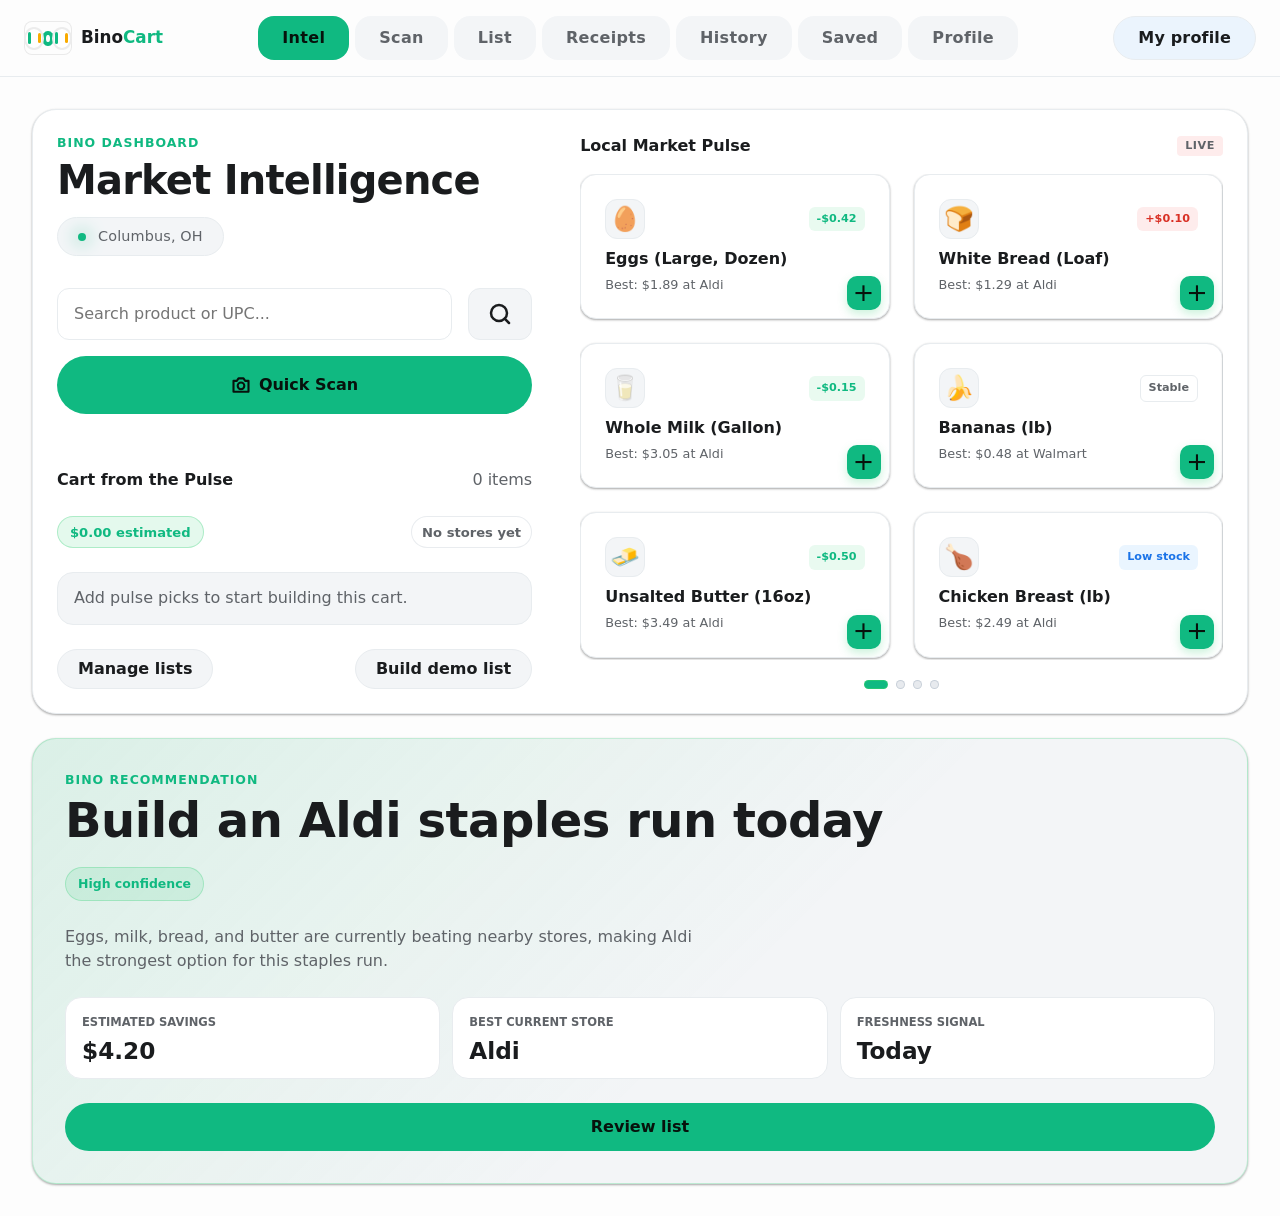
<file: Personal Projects/Barcode Scanner/index.html>
<!doctype html>
<html lang="en">
  <head>
    <meta charset="utf-8" />
    <meta name="viewport" content="width=device-width, initial-scale=1, viewport-fit=cover" />
    <title>BinoCart - Intel</title>
    <link rel="stylesheet" href="styles.css?v=20260702-receipts" />
  </head>
  <body data-page="dashboard">
    <header class="app-nav">
      <a class="brand-mark" href="index.html" aria-label="BinoCart home">
        <span class="bino-logo" aria-hidden="true">
          <span class="bino-lens left"><span></span><span></span><span></span></span>
          <span class="bino-bridge"></span>
          <span class="bino-lens right"><span></span><span></span><span></span></span>
          <span class="bino-smile"></span>
        </span>
        <strong><span>Bino</span><span>Cart</span></strong>
      </a>
      <nav aria-label="Primary">
        <a class="nav-btn active" href="index.html">Intel</a>
        <a class="nav-btn" href="scan.html">Scan</a>
        <a class="nav-btn" href="list.html">List</a>
        <a class="nav-btn" href="receipts.html">Receipts</a>
        <a class="nav-btn" href="history.html">History</a>
        <a class="nav-btn" href="saved.html">Saved</a>
        <a class="nav-btn" href="profile.html">Profile</a>
      </nav>
      <a id="profileButton" class="profile-pill" href="profile.html"><span id="profileName">My profile</span></a>
    </header>

    <main class="app-shell">
      <section class="dashboard-pane" aria-label="Market Dashboard">
        <header class="topbar">
          <div><p class="eyebrow">Bino Dashboard</p><h1>Market Intelligence</h1></div>
          <div class="location-pill" aria-label="Current market"><span class="dot"></span>Columbus, OH</div>
        </header>

        <section class="search-hero">
          <form id="lookupForm" class="manual-lookup" autocomplete="off">
            <div class="lookup-row">
              <input id="upcInput" name="upc" type="text" inputmode="numeric" placeholder="Search product or UPC..." />
              <a href="receipts.html" class="search-trigger" title="Go to Receipt Scanning"><svg viewBox="0 0 24 24" width="24" height="24" stroke="currentColor" fill="none" stroke-width="2.5"><circle cx="11" cy="11" r="8"/><path d="M21 21l-4.35-4.35" stroke-linecap="round"/></svg></a>
            </div>
          </form>
          <a href="scan.html?scan=true" class="primary-btn scan-hero-btn">
            <svg viewBox="0 0 24 24" width="20" height="20" stroke="currentColor" fill="none" stroke-width="2.5" aria-hidden="true">
              <path d="M3 7h4l2-3h6l2 3h4v13H3z" stroke-linejoin="round"/>
              <circle cx="12" cy="13" r="4"/>
            </svg>
            Quick Scan
          </a>
        </section>

        <section class="market-pulse">
          <div class="section-heading"><h3>Local Market Pulse</h3><span class="live-indicator">LIVE</span></div>
          <div id="pulsePages" class="pulse-pages" aria-label="Swipe through Local Market Pulse pages"></div>
          <div id="pulsePagination" class="pulse-pagination" aria-label="Local Market Pulse pages"></div>
        </section>

        <section class="basket-panel" aria-label="Cart from the Pulse">
          <div class="section-heading"><h3>Cart from the Pulse</h3><span id="basketCount">0 items</span></div>
          <div class="basket-summary" aria-label="Cart summary">
            <span id="basketTotal" class="basket-total-pill">$0.00 estimated</span>
            <div id="basketStores" class="basket-store-pills" aria-label="Stores in cart"></div>
          </div>
          <div id="basketList" class="basket-list"></div>
          <div class="basket-actions"><a href="list.html" class="ghost-btn">Manage lists</a><button id="seedBasket" class="ghost-btn" type="button">Build demo list</button></div>
        </section>
      </section>

      <section class="recommendation-panel" aria-label="Bino recommendation">
        <div class="recommendation-header">
          <div>
            <p class="eyebrow">Bino Recommendation</p>
            <h2>Build an Aldi staples run today</h2>
          </div>
        </div>
        <span class="confidence-pill">High confidence</span>
        <p class="recommendation-copy">Eggs, milk, bread, and butter are currently beating nearby stores, making Aldi the strongest option for this staples run.</p>
        <div class="recommendation-metrics" aria-label="Recommendation summary">
          <div><span>Estimated savings</span><strong>$4.20</strong></div>
          <div><span>Best current store</span><strong>Aldi</strong></div>
          <div><span>Freshness signal</span><strong>Today</strong></div>
        </div>
        <div class="recommendation-actions">
          <a class="primary-btn" href="list.html">Review list</a>
        </div>
      </section>
    </main>

    <div id="breakdownModal" class="modal-overlay hidden">
      <div class="modal-card">
        <header class="modal-header">
          <div class="modal-title-group"><span id="modalIcon" class="modal-hero-icon">🥚</span><div><h2 id="modalTitle">Breakdown</h2><p id="modalSubtitle" class="subtle">Local price analysis</p></div></div>
          <button id="closeModal" class="icon-btn">✕</button>
        </header>
        <div class="modal-content">
          <div id="breakdownSummary" class="breakdown-summary"></div>
          <div id="storeDrilldown" class="store-drilldown hidden">
            <div class="drilldown-header"><button id="backToSummary" class="text-btn">← Back</button><h3 id="drilldownStoreName"></h3></div>
            <div id="drilldownList" class="breakdown-list"></div>
          </div>
        </div>
      </div>
    </div>

    <div id="radialMenu" class="radial-menu">
      <button id="menuToggle" class="fab-toggle" aria-label="Open menu">
        <svg viewBox="0 0 24 24" width="32" height="32" stroke-width="3" stroke="currentColor" fill="none"><path d="M12 5v14M5 12h14" stroke-linecap="round"/></svg>
      </button>
      <nav class="radial-items">
        <a class="radial-item" href="index.html" data-label="Market Intel"><svg viewBox="0 0 24 24" width="24" height="24" stroke="currentColor" fill="none" stroke-width="2.5"><path d="M4 20h16M7 14v6M12 10v10M17 6v10" stroke-linecap="round"/></svg></a>
        <a class="radial-item" href="scan.html" data-label="Scan"><svg viewBox="0 0 24 24" width="24" height="24" stroke="currentColor" fill="none" stroke-width="2.5"><path d="M3 7V5a2 2 0 0 1 2-2h2 M17 3h2a2 2 0 0 1 2 2v2 M21 17v2a2 2 0 0 1-2 2h-2 M7 21H5a2 2 0 0 1-2-2v-2 M7 12h10" stroke-linecap="round"/></svg></a>
        <a class="radial-item" href="list.html" data-label="Lists"><svg viewBox="0 0 24 24" width="24" height="24" stroke="currentColor" fill="none" stroke-width="2.5"><path d="M9 7h11M9 12h11M9 17h11M5 7h.01M5 12h.01M5 17h.01" stroke-linecap="round"/></svg></a>
        <a class="radial-item" href="receipts.html" data-label="Receipts"><svg viewBox="0 0 24 24" width="24" height="24" stroke="currentColor" fill="none" stroke-width="2.5"><path d="M4 2v18l2-1 2 1 2-1 2 1 2-1 2 1 2-1V2l-2 1-2-1-2 1-2-1-2 1-2-1-2 1Z M9 7h6M9 11h6M9 15h4" stroke-linecap="round"/></svg></a>
        <a class="radial-item" href="history.html" data-label="History"><svg viewBox="0 0 24 24" width="24" height="24" stroke="currentColor" fill="none" stroke-width="2.5"><path d="M12 8v4l3 3 M21 12a9 9 0 1 1-9-9" stroke-linecap="round"/></svg></a>
        <a class="radial-item" href="saved.html" data-label="Saved"><svg viewBox="0 0 24 24" width="24" height="24" stroke="currentColor" fill="none" stroke-width="2.5"><path d="M12 2l3.09 6.26L22 9.27l-5 4.87 1.18 6.88L12 17.77l-6.18 3.25L7 14.14 2 9.27l6.91-1.01L12 2z" stroke-linecap="round"/></svg></a>
        <a class="radial-item" href="profile.html" data-label="Profile"><svg viewBox="0 0 24 24" width="24" height="24" stroke="currentColor" fill="none" stroke-width="2.5"><path d="M20 21v-2a4 4 0 0 0-4-4H8a4 4 0 0 0-4 4v2 M12 11a4 4 0 1 0 0-8 4 4 0 0 0 0 8z" stroke-linecap="round"/></svg></a>
      </nav>
    </div>
    <div id="radialOverlay" class="radial-overlay"></div>

    <nav class="bottom-navbar">
      <a href="index.html" class="nav-item active">
        <svg viewBox="0 0 24 24" class="nav-icon"><path d="M4 20h16M7 14v6M12 10v10M17 6v10" stroke-width="2.5" stroke="currentColor" fill="none" stroke-linecap="round" stroke-linejoin="round"/></svg>
        Intel
      </a>
      <a href="scan.html" class="nav-item">
        <svg viewBox="0 0 24 24" class="nav-icon"><path d="M3 7V5a2 2 0 0 1 2-2h2 M17 3h2a2 2 0 0 1 2 2v2 M21 17v2a2 2 0 0 1-2 2h-2 M7 21H5a2 2 0 0 1-2-2v-2 M7 12h10" stroke-width="2.5" stroke="currentColor" fill="none" stroke-linecap="round" stroke-linejoin="round"/></svg>
        Scan
      </a>
      <a href="receipts.html" class="nav-item">
        <svg viewBox="0 0 24 24" class="nav-icon"><path d="M4 2v18l2-1 2 1 2-1 2 1 2-1 2 1 2-1V2l-2 1-2-1-2 1-2-1-2 1-2-1-2 1Z M9 7h6M9 11h6M9 15h4" stroke-width="2.5" stroke="currentColor" fill="none" stroke-linecap="round" stroke-linejoin="round"/></svg>
        Rec
      </a>
      <button class="nav-center-action" id="navPlusAction">
        <svg viewBox="0 0 24 24" class="plus-icon"><path d="M12 5v14M5 12h14" stroke-width="3" stroke="currentColor" fill="none" stroke-linecap="round" stroke-linejoin="round"/></svg>
      </button>
      <a href="list.html" class="nav-item">
        <svg viewBox="0 0 24 24" class="nav-icon"><path d="M9 7h11M9 12h11M9 17h11M5 7h.01M5 12h.01M5 17h.01" stroke-width="2.5" stroke="currentColor" fill="none" stroke-linecap="round" stroke-linejoin="round"/></svg>
        Lists
      </a>
      <a href="history.html" class="nav-item">
        <svg viewBox="0 0 24 24" class="nav-icon"><path d="M12 8v4l3 3 M21 12a9 9 0 1 1-9-9" stroke-width="2.5" stroke="currentColor" fill="none" stroke-linecap="round" stroke-linejoin="round"/></svg>
        History
      </a>
      <a href="saved.html" class="nav-item">
        <svg viewBox="0 0 24 24" class="nav-icon"><path d="M12 2l3.09 6.26L22 9.27l-5 4.87 1.18 6.88L12 17.77l-6.18 3.25L7 14.14 2 9.27l6.91-1.01L12 2z" stroke-width="2.5" stroke="currentColor" fill="none" stroke-linecap="round" stroke-linejoin="round"/></svg>
        Saved
      </a>
      <a href="profile.html" class="nav-item">
        <svg viewBox="0 0 24 24" class="nav-icon"><path d="M20 21v-2a4 4 0 0 0-4-4H8a4 4 0 0 0-4 4v2 M12 11a4 4 0 1 0 0-8 4 4 0 0 0 0 8z" stroke-width="2.5" stroke="currentColor" fill="none" stroke-linecap="round" stroke-linejoin="round"/></svg>
        Pro
      </a>
    </nav>

    <div id="actionOverlay" class="action-overlay">
      <div class="action-options">
        <a href="scan.html?scan=true" class="action-btn"><div class="action-icon-circle"><svg viewBox="0 0 24 24" width="32" height="32"><path d="M3 7V5a2 2 0 0 1 2-2h2 M17 3h2a2 2 0 0 1 2 2v2 M21 17v2a2 2 0 0 1-2 2h-2 M7 21H5a2 2 0 0 1-2-2v-2 M7 12h10" stroke-width="2.5" stroke="currentColor" fill="none" stroke-linecap="round" stroke-linejoin="round"/></svg></div><span>Barcode Scan</span></a>
        <a href="receipts.html" class="action-btn"><div class="action-icon-circle"><svg viewBox="0 0 24 24" width="32" height="32"><path d="M4 2v18l2-1 2 1 2-1 2 1 2-1 2 1 2-1V2l-2 1-2-1-2 1-2-1-2 1-2-1-2 1Z M9 7h6M9 11h6M9 15h4" stroke-width="2.5" stroke="currentColor" fill="none" stroke-linecap="round" stroke-linejoin="round"/></svg></div><span>Receipt Scan</span></a>
      </div>
      <button class="close-actions-btn" id="closeActions">✕</button>
    </div>

    <script src="app.js?v=20260702-receipts"></script>
  </body>
</html>
</file>
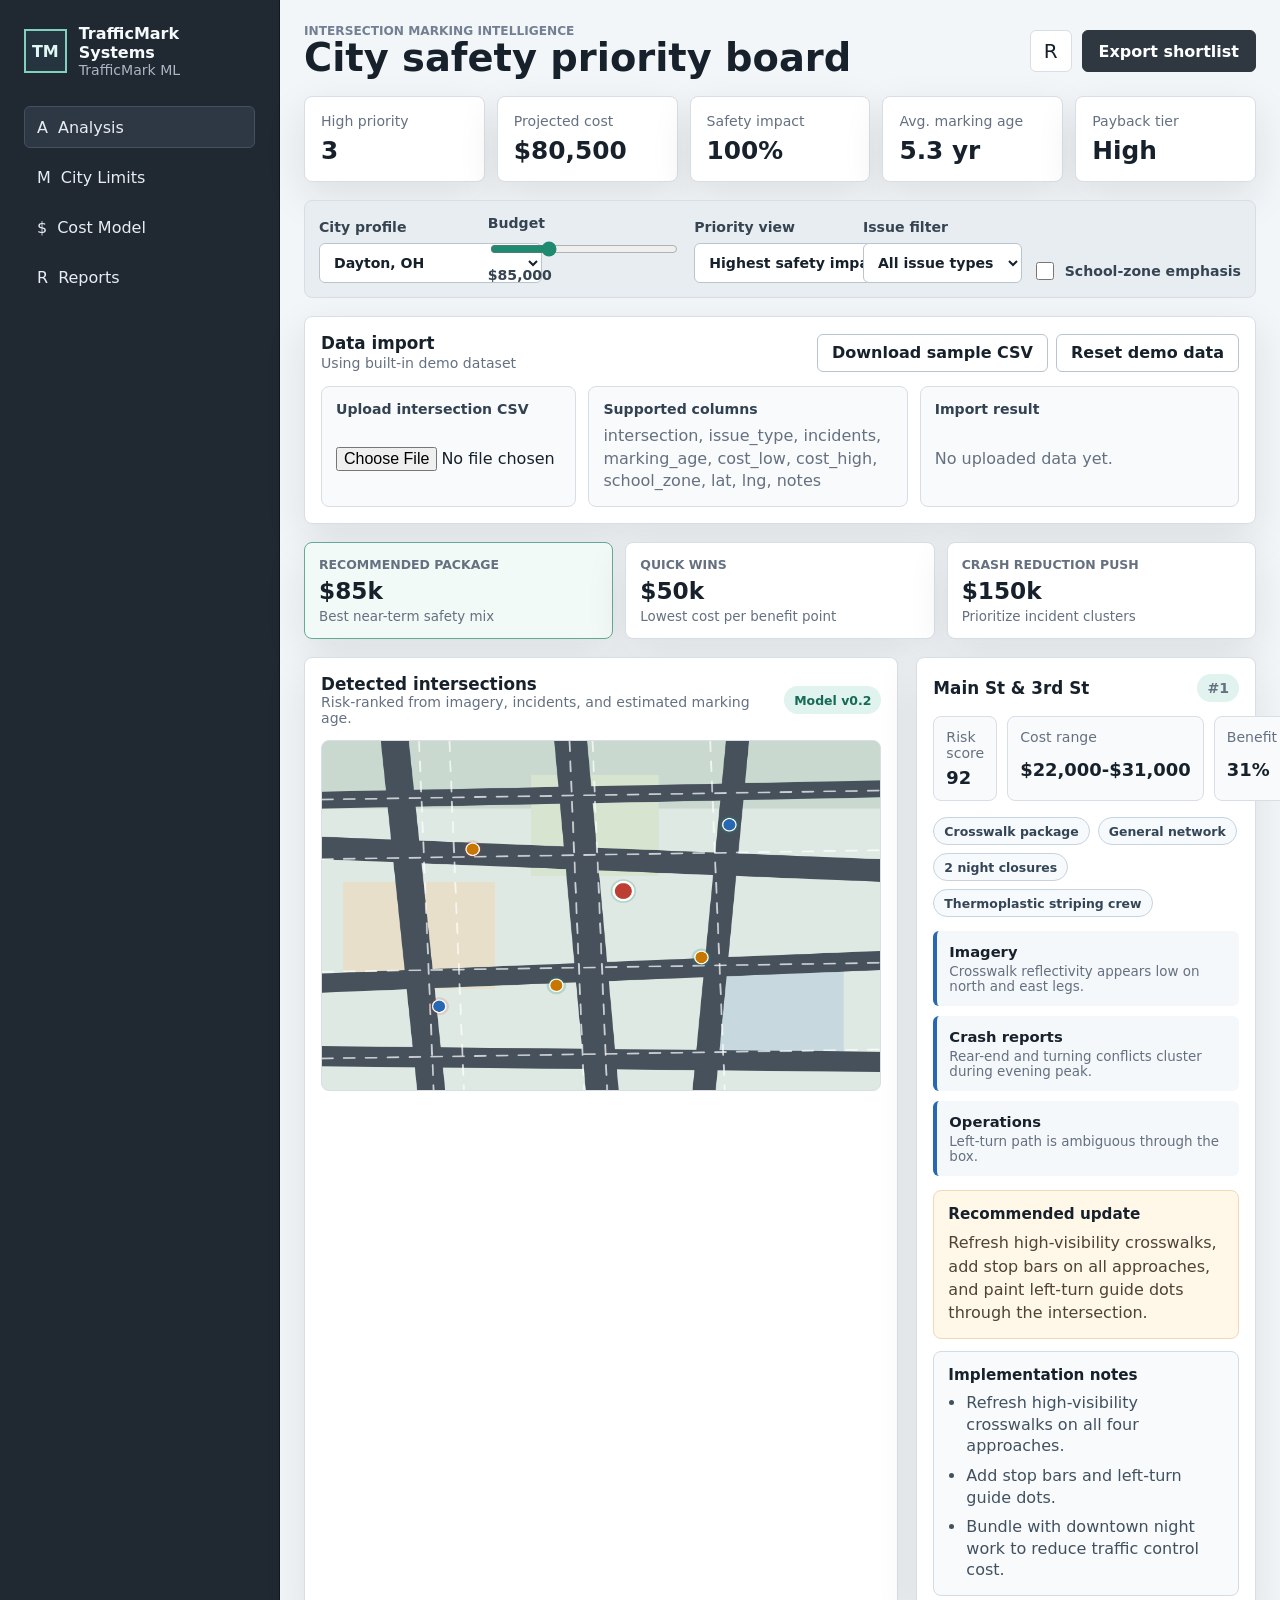
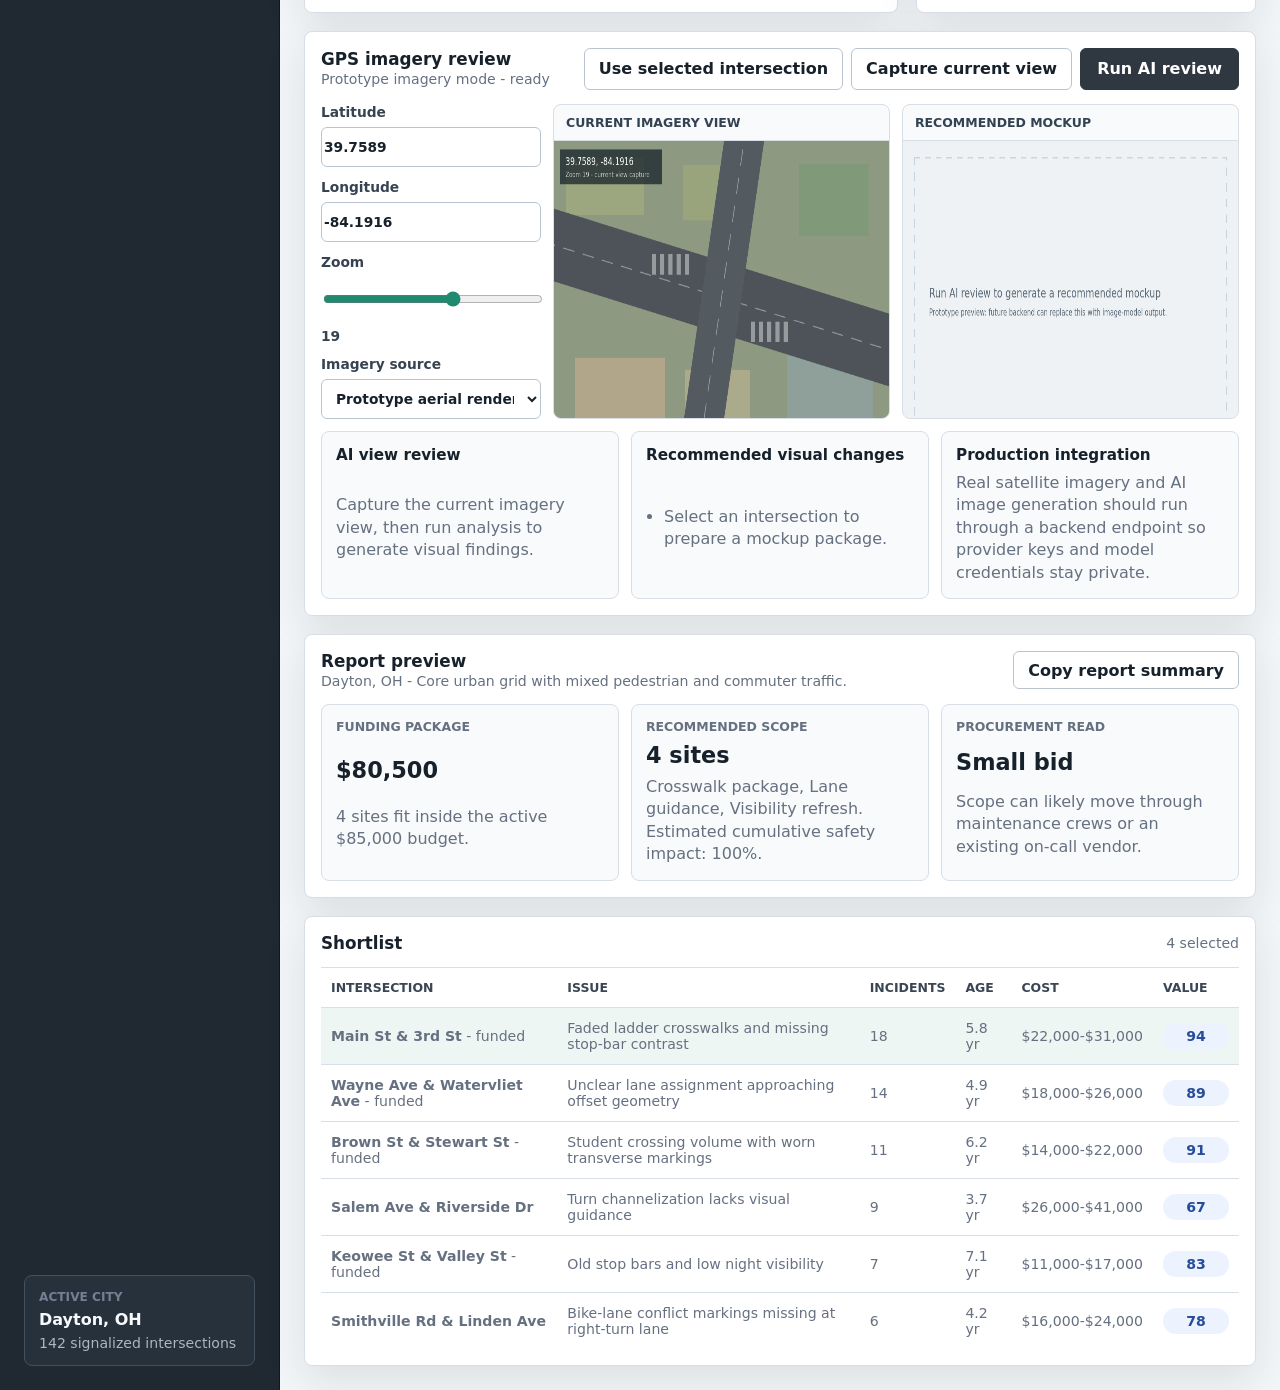
<file: Personal Projects/TrafficMark/index.html>
<!doctype html>
<html lang="en">
  <head>
    <meta charset="UTF-8" />
    <meta name="viewport" content="width=device-width, initial-scale=1.0" />
    <title>TrafficMark ML</title>
    <link rel="stylesheet" href="styles.css" />
  </head>
  <body>
    <div class="app-shell">
      <aside class="sidebar" aria-label="TrafficMark workspace navigation">
        <div class="brand">
          <div class="brand-mark" aria-hidden="true">TM</div>
          <div>
            <div class="brand-name">TrafficMark Systems</div>
            <div class="product-name">TrafficMark ML</div>
          </div>
        </div>

        <nav class="nav-list" aria-label="Primary">
          <button class="nav-item active" type="button"><span aria-hidden="true">A</span>Analysis</button>
          <button class="nav-item" type="button"><span aria-hidden="true">M</span>City Limits</button>
          <button class="nav-item" type="button"><span aria-hidden="true">$</span>Cost Model</button>
          <button class="nav-item" type="button"><span aria-hidden="true">R</span>Reports</button>
        </nav>

        <div class="sidebar-panel">
          <div class="panel-label">Active City</div>
          <strong id="activeCityName">Dayton, OH</strong>
          <span id="activeCityMeta">142 signalized intersections</span>
        </div>
      </aside>

      <main class="workspace">
        <header class="topbar">
          <div>
            <p class="eyebrow">Intersection marking intelligence</p>
            <h1>City safety priority board</h1>
          </div>
          <div class="topbar-actions">
            <button class="icon-button" id="refreshBtn" type="button" title="Refresh analysis" aria-label="Refresh analysis">R</button>
            <button class="primary-button" id="exportBtn" type="button">Export shortlist</button>
          </div>
        </header>

        <section class="metrics" aria-label="Citywide summary">
          <article class="metric"><span>High priority</span><strong id="highPriorityCount">0</strong></article>
          <article class="metric"><span>Projected cost</span><strong id="projectedCost">$0</strong></article>
          <article class="metric"><span>Safety impact</span><strong id="safetyImpact">0%</strong></article>
          <article class="metric"><span>Avg. marking age</span><strong id="avgAge">0 yr</strong></article>
          <article class="metric"><span>Payback tier</span><strong id="paybackTier">-</strong></article>
        </section>

        <section class="controls-band" aria-label="Analysis controls">
          <label>
            City profile
            <select id="citySelect">
              <option value="dayton">Dayton, OH</option>
              <option value="columbus">Columbus pilot district</option>
              <option value="toledo">Toledo riverfront zone</option>
            </select>
          </label>
          <label>
            Budget
            <input id="budgetInput" type="range" min="15000" max="250000" step="5000" value="85000" />
            <output id="budgetOutput">$85,000</output>
          </label>
          <label>
            Priority view
            <select id="prioritySelect">
              <option value="impact">Highest safety impact</option>
              <option value="value">Best cost efficiency</option>
              <option value="age">Oldest markings</option>
              <option value="incidents">Most incidents</option>
            </select>
          </label>
          <label>
            Issue filter
            <select id="issueSelect">
              <option value="all">All issue types</option>
              <option value="crosswalk">Crosswalks</option>
              <option value="lane">Lane guidance</option>
              <option value="bike">Bike conflicts</option>
              <option value="visibility">Night visibility</option>
            </select>
          </label>
          <label class="toggle">
            <input id="schoolZoneToggle" type="checkbox" />
            <span>School-zone emphasis</span>
          </label>
        </section>

        <section class="data-import-section" aria-label="Data import">
          <div class="section-heading">
            <div>
              <h2>Data import</h2>
              <span id="dataSourceLabel">Using built-in demo dataset</span>
            </div>
            <div class="import-actions">
              <button class="secondary-button" id="sampleCsvBtn" type="button">Download sample CSV</button>
              <button class="secondary-button" id="resetDataBtn" type="button">Reset demo data</button>
            </div>
          </div>
          <div class="import-grid">
            <label class="file-drop">
              <span>Upload intersection CSV</span>
              <input id="csvInput" type="file" accept=".csv,text/csv" />
            </label>
            <div class="schema-note">
              <strong>Supported columns</strong>
              <p>intersection, issue_type, incidents, marking_age, cost_low, cost_high, school_zone, lat, lng, notes</p>
            </div>
            <div class="schema-note">
              <strong>Import result</strong>
              <p id="importResult">No uploaded data yet.</p>
            </div>
          </div>
        </section>

        <section class="scenario-strip" aria-label="Budget scenarios">
          <button class="scenario-card active" type="button" data-budget="85000" data-priority="impact">
            <span>Recommended package</span>
            <strong>$85k</strong>
            <small>Best near-term safety mix</small>
          </button>
          <button class="scenario-card" type="button" data-budget="50000" data-priority="value">
            <span>Quick wins</span>
            <strong>$50k</strong>
            <small>Lowest cost per benefit point</small>
          </button>
          <button class="scenario-card" type="button" data-budget="150000" data-priority="incidents">
            <span>Crash reduction push</span>
            <strong>$150k</strong>
            <small>Prioritize incident clusters</small>
          </button>
        </section>

        <div class="content-grid">
          <section class="map-panel" aria-label="City intersection map">
            <div class="map-header">
              <div>
                <h2>Detected intersections</h2>
                <p id="mapCaption">Risk-ranked from imagery, incidents, and estimated marking age.</p>
              </div>
              <span class="status-pill">Model v0.2</span>
            </div>
            <div class="map-stage">
              <canvas id="cityMap" width="920" height="620" aria-label="Illustrated city map with intersection risk points"></canvas>
            </div>
          </section>

          <section class="detail-panel" aria-label="Selected intersection details">
            <div class="section-heading">
              <h2 id="detailTitle">Intersection</h2>
              <span id="detailRank" class="rank-badge">#1</span>
            </div>
            <div class="score-row">
              <div><span>Risk score</span><strong id="riskScore">0</strong></div>
              <div><span>Cost range</span><strong id="costRange">$0</strong></div>
              <div><span>Benefit</span><strong id="benefitScore">0%</strong></div>
            </div>

            <div class="detail-tags" id="detailTags"></div>
            <div class="evidence-list" id="evidenceList"></div>

            <div class="recommendation-box">
              <h3>Recommended update</h3>
              <p id="recommendationText"></p>
            </div>

            <div class="implementation-box">
              <h3>Implementation notes</h3>
              <ul id="implementationList"></ul>
            </div>
          </section>
        </div>

        <section class="imagery-section" aria-label="GPS imagery AI review">
          <div class="section-heading">
            <div>
              <h2>GPS imagery review</h2>
              <span id="imageryStatus">Prototype imagery mode - ready</span>
            </div>
            <div class="import-actions">
              <button class="secondary-button" id="useSelectedBtn" type="button">Use selected intersection</button>
              <button class="secondary-button" id="captureViewBtn" type="button">Capture current view</button>
              <button class="primary-button" id="runAiReviewBtn" type="button">Run AI review</button>
            </div>
          </div>

          <div class="imagery-grid">
            <div class="imagery-controls">
              <label>
                Latitude
                <input id="latInput" type="number" step="0.0001" value="39.7589" />
              </label>
              <label>
                Longitude
                <input id="lngInput" type="number" step="0.0001" value="-84.1916" />
              </label>
              <label>
                Zoom
                <input id="zoomInput" type="range" min="16" max="21" step="1" value="19" />
                <output id="zoomOutput">19</output>
              </label>
              <label>
                Imagery source
                <select id="imagerySourceSelect">
                  <option value="prototype">Prototype aerial render</option>
                  <option value="provider">External satellite provider</option>
                </select>
              </label>
            </div>

            <div class="imagery-canvas-wrap">
              <div class="canvas-label">Current imagery view</div>
              <canvas id="imageryCanvas" width="820" height="520" aria-label="Prototype satellite imagery view"></canvas>
            </div>

            <div class="imagery-canvas-wrap">
              <div class="canvas-label">Recommended mockup</div>
              <canvas id="mockupCanvas" width="820" height="520" aria-label="AI generated recommendation mockup preview"></canvas>
            </div>
          </div>

          <div class="ai-review-grid">
            <article class="ai-panel">
              <h3>AI view review</h3>
              <p id="aiReviewText">Capture the current imagery view, then run analysis to generate visual findings.</p>
            </article>
            <article class="ai-panel">
              <h3>Recommended visual changes</h3>
              <ul id="aiRecommendationList">
                <li>Select an intersection to prepare a mockup package.</li>
              </ul>
            </article>
            <article class="ai-panel">
              <h3>Production integration</h3>
              <p>Real satellite imagery and AI image generation should run through a backend endpoint so provider keys and model credentials stay private.</p>
            </article>
          </div>
        </section>

        <section class="report-section" aria-label="City report preview">
          <div class="section-heading">
            <div>
              <h2>Report preview</h2>
              <span id="reportSubtitle">Draft package for public works review</span>
            </div>
            <button class="secondary-button" id="copyReportBtn" type="button">Copy report summary</button>
          </div>
          <div class="report-grid">
            <article class="report-card">
              <span>Funding package</span>
              <strong id="reportPackage">$0</strong>
              <p id="reportPackageText">No intersections selected.</p>
            </article>
            <article class="report-card">
              <span>Recommended scope</span>
              <strong id="reportScope">0 sites</strong>
              <p id="reportScopeText">Adjust the budget to build a work order.</p>
            </article>
            <article class="report-card">
              <span>Procurement read</span>
              <strong id="reportProcurement">Small bid</strong>
              <p id="reportProcurementText">Uses pavement marking vendors and standard maintenance crews.</p>
            </article>
          </div>
        </section>

        <section class="table-section" aria-label="Prioritized intersections">
          <div class="section-heading">
            <h2>Shortlist</h2>
            <span id="shortlistCount">0 selected</span>
          </div>
          <div class="table-wrap">
            <table>
              <thead>
                <tr>
                  <th>Intersection</th>
                  <th>Issue</th>
                  <th>Incidents</th>
                  <th>Age</th>
                  <th>Cost</th>
                  <th>Value</th>
                </tr>
              </thead>
              <tbody id="intersectionTable"></tbody>
            </table>
          </div>
        </section>
      </main>
    </div>

    <div class="toast" id="toast" role="status" aria-live="polite"></div>
    <script src="app.js?v=imagery-review-1"></script>
  </body>
</html>
</file>
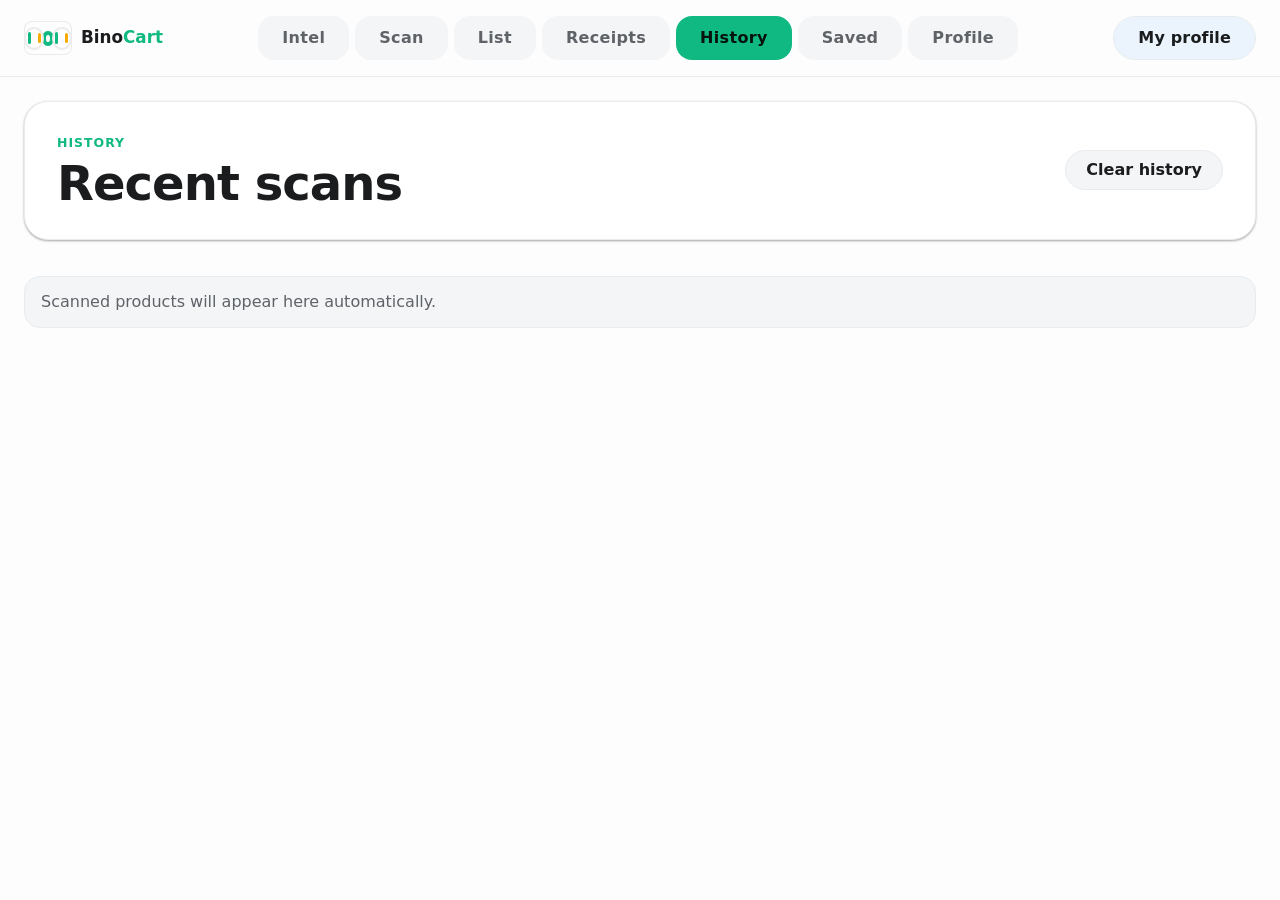
<file: Personal Projects/Barcode Scanner/history.html>
<!doctype html>
<html lang="en">
  <head>
    <meta charset="utf-8" />
    <meta name="viewport" content="width=device-width, initial-scale=1, viewport-fit=cover" />
    <title>BinoCart - History</title>
    <link rel="stylesheet" href="styles.css?v=20260702-receipts" />
  </head>
  <body data-page="history">
    <header class="app-nav">
      <a class="brand-mark" href="index.html" aria-label="BinoCart home">
        <span class="bino-logo" aria-hidden="true">
          <span class="bino-lens left"><span></span><span></span><span></span></span>
          <span class="bino-bridge"></span>
          <span class="bino-lens right"><span></span><span></span><span></span></span>
          <span class="bino-smile"></span>
        </span>
        <strong><span>Bino</span><span>Cart</span></strong>
      </a>
      <nav aria-label="Primary">
        <a class="nav-btn" href="index.html">Intel</a>
        <a class="nav-btn" href="scan.html">Scan</a>
        <a class="nav-btn" href="list.html">List</a>
        <a class="nav-btn" href="receipts.html">Receipts</a>
        <a class="nav-btn active" href="history.html">History</a>
        <a class="nav-btn" href="saved.html">Saved</a>
        <a class="nav-btn" href="profile.html">Profile</a>
      </nav>
      <a id="profileButton" class="profile-pill" href="profile.html"><span id="profileName">My profile</span></a>
    </header>

    <main class="app-page">
      <header class="page-heading">
        <div><p class="eyebrow">History</p><h1>Recent scans</h1></div>
        <button id="clearHistory" class="ghost-btn" type="button">Clear history</button>
      </header>
      <div id="historyList" class="history-list"></div>
    </main>

    <div id="radialMenu" class="radial-menu">
      <button id="menuToggle" class="fab-toggle" aria-label="Open menu">
        <svg viewBox="0 0 24 24" width="32" height="32" stroke-width="3" stroke="currentColor" fill="none"><path d="M12 5v14M5 12h14" stroke-linecap="round"/></svg>
      </button>
      <nav class="radial-items">
        <a class="radial-item" href="index.html" data-label="Market Intel"><svg viewBox="0 0 24 24" width="24" height="24" stroke="currentColor" fill="none" stroke-width="2.5"><path d="M4 20h16M7 14v6M12 10v10M17 6v10" stroke-linecap="round"/></svg></a>
        <a class="radial-item" href="scan.html" data-label="Scan"><svg viewBox="0 0 24 24" width="24" height="24" stroke="currentColor" fill="none" stroke-width="2.5"><path d="M3 7V5a2 2 0 0 1 2-2h2 M17 3h2a2 2 0 0 1 2 2v2 M21 17v2a2 2 0 0 1-2 2h-2 M7 21H5a2 2 0 0 1-2-2v-2 M7 12h10" stroke-linecap="round"/></svg></a>
        <a class="radial-item" href="list.html" data-label="Lists"><svg viewBox="0 0 24 24" width="24" height="24" stroke="currentColor" fill="none" stroke-width="2.5"><path d="M9 7h11M9 12h11M9 17h11M5 7h.01M5 12h.01M5 17h.01" stroke-linecap="round"/></svg></a>
        <a class="radial-item" href="receipts.html" data-label="Receipts"><svg viewBox="0 0 24 24" width="24" height="24" stroke="currentColor" fill="none" stroke-width="2.5"><path d="M4 2v18l2-1 2 1 2-1 2 1 2-1 2 1 2-1V2l-2 1-2-1-2 1-2-1-2 1-2-1-2 1Z M9 7h6M9 11h6M9 15h4" stroke-linecap="round"/></svg></a>
        <a class="radial-item" href="history.html" data-label="History"><svg viewBox="0 0 24 24" width="24" height="24" stroke="currentColor" fill="none" stroke-width="2.5"><path d="M12 8v4l3 3 M21 12a9 9 0 1 1-9-9" stroke-linecap="round"/></svg></a>
        <a class="radial-item" href="saved.html" data-label="Saved"><svg viewBox="0 0 24 24" width="24" height="24" stroke="currentColor" fill="none" stroke-width="2.5"><path d="M12 2l3.09 6.26L22 9.27l-5 4.87 1.18 6.88L12 17.77l-6.18 3.25L7 14.14 2 9.27l6.91-1.01L12 2z" stroke-linecap="round"/></svg></a>
        <a class="radial-item" href="profile.html" data-label="Profile"><svg viewBox="0 0 24 24" width="24" height="24" stroke="currentColor" fill="none" stroke-width="2.5"><path d="M20 21v-2a4 4 0 0 0-4-4H8a4 4 0 0 0-4 4v2 M12 11a4 4 0 1 0 0-8 4 4 0 0 0 0 8z" stroke-linecap="round"/></svg></a>
      </nav>
    </div>
    <div id="radialOverlay" class="radial-overlay"></div>

    <nav class="bottom-navbar">
      <a href="index.html" class="nav-item">
        <svg viewBox="0 0 24 24" class="nav-icon"><path d="M4 20h16M7 14v6M12 10v10M17 6v10" stroke-width="2.5" stroke="currentColor" fill="none" stroke-linecap="round" stroke-linejoin="round"/></svg>
        Intel
      </a>
      <a href="scan.html" class="nav-item">
        <svg viewBox="0 0 24 24" class="nav-icon"><path d="M3 7V5a2 2 0 0 1 2-2h2 M17 3h2a2 2 0 0 1 2 2v2 M21 17v2a2 2 0 0 1-2 2h-2 M7 21H5a2 2 0 0 1-2-2v-2 M7 12h10" stroke-width="2.5" stroke="currentColor" fill="none" stroke-linecap="round" stroke-linejoin="round"/></svg>
        Scan
      </a>
      <a href="receipts.html" class="nav-item">
        <svg viewBox="0 0 24 24" class="nav-icon"><path d="M4 2v18l2-1 2 1 2-1 2 1 2-1 2 1 2-1V2l-2 1-2-1-2 1-2-1-2 1-2-1-2 1Z M9 7h6M9 11h6M9 15h4" stroke-width="2.5" stroke="currentColor" fill="none" stroke-linecap="round" stroke-linejoin="round"/></svg>
        Rec
      </a>
      <button class="nav-center-action" id="navPlusAction">
        <svg viewBox="0 0 24 24" class="plus-icon"><path d="M12 5v14M5 12h14" stroke-width="3" stroke="currentColor" fill="none" stroke-linecap="round" stroke-linejoin="round"/></svg>
      </button>
      <a href="list.html" class="nav-item">
        <svg viewBox="0 0 24 24" class="nav-icon"><path d="M9 7h11M9 12h11M9 17h11M5 7h.01M5 12h.01M5 17h.01" stroke-width="2.5" stroke="currentColor" fill="none" stroke-linecap="round" stroke-linejoin="round"/></svg>
        Lists
      </a>
      <a href="history.html" class="nav-item active">
        <svg viewBox="0 0 24 24" class="nav-icon"><path d="M12 8v4l3 3 M21 12a9 9 0 1 1-9-9" stroke-width="2.5" stroke="currentColor" fill="none" stroke-linecap="round" stroke-linejoin="round"/></svg>
        History
      </a>
      <a href="saved.html" class="nav-item">
        <svg viewBox="0 0 24 24" class="nav-icon"><path d="M12 2l3.09 6.26L22 9.27l-5 4.87 1.18 6.88L12 17.77l-6.18 3.25L7 14.14 2 9.27l6.91-1.01L12 2z" stroke-width="2.5" stroke="currentColor" fill="none" stroke-linecap="round" stroke-linejoin="round"/></svg>
        Saved
      </a>
      <a href="profile.html" class="nav-item">
        <svg viewBox="0 0 24 24" class="nav-icon"><path d="M20 21v-2a4 4 0 0 0-4-4H8a4 4 0 0 0-4 4v2 M12 11a4 4 0 1 0 0-8 4 4 0 0 0 0 8z" stroke-width="2.5" stroke="currentColor" fill="none" stroke-linecap="round" stroke-linejoin="round"/></svg>
        Pro
      </a>
    </nav>

    <div id="actionOverlay" class="action-overlay">
      <div class="action-options">
        <a href="scan.html?scan=true" class="action-btn"><div class="action-icon-circle"><svg viewBox="0 0 24 24" width="32" height="32"><path d="M3 7V5a2 2 0 0 1 2-2h2 M17 3h2a2 2 0 0 1 2 2v2 M21 17v2a2 2 0 0 1-2 2h-2 M7 21H5a2 2 0 0 1-2-2v-2 M7 12h10" stroke-width="2.5" stroke="currentColor" fill="none" stroke-linecap="round" stroke-linejoin="round"/></svg></div><span>Barcode Scan</span></a>
        <a href="receipts.html" class="action-btn"><div class="action-icon-circle"><svg viewBox="0 0 24 24" width="32" height="32"><path d="M4 2v18l2-1 2 1 2-1 2 1 2-1 2 1 2-1V2l-2 1-2-1-2 1-2-1-2 1-2-1-2 1Z M9 7h6M9 11h6M9 15h4" stroke-width="2.5" stroke="currentColor" fill="none" stroke-linecap="round" stroke-linejoin="round"/></svg></div><span>Receipt Scan</span></a>
      </div>
      <button class="close-actions-btn" id="closeActions">✕</button>
    </div>

    <script src="pages.js?v=20260702-receipts"></script>
  </body>
</html>
</file>
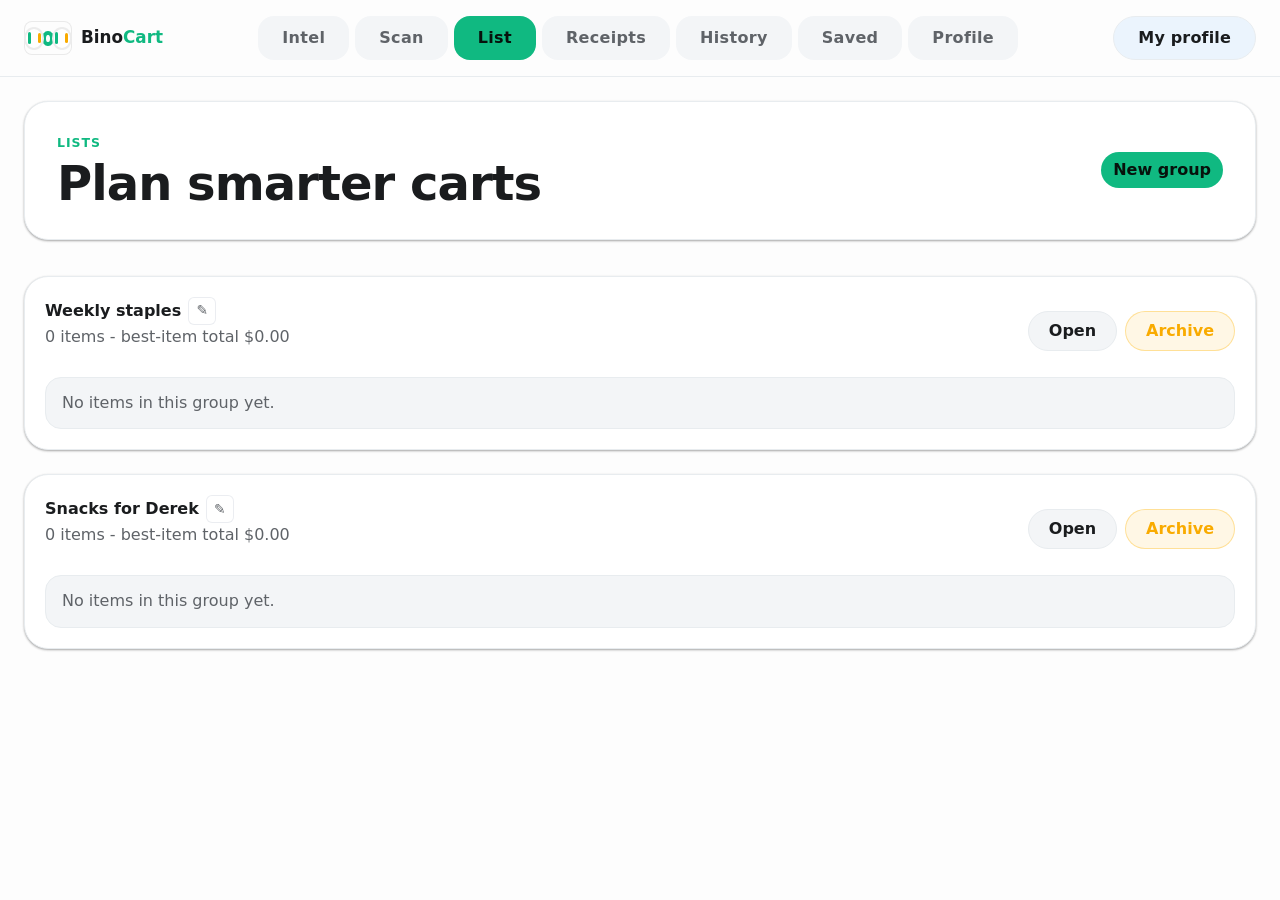
<file: Personal Projects/Barcode Scanner/list.html>
<!doctype html>
<html lang="en">
  <head>
    <meta charset="utf-8" />
    <meta name="viewport" content="width=device-width, initial-scale=1, viewport-fit=cover" />
    <title>BinoCart - Lists</title>
    <link rel="stylesheet" href="styles.css?v=20260702-receipts" />
  </head>
  <body data-page="list">
    <header class="app-nav">
      <a class="brand-mark" href="index.html" aria-label="BinoCart home">
        <span class="bino-logo" aria-hidden="true">
          <span class="bino-lens left"><span></span><span></span><span></span></span>
          <span class="bino-bridge"></span>
          <span class="bino-lens right"><span></span><span></span><span></span></span>
          <span class="bino-smile"></span>
        </span>
        <strong><span>Bino</span><span>Cart</span></strong>
      </a>
      <nav aria-label="Primary">
        <a class="nav-btn" href="index.html">Intel</a>
        <a class="nav-btn" href="scan.html">Scan</a>
        <a class="nav-btn active" href="list.html">List</a>
        <a class="nav-btn" href="receipts.html">Receipts</a>
        <a class="nav-btn" href="history.html">History</a>
        <a class="nav-btn" href="saved.html">Saved</a>
        <a class="nav-btn" href="profile.html">Profile</a>
      </nav>
      <a id="profileButton" class="profile-pill" href="profile.html"><span id="profileName">My profile</span></a>
    </header>

    <main class="app-page">
      <header class="page-heading">
        <div><p class="eyebrow">Lists</p><h1>Plan smarter carts</h1></div>
        <button id="newGroupQuick" class="small-action" type="button">New group</button>
      </header>
      <div id="groupCards" class="group-cards"></div>
    </main>

    <div id="radialMenu" class="radial-menu">
      <button id="menuToggle" class="fab-toggle" aria-label="Open menu">
        <svg viewBox="0 0 24 24" width="32" height="32" stroke-width="3" stroke="currentColor" fill="none"><path d="M12 5v14M5 12h14" stroke-linecap="round"/></svg>
      </button>
      <nav class="radial-items">
        <a class="radial-item" href="index.html" data-label="Market Intel"><svg viewBox="0 0 24 24" width="24" height="24" stroke="currentColor" fill="none" stroke-width="2.5"><path d="M4 20h16M7 14v6M12 10v10M17 6v10" stroke-linecap="round"/></svg></a>
        <a class="radial-item" href="list.html" data-label="Lists"><svg viewBox="0 0 24 24" width="24" height="24" stroke="currentColor" fill="none" stroke-width="2.5"><path d="M9 7h11M9 12h11M9 17h11M5 7h.01M5 12h.01M5 17h.01" stroke-linecap="round"/></svg></a>
        <a class="radial-item" href="receipts.html" data-label="Receipts"><svg viewBox="0 0 24 24" width="24" height="24" stroke="currentColor" fill="none" stroke-width="2.5"><path d="M4 2v18l2-1 2 1 2-1 2 1 2-1 2 1 2-1V2l-2 1-2-1-2 1-2-1-2 1-2-1-2 1Z M9 7h6M9 11h6M9 15h4" stroke-linecap="round"/></svg></a>
        <a class="radial-item" href="history.html" data-label="History"><svg viewBox="0 0 24 24" width="24" height="24" stroke="currentColor" fill="none" stroke-width="2.5"><path d="M12 8v4l3 3 M21 12a9 9 0 1 1-9-9" stroke-linecap="round"/></svg></a>
        <a class="radial-item" href="saved.html" data-label="Saved"><svg viewBox="0 0 24 24" width="24" height="24" stroke="currentColor" fill="none" stroke-width="2.5"><path d="M12 2l3.09 6.26L22 9.27l-5 4.87 1.18 6.88L12 17.77l-6.18 3.25L7 14.14 2 9.27l6.91-1.01L12 2z" stroke-linecap="round"/></svg></a>
        <a class="radial-item" href="profile.html" data-label="Profile"><svg viewBox="0 0 24 24" width="24" height="24" stroke="currentColor" fill="none" stroke-width="2.5"><path d="M20 21v-2a4 4 0 0 0-4-4H8a4 4 0 0 0-4 4v2 M12 11a4 4 0 1 0 0-8 4 4 0 0 0 0 8z" stroke-linecap="round"/></svg></a>
      </nav>
    </div>
    <div id="radialOverlay" class="radial-overlay"></div>

    <nav class="bottom-navbar">
      <a href="index.html" class="nav-item">
        <svg viewBox="0 0 24 24" class="nav-icon"><path d="M4 20h16M7 14v6M12 10v10M17 6v10" stroke-width="2.5" stroke="currentColor" fill="none" stroke-linecap="round" stroke-linejoin="round"/></svg>
        Intel
      </a>
      <a href="list.html" class="nav-item active">
        <svg viewBox="0 0 24 24" class="nav-icon"><path d="M9 7h11M9 12h11M9 17h11M5 7h.01M5 12h.01M5 17h.01" stroke-width="2.5" stroke="currentColor" fill="none" stroke-linecap="round" stroke-linejoin="round"/></svg>
        Lists
      </a>
      <a href="receipts.html" class="nav-item">
        <svg viewBox="0 0 24 24" class="nav-icon"><path d="M4 2v18l2-1 2 1 2-1 2 1 2-1 2 1 2-1V2l-2 1-2-1-2 1-2-1-2 1-2-1-2 1Z M9 7h6M9 11h6M9 15h4" stroke-width="2.5" stroke="currentColor" fill="none" stroke-linecap="round" stroke-linejoin="round"/></svg>
        Rec
      </a>
      <button class="nav-center-action" id="navPlusAction">
        <svg viewBox="0 0 24 24" class="plus-icon"><path d="M12 5v14M5 12h14" stroke-width="3" stroke="currentColor" fill="none" stroke-linecap="round" stroke-linejoin="round"/></svg>
      </button>
      <a href="history.html" class="nav-item">
        <svg viewBox="0 0 24 24" class="nav-icon"><path d="M12 8v4l3 3 M21 12a9 9 0 1 1-9-9" stroke-width="2.5" stroke="currentColor" fill="none" stroke-linecap="round" stroke-linejoin="round"/></svg>
        History
      </a>
      <a href="saved.html" class="nav-item">
        <svg viewBox="0 0 24 24" class="nav-icon"><path d="M12 2l3.09 6.26L22 9.27l-5 4.87 1.18 6.88L12 17.77l-6.18 3.25L7 14.14 2 9.27l6.91-1.01L12 2z" stroke-width="2.5" stroke="currentColor" fill="none" stroke-linecap="round" stroke-linejoin="round"/></svg>
        Saved
      </a>
      <a href="profile.html" class="nav-item">
        <svg viewBox="0 0 24 24" class="nav-icon"><path d="M20 21v-2a4 4 0 0 0-4-4H8a4 4 0 0 0-4 4v2 M12 11a4 4 0 1 0 0-8 4 4 0 0 0 0 8z" stroke-width="2.5" stroke="currentColor" fill="none" stroke-linecap="round" stroke-linejoin="round"/></svg>
        Pro
      </a>
    </nav>

    <div id="actionOverlay" class="action-overlay">
      <div class="action-options">
        <a href="scan.html?scan=true" class="action-btn">
          <div class="action-icon-circle">
            <svg viewBox="0 0 24 24" width="32" height="32"><path d="M3 7V5a2 2 0 0 1 2-2h2 M17 3h2a2 2 0 0 1 2 2v2 M21 17v2a2 2 0 0 1-2 2h-2 M7 21H5a2 2 0 0 1-2-2v-2 M7 12h10" stroke-width="2.5" stroke="currentColor" fill="none" stroke-linecap="round" stroke-linejoin="round"/></svg>
          </div>
          <span>Barcode Scan</span>
        </a>
        <a href="receipts.html" class="action-btn">
          <div class="action-icon-circle">
            <svg viewBox="0 0 24 24" width="32" height="32"><path d="M4 2v18l2-1 2 1 2-1 2 1 2-1 2 1 2-1V2l-2 1-2-1-2 1-2-1-2 1-2-1-2 1Z M9 7h6M9 11h6M9 15h4" stroke-width="2.5" stroke="currentColor" fill="none" stroke-linecap="round" stroke-linejoin="round"/></svg>
          </div>
          <span>Receipt Scan</span>
        </a>
      </div>
      <button class="close-actions-btn" id="closeActions">✕</button>
    </div>

    <script src="pages.js?v=20260702-receipts"></script>
  </body>
</html>
</file>
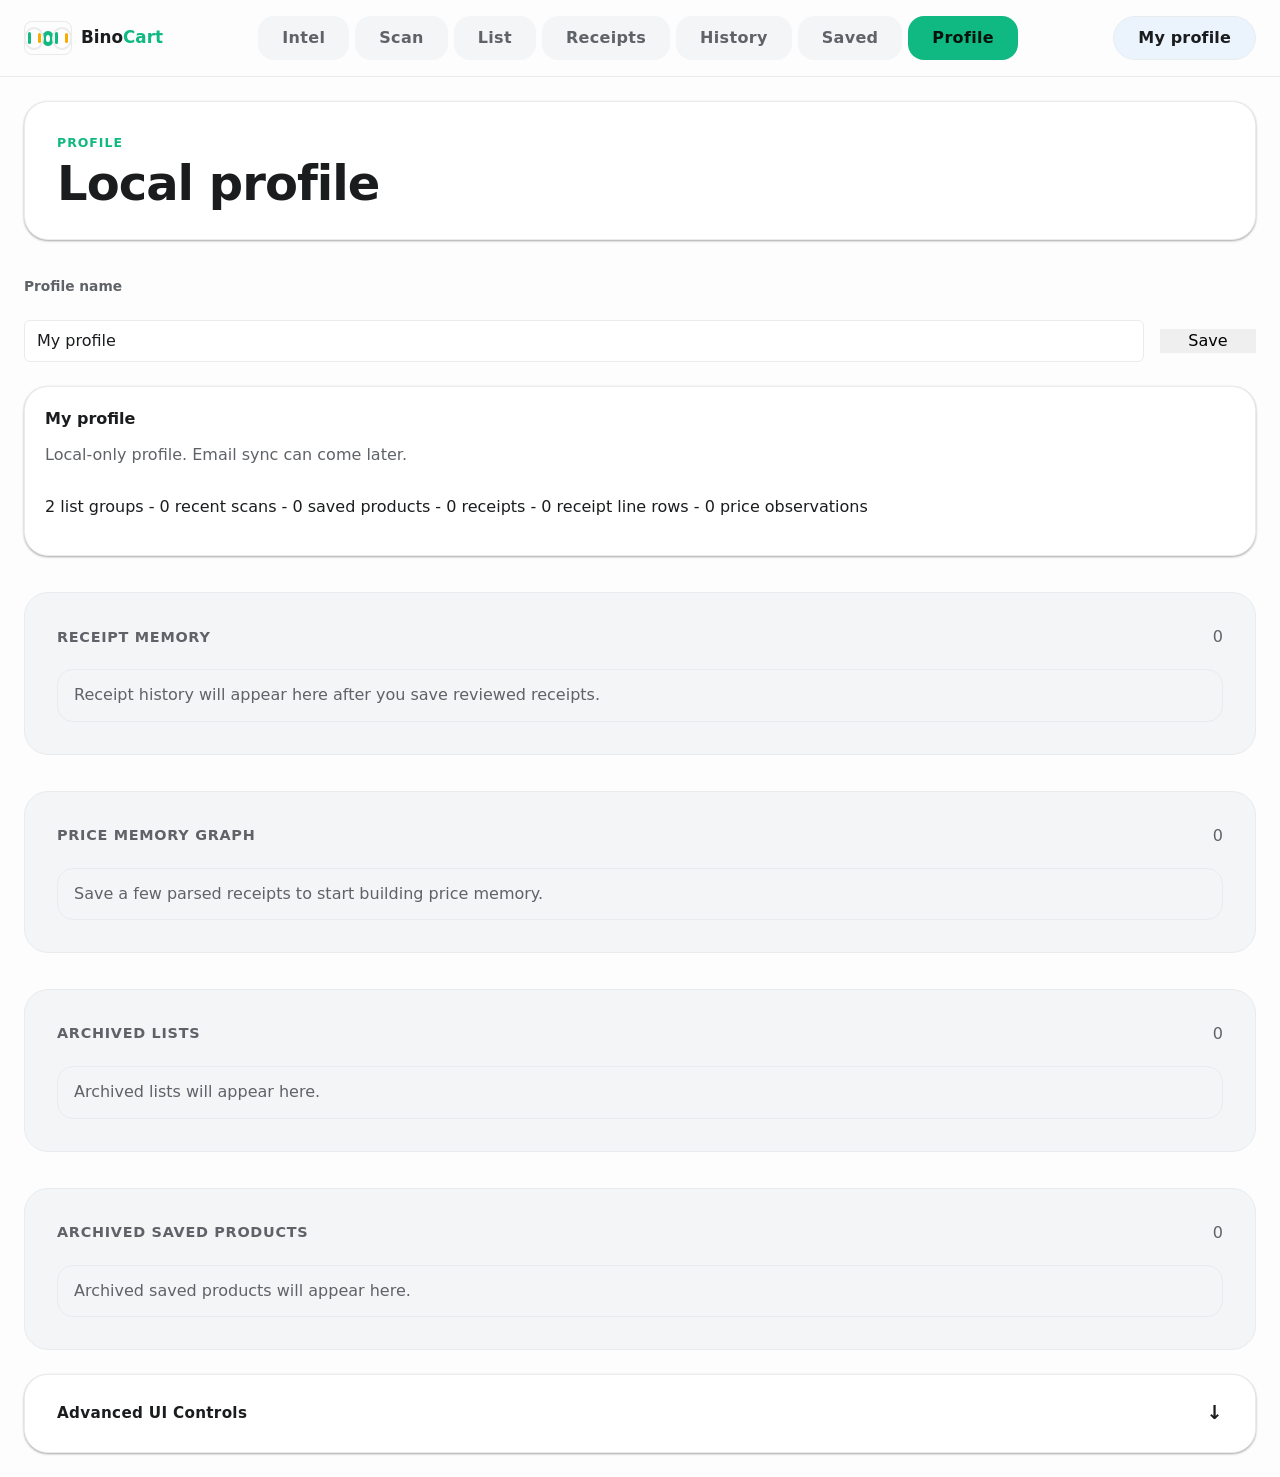
<file: Personal Projects/Barcode Scanner/profile.html>
<!doctype html>
<html lang="en">
  <head>
    <meta charset="utf-8" />
    <meta name="viewport" content="width=device-width, initial-scale=1, viewport-fit=cover" />
    <title>BinoCart - Profile</title>
    <link rel="stylesheet" href="styles.css?v=20260702-receipts" />
  </head>
  <body data-page="profile">
    <header class="app-nav">
      <a class="brand-mark" href="index.html" aria-label="BinoCart home">
        <span class="bino-logo" aria-hidden="true">
          <span class="bino-lens left"><span></span><span></span><span></span></span>
          <span class="bino-bridge"></span>
          <span class="bino-lens right"><span></span><span></span><span></span></span>
          <span class="bino-smile"></span>
        </span>
        <strong><span>Bino</span><span>Cart</span></strong>
      </a>
      <nav aria-label="Primary">
        <a class="nav-btn" href="index.html">Intel</a>
        <a class="nav-btn" href="scan.html">Scan</a>
        <a class="nav-btn" href="list.html">List</a>
        <a class="nav-btn" href="receipts.html">Receipts</a>
        <a class="nav-btn" href="history.html">History</a>
        <a class="nav-btn" href="saved.html">Saved</a>
        <a class="nav-btn active" href="profile.html">Profile</a>
      </nav>
      <a id="profileButton" class="profile-pill active" href="profile.html"><span id="profileName">My profile</span></a>
    </header>

    <main class="app-page">
      <header class="page-heading">
        <div><p class="eyebrow">Profile</p><h1>Local profile</h1></div>
      </header>
      <form id="profileForm" class="profile-form" autocomplete="off">
        <label for="profileNameInput">Profile name</label>
        <div class="lookup-row">
          <input id="profileNameInput" type="text" placeholder="My profile" />
          <button type="submit">Save</button>
        </div>
      </form>
      <div id="profileStats" class="profile-stats"></div>
      <details class="dev-settings">
        <summary class="dev-summary">Advanced UI Controls</summary>
        <div class="dev-content">
          <div class="settings-row">
            <label class="toggle-switch">
              <input type="checkbox" id="showLabelsToggle" />
              <span class="slider"></span>
              Show menu labels
            </label>
          </div>
          <div class="settings-row">
            <label class="toggle-switch">
              <input type="checkbox" id="pulsePreviewToggle" />
              <span class="slider"></span>
              Show next Pulse preview
            </label>
            <p class="setting-hint">When off, the Pulse carousel settles with only the active page visible.</p>
          </div>
          <div class="settings-row">
            <label class="toggle-switch">
              <input type="checkbox" id="pulseFastSnapToggle" />
              <span class="slider"></span>
              Fast Pulse snap
            </label>
            <p class="setting-hint">Shortens the delay before the carousel settles after a swipe.</p>
          </div>
          <div class="settings-row">
            <label class="toggle-switch">
              <input type="checkbox" id="receiptDebugToggle" />
              <span class="slider"></span>
              Receipt parse debug log
            </label>
            <p class="setting-hint">Shows receipt image, OpenAI parse, and database save steps on the Receipts page.</p>
          </div>
          <div class="settings-row">
            <label for="blurRange" class="setting-label">Menu background blur</label>
            <div class="range-container">
              <input type="range" id="blurRange" min="0" max="20" step="1" value="2" />
              <span id="blurValue">2px</span>
            </div>
          </div>
        </div>
      </details>
    </main>

    <div id="receiptDetailModal" class="modal-overlay hidden">
      <article class="modal-card receipt-detail-modal" role="dialog" aria-modal="true" aria-labelledby="receiptDetailTitle">
        <header class="modal-header">
          <div>
            <p class="eyebrow">Receipt detail</p>
            <h2 id="receiptDetailTitle">Receipt</h2>
          </div>
          <button id="closeReceiptDetail" class="icon-edit-btn" type="button" aria-label="Close receipt detail">x</button>
        </header>
        <div id="receiptDetailContent" class="modal-content"></div>
      </article>
    </div>

    <div id="radialMenu" class="radial-menu">
      <button id="menuToggle" class="fab-toggle" aria-label="Open menu">
        <svg viewBox="0 0 24 24" width="32" height="32" stroke-width="3" stroke="currentColor" fill="none"><path d="M12 5v14M5 12h14" stroke-linecap="round"/></svg>
      </button>
      <nav class="radial-items">
        <a class="radial-item" href="index.html" data-label="Market Intel"><svg viewBox="0 0 24 24" width="24" height="24" stroke="currentColor" fill="none" stroke-width="2.5"><path d="M4 20h16M7 14v6M12 10v10M17 6v10" stroke-linecap="round"/></svg></a>
        <a class="radial-item" href="list.html" data-label="Lists"><svg viewBox="0 0 24 24" width="24" height="24" stroke="currentColor" fill="none" stroke-width="2.5"><path d="M9 7h11M9 12h11M9 17h11M5 7h.01M5 12h.01M5 17h.01" stroke-linecap="round"/></svg></a>
        <a class="radial-item" href="receipts.html" data-label="Receipts"><svg viewBox="0 0 24 24" width="24" height="24" stroke="currentColor" fill="none" stroke-width="2.5"><path d="M4 2v18l2-1 2 1 2-1 2 1 2-1 2 1 2-1V2l-2 1-2-1-2 1-2-1-2 1-2-1-2 1Z M9 7h6M9 11h6M9 15h4" stroke-linecap="round"/></svg></a>
        <a class="radial-item" href="history.html" data-label="History"><svg viewBox="0 0 24 24" width="24" height="24" stroke="currentColor" fill="none" stroke-width="2.5"><path d="M12 8v4l3 3 M21 12a9 9 0 1 1-9-9" stroke-linecap="round"/></svg></a>
        <a class="radial-item" href="saved.html" data-label="Saved"><svg viewBox="0 0 24 24" width="24" height="24" stroke="currentColor" fill="none" stroke-width="2.5"><path d="M12 2l3.09 6.26L22 9.27l-5 4.87 1.18 6.88L12 17.77l-6.18 3.25L7 14.14 2 9.27l6.91-1.01L12 2z" stroke-linecap="round"/></svg></a>
        <a class="radial-item" href="profile.html" data-label="Profile"><svg viewBox="0 0 24 24" width="24" height="24" stroke="currentColor" fill="none" stroke-width="2.5"><path d="M20 21v-2a4 4 0 0 0-4-4H8a4 4 0 0 0-4 4v2 M12 11a4 4 0 1 0 0-8 4 4 0 0 0 0 8z" stroke-linecap="round"/></svg></a>
      </nav>
    </div>
    <div id="radialOverlay" class="radial-overlay"></div>

    <nav class="bottom-navbar">
      <a href="index.html" class="nav-item">
        <svg viewBox="0 0 24 24" class="nav-icon"><path d="M4 20h16M7 14v6M12 10v10M17 6v10" stroke-width="2.5" stroke="currentColor" fill="none" stroke-linecap="round" stroke-linejoin="round"/></svg>
        Intel
      </a>
      <a href="scan.html" class="nav-item">
        <svg viewBox="0 0 24 24" class="nav-icon"><path d="M3 7V5a2 2 0 0 1 2-2h2 M17 3h2a2 2 0 0 1 2 2v2 M21 17v2a2 2 0 0 1-2 2h-2 M7 21H5a2 2 0 0 1-2-2v-2 M7 12h10" stroke-width="2.5" stroke="currentColor" fill="none" stroke-linecap="round" stroke-linejoin="round"/></svg>
        Scan
      </a>
      <a href="receipts.html" class="nav-item">
        <svg viewBox="0 0 24 24" class="nav-icon"><path d="M4 2v18l2-1 2 1 2-1 2 1 2-1 2 1 2-1V2l-2 1-2-1-2 1-2-1-2 1-2-1-2 1Z M9 7h6M9 11h6M9 15h4" stroke-width="2.5" stroke="currentColor" fill="none" stroke-linecap="round" stroke-linejoin="round"/></svg>
        Rec
      </a>
      <button class="nav-center-action" id="navPlusAction">
        <svg viewBox="0 0 24 24" class="plus-icon"><path d="M12 5v14M5 12h14" stroke-width="3" stroke="currentColor" fill="none" stroke-linecap="round" stroke-linejoin="round"/></svg>
      </button>
      <a href="list.html" class="nav-item">
        <svg viewBox="0 0 24 24" class="nav-icon"><path d="M9 7h11M9 12h11M9 17h11M5 7h.01M5 12h.01M5 17h.01" stroke-width="2.5" stroke="currentColor" fill="none" stroke-linecap="round" stroke-linejoin="round"/></svg>
        Lists
      </a>
      <a href="history.html" class="nav-item">
        <svg viewBox="0 0 24 24" class="nav-icon"><path d="M12 8v4l3 3 M21 12a9 9 0 1 1-9-9" stroke-width="2.5" stroke="currentColor" fill="none" stroke-linecap="round" stroke-linejoin="round"/></svg>
        History
      </a>
      <a href="saved.html" class="nav-item">
        <svg viewBox="0 0 24 24" class="nav-icon"><path d="M12 2l3.09 6.26L22 9.27l-5 4.87 1.18 6.88L12 17.77l-6.18 3.25L7 14.14 2 9.27l6.91-1.01L12 2z" stroke-width="2.5" stroke="currentColor" fill="none" stroke-linecap="round" stroke-linejoin="round"/></svg>
        Saved
      </a>
      <a href="profile.html" class="nav-item active">
        <svg viewBox="0 0 24 24" class="nav-icon"><path d="M20 21v-2a4 4 0 0 0-4-4H8a4 4 0 0 0-4 4v2 M12 11a4 4 0 1 0 0-8 4 4 0 0 0 0 8z" stroke-width="2.5" stroke="currentColor" fill="none" stroke-linecap="round" stroke-linejoin="round"/></svg>
        Pro
      </a>
    </nav>

    <div id="actionOverlay" class="action-overlay">
      <div class="action-options">
        <a href="scan.html?scan=true" class="action-btn">
          <div class="action-icon-circle">
            <svg viewBox="0 0 24 24" width="32" height="32"><path d="M3 7V5a2 2 0 0 1 2-2h2 M17 3h2a2 2 0 0 1 2 2v2 M21 17v2a2 2 0 0 1-2 2h-2 M7 21H5a2 2 0 0 1-2-2v-2 M7 12h10" stroke-width="2.5" stroke="currentColor" fill="none" stroke-linecap="round" stroke-linejoin="round"/></svg>
          </div>
          <span>Barcode Scan</span>
        </a>
        <a href="receipts.html" class="action-btn">
          <div class="action-icon-circle">
            <svg viewBox="0 0 24 24" width="32" height="32"><path d="M4 2v18l2-1 2 1 2-1 2 1 2-1 2 1 2-1V2l-2 1-2-1-2 1-2-1-2 1-2-1-2 1Z M9 7h6M9 11h6M9 15h4" stroke-width="2.5" stroke="currentColor" fill="none" stroke-linecap="round" stroke-linejoin="round"/></svg>
          </div>
          <span>Receipt Scan</span>
        </a>
      </div>
      <button class="close-actions-btn" id="closeActions">✕</button>
    </div>

    <script src="pages.js?v=20260702-receipts"></script>
  </body>
</html>
</file>
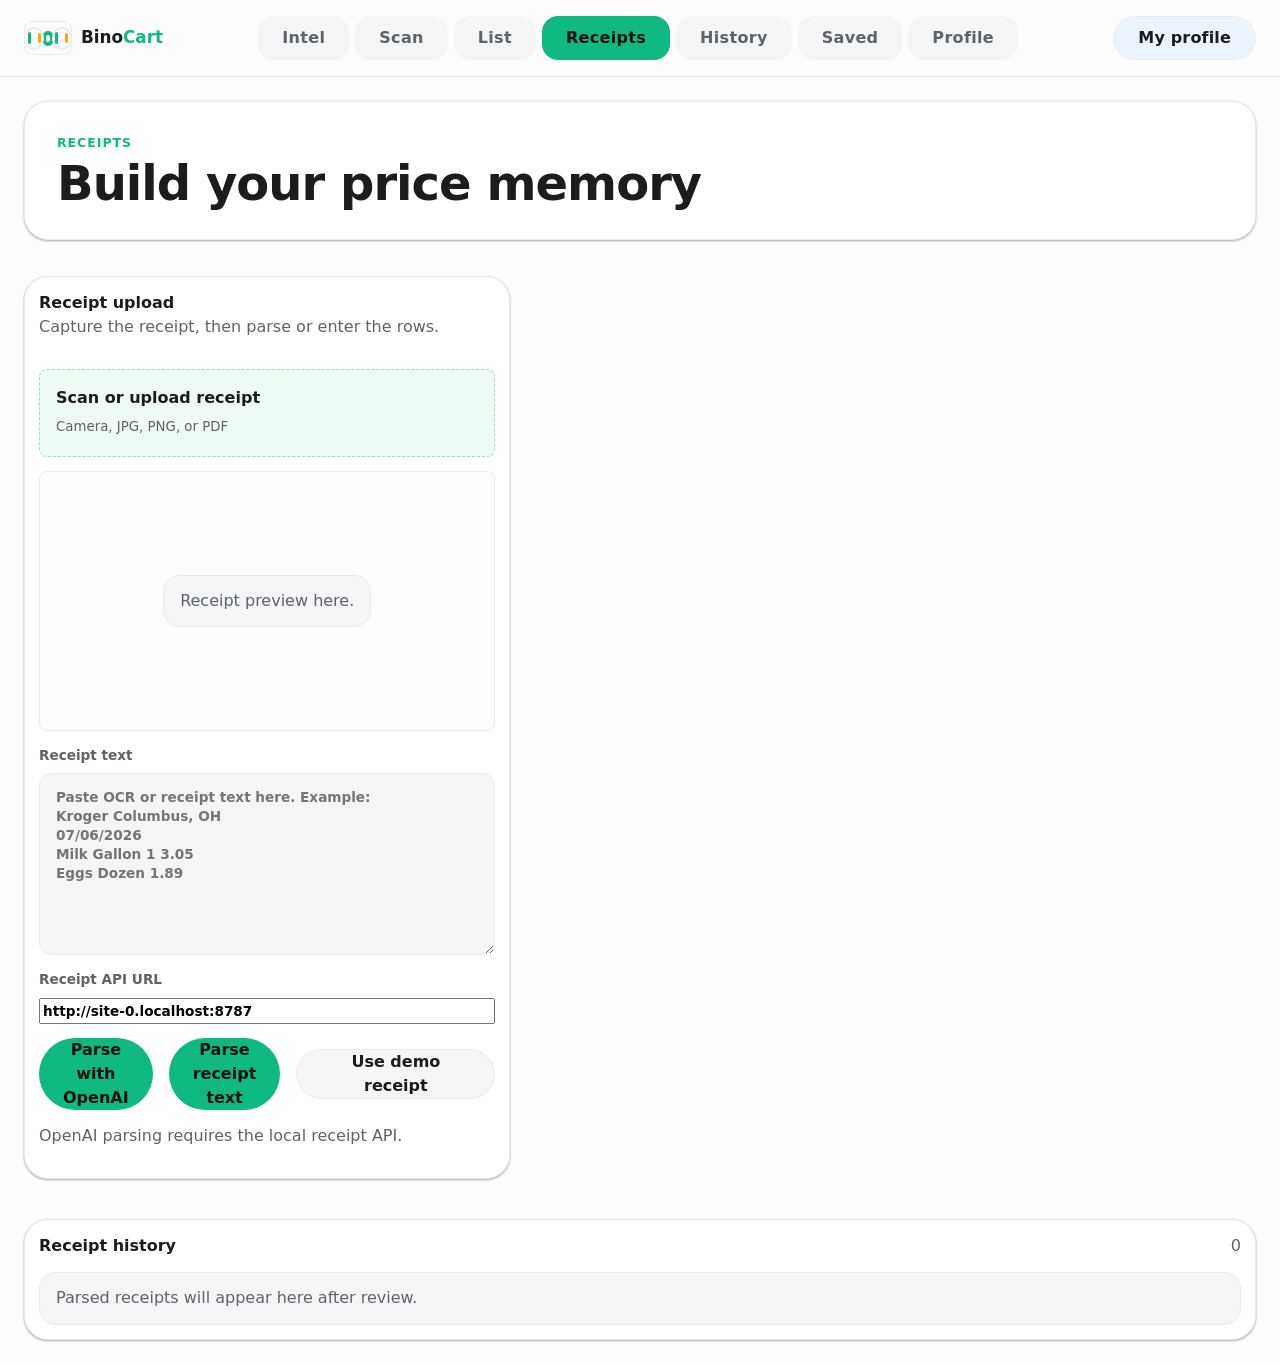
<file: Personal Projects/Barcode Scanner/receipts.html>
<!doctype html>
<html lang="en">
  <head>
    <meta charset="utf-8" />
    <meta name="viewport" content="width=device-width, initial-scale=1, viewport-fit=cover" />
    <title>BinoCart - Receipts</title>
    <link rel="stylesheet" href="styles.css?v=20260702-receipts" />
  </head>
  <body data-page="receipts">
    <header class="app-nav">
      <a class="brand-mark" href="index.html" aria-label="BinoCart home">
        <span class="bino-logo" aria-hidden="true">
          <span class="bino-lens left"><span></span><span></span><span></span></span>
          <span class="bino-bridge"></span>
          <span class="bino-lens right"><span></span><span></span><span></span></span>
          <span class="bino-smile"></span>
        </span>
        <strong><span>Bino</span><span>Cart</span></strong>
      </a>
      <nav aria-label="Primary">
        <a class="nav-btn" href="index.html">Intel</a>
        <a class="nav-btn" href="scan.html">Scan</a>
        <a class="nav-btn" href="list.html">List</a>
        <a class="nav-btn active" href="receipts.html">Receipts</a>
        <a class="nav-btn" href="history.html">History</a>
        <a class="nav-btn" href="saved.html">Saved</a>
        <a class="nav-btn" href="profile.html">Profile</a>
      </nav>
      <a id="profileButton" class="profile-pill" href="profile.html"><span id="profileName">My profile</span></a>
    </header>

    <main class="app-page">
      <header class="page-heading">
        <div><p class="eyebrow">Receipts</p><h1>Build your price memory</h1></div>
      </header>
      <section class="receipt-workspace">
        <article class="receipt-upload-panel">
          <div class="section-heading"><div><h3>Receipt upload</h3><p class="subtle">Capture the receipt, then parse or enter the rows.</p></div></div>
          <label class="file-drop" for="receiptFile"><span>Scan or upload receipt</span><small id="receiptFileName">Camera, JPG, PNG, or PDF</small></label>
          <input id="receiptFile" class="hidden-file" type="file" accept="image/*,.pdf" capture="environment" />
          <div id="receiptPreview" class="receipt-preview"><div class="basket-empty">Receipt preview here.</div></div>
          <label class="receipt-text-entry">
            Receipt text
            <textarea id="receiptTextInput" rows="8" placeholder="Paste OCR or receipt text here. Example:&#10;Kroger Columbus, OH&#10;07/06/2026&#10;Milk Gallon 1 3.05&#10;Eggs Dozen 1.89"></textarea>
          </label>
          <label class="receipt-text-entry">
            Receipt API URL
            <input id="receiptApiBase" type="url" placeholder="http://127.0.0.1:8787 or Codespaces forwarded URL" />
          </label>
          <div class="basket-actions receipt-intake-actions">
            <button id="parseReceiptOpenAI" class="primary-btn" type="button">Parse with OpenAI</button>
            <button id="parseReceiptText" class="primary-btn" type="button">Parse receipt text</button>
            <button id="parseReceiptDemo" class="ghost-btn" type="button">Use demo receipt</button>
          </div>
          <p id="receiptApiStatus" class="subtle receipt-api-status">OpenAI parsing requires the local receipt API.</p>
          <div id="receiptDebugLog" class="receipt-debug-log hidden" aria-live="polite"></div>
        </article>
        <form id="receiptForm" class="receipt-review-panel hidden" autocomplete="off">
          <div class="section-heading"><div><h3>Review receipt</h3><p class="subtle">Confirm names and prices.</p></div></div>
          <div class="receipt-fields receipt-card-section">
            <label>Store<input id="receiptStore" type="text" /></label>
            <label>Location<input id="receiptLocation" type="text" /></label>
            <label>Date<input id="receiptDate" type="date" /></label>
          </div>
          <div class="receipt-items-heading">
            <div><span>Parsed line items</span><small>Item, Barcode / UPC, quantity, and price</small></div>
          </div>
          <div id="receiptItems" class="receipt-items"></div>
          <button id="addReceiptItem" class="ghost-btn" type="button">Add item row</button>
          <div id="receiptReviewSummary" class="receipt-review-summary"></div>
          <div class="receipt-totals receipt-card-section">
            <label>Subtotal<input id="receiptSubtotal" type="number" step="0.01" /></label>
            <label>Tax<input id="receiptTax" type="number" step="0.01" /></label>
            <label>Total<input id="receiptTotal" type="number" step="0.01" /></label>
          </div>
          <div class="basket-actions"><button class="small-action" type="submit">Save receipt</button><button id="resetReceiptReview" class="ghost-btn" type="button">Clear</button></div>
        </form>
      </section>
      <section class="receipt-history-section">
        <div class="section-heading"><h3>Receipt history</h3><span id="receiptHistoryCount">0</span></div>
        <div id="receiptHistory" class="history-list"></div>
      </section>
    </main>

    <div id="radialMenu" class="radial-menu">
      <button id="menuToggle" class="fab-toggle" aria-label="Open menu">
        <svg viewBox="0 0 24 24" width="32" height="32" stroke-width="3" stroke="currentColor" fill="none"><path d="M12 5v14M5 12h14" stroke-linecap="round"/></svg>
      </button>
      <nav class="radial-items">
        <a class="radial-item" href="index.html" data-label="Market Intel"><svg viewBox="0 0 24 24" width="24" height="24" stroke="currentColor" fill="none" stroke-width="2.5"><path d="M4 20h16M7 14v6M12 10v10M17 6v10" stroke-linecap="round"/></svg></a>
        <a class="radial-item" href="scan.html" data-label="Scan"><svg viewBox="0 0 24 24" width="24" height="24" stroke="currentColor" fill="none" stroke-width="2.5"><path d="M3 7V5a2 2 0 0 1 2-2h2 M17 3h2a2 2 0 0 1 2 2v2 M21 17v2a2 2 0 0 1-2 2h-2 M7 21H5a2 2 0 0 1-2-2v-2 M7 12h10" stroke-linecap="round"/></svg></a>
        <a class="radial-item" href="list.html" data-label="Lists"><svg viewBox="0 0 24 24" width="24" height="24" stroke="currentColor" fill="none" stroke-width="2.5"><path d="M9 7h11M9 12h11M9 17h11M5 7h.01M5 12h.01M5 17h.01" stroke-linecap="round"/></svg></a>
        <a class="radial-item" href="receipts.html" data-label="Receipts"><svg viewBox="0 0 24 24" width="24" height="24" stroke="currentColor" fill="none" stroke-width="2.5"><path d="M4 2v18l2-1 2 1 2-1 2 1 2-1 2 1 2-1V2l-2 1-2-1-2 1-2-1-2 1-2-1-2 1Z M9 7h6M9 11h6M9 15h4" stroke-linecap="round"/></svg></a>
        <a class="radial-item" href="history.html" data-label="History"><svg viewBox="0 0 24 24" width="24" height="24" stroke="currentColor" fill="none" stroke-width="2.5"><path d="M12 8v4l3 3 M21 12a9 9 0 1 1-9-9" stroke-linecap="round"/></svg></a>
        <a class="radial-item" href="saved.html" data-label="Saved"><svg viewBox="0 0 24 24" width="24" height="24" stroke="currentColor" fill="none" stroke-width="2.5"><path d="M12 2l3.09 6.26L22 9.27l-5 4.87 1.18 6.88L12 17.77l-6.18 3.25L7 14.14 2 9.27l6.91-1.01L12 2z" stroke-linecap="round"/></svg></a>
        <a class="radial-item" href="profile.html" data-label="Profile"><svg viewBox="0 0 24 24" width="24" height="24" stroke="currentColor" fill="none" stroke-width="2.5"><path d="M20 21v-2a4 4 0 0 0-4-4H8a4 4 0 0 0-4 4v2 M12 11a4 4 0 1 0 0-8 4 4 0 0 0 0 8z" stroke-linecap="round"/></svg></a>
      </nav>
    </div>
    <div id="radialOverlay" class="radial-overlay"></div>

    <nav class="bottom-navbar">
      <a href="index.html" class="nav-item">
        <svg viewBox="0 0 24 24" class="nav-icon"><path d="M4 20h16M7 14v6M12 10v10M17 6v10" stroke-width="2.5" stroke="currentColor" fill="none" stroke-linecap="round" stroke-linejoin="round"/></svg>
        Intel
      </a>
      <a href="scan.html" class="nav-item">
        <svg viewBox="0 0 24 24" class="nav-icon"><path d="M3 7V5a2 2 0 0 1 2-2h2 M17 3h2a2 2 0 0 1 2 2v2 M21 17v2a2 2 0 0 1-2 2h-2 M7 21H5a2 2 0 0 1-2-2v-2 M7 12h10" stroke-width="2.5" stroke="currentColor" fill="none" stroke-linecap="round" stroke-linejoin="round"/></svg>
        Scan
      </a>
      <a href="receipts.html" class="nav-item active">
        <svg viewBox="0 0 24 24" class="nav-icon"><path d="M4 2v18l2-1 2 1 2-1 2 1 2-1 2 1 2-1V2l-2 1-2-1-2 1-2-1-2 1-2-1-2 1Z M9 7h6M9 11h6M9 15h4" stroke-width="2.5" stroke="currentColor" fill="none" stroke-linecap="round" stroke-linejoin="round"/></svg>
        Rec
      </a>
      <button class="nav-center-action" id="navPlusAction">
        <svg viewBox="0 0 24 24" class="plus-icon"><path d="M12 5v14M5 12h14" stroke-width="3" stroke="currentColor" fill="none" stroke-linecap="round" stroke-linejoin="round"/></svg>
      </button>
      <a href="list.html" class="nav-item">
        <svg viewBox="0 0 24 24" class="nav-icon"><path d="M9 7h11M9 12h11M9 17h11M5 7h.01M5 12h.01M5 17h.01" stroke-width="2.5" stroke="currentColor" fill="none" stroke-linecap="round" stroke-linejoin="round"/></svg>
        Lists
      </a>
      <a href="history.html" class="nav-item">
        <svg viewBox="0 0 24 24" class="nav-icon"><path d="M12 8v4l3 3 M21 12a9 9 0 1 1-9-9" stroke-width="2.5" stroke="currentColor" fill="none" stroke-linecap="round" stroke-linejoin="round"/></svg>
        History
      </a>
      <a href="saved.html" class="nav-item">
        <svg viewBox="0 0 24 24" class="nav-icon"><path d="M12 2l3.09 6.26L22 9.27l-5 4.87 1.18 6.88L12 17.77l-6.18 3.25L7 14.14 2 9.27l6.91-1.01L12 2z" stroke-width="2.5" stroke="currentColor" fill="none" stroke-linecap="round" stroke-linejoin="round"/></svg>
        Saved
      </a>
      <a href="profile.html" class="nav-item">
        <svg viewBox="0 0 24 24" class="nav-icon"><path d="M20 21v-2a4 4 0 0 0-4-4H8a4 4 0 0 0-4 4v2 M12 11a4 4 0 1 0 0-8 4 4 0 0 0 0 8z" stroke-width="2.5" stroke="currentColor" fill="none" stroke-linecap="round" stroke-linejoin="round"/></svg>
        Pro
      </a>
    </nav>

    <div id="actionOverlay" class="action-overlay">
      <div class="action-options">
        <a href="scan.html?scan=true" class="action-btn"><div class="action-icon-circle"><svg viewBox="0 0 24 24" width="32" height="32"><path d="M3 7V5a2 2 0 0 1 2-2h2 M17 3h2a2 2 0 0 1 2 2v2 M21 17v2a2 2 0 0 1-2 2h-2 M7 21H5a2 2 0 0 1-2-2v-2 M7 12h10" stroke-width="2.5" stroke="currentColor" fill="none" stroke-linecap="round" stroke-linejoin="round"/></svg></div><span>Barcode Scan</span></a>
        <a href="receipts.html" class="action-btn"><div class="action-icon-circle"><svg viewBox="0 0 24 24" width="32" height="32"><path d="M4 2v18l2-1 2 1 2-1 2 1 2-1 2 1 2-1V2l-2 1-2-1-2 1-2-1-2 1-2-1-2 1Z M9 7h6M9 11h6M9 15h4" stroke-width="2.5" stroke="currentColor" fill="none" stroke-linecap="round" stroke-linejoin="round"/></svg></div><span>Receipt Scan</span></a>
      </div>
      <button class="close-actions-btn" id="closeActions">✕</button>
    </div>

    <script src="pages.js?v=20260702-receipts"></script>
  </body>
</html>
</file>
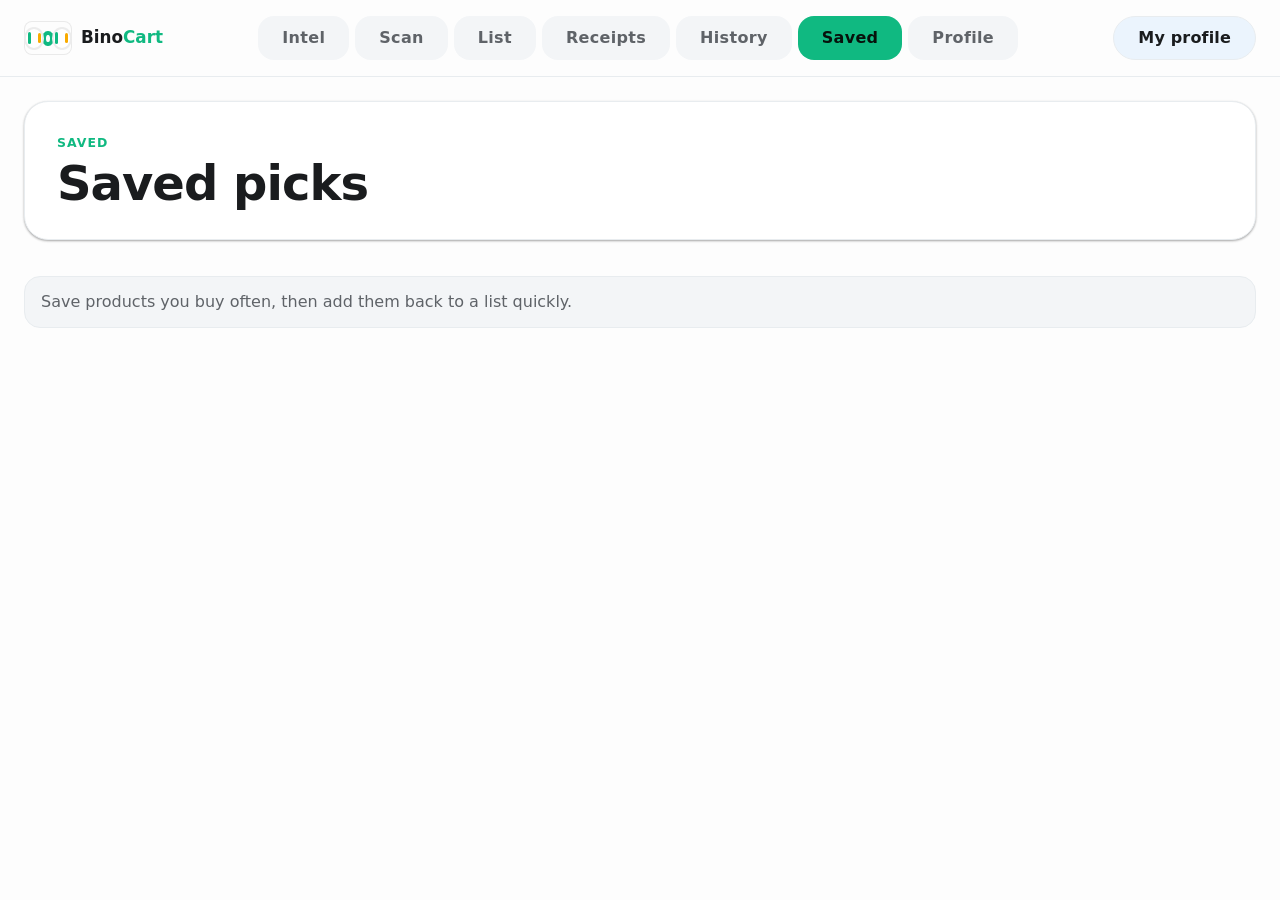
<file: Personal Projects/Barcode Scanner/saved.html>
<!doctype html>
<html lang="en">
  <head>
    <meta charset="utf-8" />
    <meta name="viewport" content="width=device-width, initial-scale=1, viewport-fit=cover" />
    <title>BinoCart - Saved</title>
    <link rel="stylesheet" href="styles.css?v=20260702-receipts" />
  </head>
  <body data-page="saved">
    <header class="app-nav">
      <a class="brand-mark" href="index.html" aria-label="BinoCart home">
        <span class="bino-logo" aria-hidden="true">
          <span class="bino-lens left"><span></span><span></span><span></span></span>
          <span class="bino-bridge"></span>
          <span class="bino-lens right"><span></span><span></span><span></span></span>
          <span class="bino-smile"></span>
        </span>
        <strong><span>Bino</span><span>Cart</span></strong>
      </a>
      <nav aria-label="Primary">
        <a class="nav-btn" href="index.html">Intel</a>
        <a class="nav-btn" href="scan.html">Scan</a>
        <a class="nav-btn" href="list.html">List</a>
        <a class="nav-btn" href="receipts.html">Receipts</a>
        <a class="nav-btn" href="history.html">History</a>
        <a class="nav-btn active" href="saved.html">Saved</a>
        <a class="nav-btn" href="profile.html">Profile</a>
      </nav>
      <a id="profileButton" class="profile-pill" href="profile.html"><span id="profileName">My profile</span></a>
    </header>

    <main class="app-page">
      <header class="page-heading">
        <div><p class="eyebrow">Saved</p><h1>Saved picks</h1></div>
      </header>
      <div id="savedList" class="history-list"></div>
    </main>

    <div id="radialMenu" class="radial-menu">
      <button id="menuToggle" class="fab-toggle" aria-label="Open menu">
        <svg viewBox="0 0 24 24" width="32" height="32" stroke-width="3" stroke="currentColor" fill="none"><path d="M12 5v14M5 12h14" stroke-linecap="round"/></svg>
      </button>
      <nav class="radial-items">
        <a class="radial-item" href="index.html" data-label="Market Intel"><svg viewBox="0 0 24 24" width="24" height="24" stroke="currentColor" fill="none" stroke-width="2.5"><path d="M4 20h16M7 14v6M12 10v10M17 6v10" stroke-linecap="round"/></svg></a>
        <a class="radial-item" href="scan.html" data-label="Scan"><svg viewBox="0 0 24 24" width="24" height="24" stroke="currentColor" fill="none" stroke-width="2.5"><path d="M3 7V5a2 2 0 0 1 2-2h2 M17 3h2a2 2 0 0 1 2 2v2 M21 17v2a2 2 0 0 1-2 2h-2 M7 21H5a2 2 0 0 1-2-2v-2 M7 12h10" stroke-linecap="round"/></svg></a>
        <a class="radial-item" href="list.html" data-label="Lists"><svg viewBox="0 0 24 24" width="24" height="24" stroke="currentColor" fill="none" stroke-width="2.5"><path d="M9 7h11M9 12h11M9 17h11M5 7h.01M5 12h.01M5 17h.01" stroke-linecap="round"/></svg></a>
        <a class="radial-item" href="receipts.html" data-label="Receipts"><svg viewBox="0 0 24 24" width="24" height="24" stroke="currentColor" fill="none" stroke-width="2.5"><path d="M4 2v18l2-1 2 1 2-1 2 1 2-1 2 1 2-1V2l-2 1-2-1-2 1-2-1-2 1-2-1-2 1Z M9 7h6M9 11h6M9 15h4" stroke-linecap="round"/></svg></a>
        <a class="radial-item" href="history.html" data-label="History"><svg viewBox="0 0 24 24" width="24" height="24" stroke="currentColor" fill="none" stroke-width="2.5"><path d="M12 8v4l3 3 M21 12a9 9 0 1 1-9-9" stroke-linecap="round"/></svg></a>
        <a class="radial-item" href="saved.html" data-label="Saved"><svg viewBox="0 0 24 24" width="24" height="24" stroke="currentColor" fill="none" stroke-width="2.5"><path d="M12 2l3.09 6.26L22 9.27l-5 4.87 1.18 6.88L12 17.77l-6.18 3.25L7 14.14 2 9.27l6.91-1.01L12 2z" stroke-linecap="round"/></svg></a>
        <a class="radial-item" href="profile.html" data-label="Profile"><svg viewBox="0 0 24 24" width="24" height="24" stroke="currentColor" fill="none" stroke-width="2.5"><path d="M20 21v-2a4 4 0 0 0-4-4H8a4 4 0 0 0-4 4v2 M12 11a4 4 0 1 0 0-8 4 4 0 0 0 0 8z" stroke-linecap="round"/></svg></a>
      </nav>
    </div>
    <div id="radialOverlay" class="radial-overlay"></div>

    <nav class="bottom-navbar">
      <a href="index.html" class="nav-item">
        <svg viewBox="0 0 24 24" class="nav-icon"><path d="M4 20h16M7 14v6M12 10v10M17 6v10" stroke-width="2.5" stroke="currentColor" fill="none" stroke-linecap="round" stroke-linejoin="round"/></svg>
        Intel
      </a>
      <a href="scan.html" class="nav-item">
        <svg viewBox="0 0 24 24" class="nav-icon"><path d="M3 7V5a2 2 0 0 1 2-2h2 M17 3h2a2 2 0 0 1 2 2v2 M21 17v2a2 2 0 0 1-2 2h-2 M7 21H5a2 2 0 0 1-2-2v-2 M7 12h10" stroke-width="2.5" stroke="currentColor" fill="none" stroke-linecap="round" stroke-linejoin="round"/></svg>
        Scan
      </a>
      <a href="receipts.html" class="nav-item">
        <svg viewBox="0 0 24 24" class="nav-icon"><path d="M4 2v18l2-1 2 1 2-1 2 1 2-1 2 1 2-1V2l-2 1-2-1-2 1-2-1-2 1-2-1-2 1Z M9 7h6M9 11h6M9 15h4" stroke-width="2.5" stroke="currentColor" fill="none" stroke-linecap="round" stroke-linejoin="round"/></svg>
        Rec
      </a>
      <button class="nav-center-action" id="navPlusAction">
        <svg viewBox="0 0 24 24" class="plus-icon"><path d="M12 5v14M5 12h14" stroke-width="3" stroke="currentColor" fill="none" stroke-linecap="round" stroke-linejoin="round"/></svg>
      </button>
      <a href="list.html" class="nav-item">
        <svg viewBox="0 0 24 24" class="nav-icon"><path d="M9 7h11M9 12h11M9 17h11M5 7h.01M5 12h.01M5 17h.01" stroke-width="2.5" stroke="currentColor" fill="none" stroke-linecap="round" stroke-linejoin="round"/></svg>
        Lists
      </a>
      <a href="history.html" class="nav-item">
        <svg viewBox="0 0 24 24" class="nav-icon"><path d="M12 8v4l3 3 M21 12a9 9 0 1 1-9-9" stroke-width="2.5" stroke="currentColor" fill="none" stroke-linecap="round" stroke-linejoin="round"/></svg>
        History
      </a>
      <a href="saved.html" class="nav-item active">
        <svg viewBox="0 0 24 24" class="nav-icon"><path d="M12 2l3.09 6.26L22 9.27l-5 4.87 1.18 6.88L12 17.77l-6.18 3.25L7 14.14 2 9.27l6.91-1.01L12 2z" stroke-width="2.5" stroke="currentColor" fill="none" stroke-linecap="round" stroke-linejoin="round"/></svg>
        Saved
      </a>
      <a href="profile.html" class="nav-item">
        <svg viewBox="0 0 24 24" class="nav-icon"><path d="M20 21v-2a4 4 0 0 0-4-4H8a4 4 0 0 0-4 4v2 M12 11a4 4 0 1 0 0-8 4 4 0 0 0 0 8z" stroke-width="2.5" stroke="currentColor" fill="none" stroke-linecap="round" stroke-linejoin="round"/></svg>
        Pro
      </a>
    </nav>

    <div id="actionOverlay" class="action-overlay">
      <div class="action-options">
        <a href="scan.html?scan=true" class="action-btn"><div class="action-icon-circle"><svg viewBox="0 0 24 24" width="32" height="32"><path d="M3 7V5a2 2 0 0 1 2-2h2 M17 3h2a2 2 0 0 1 2 2v2 M21 17v2a2 2 0 0 1-2 2h-2 M7 21H5a2 2 0 0 1-2-2v-2 M7 12h10" stroke-width="2.5" stroke="currentColor" fill="none" stroke-linecap="round" stroke-linejoin="round"/></svg></div><span>Barcode Scan</span></a>
        <a href="receipts.html" class="action-btn"><div class="action-icon-circle"><svg viewBox="0 0 24 24" width="32" height="32"><path d="M4 2v18l2-1 2 1 2-1 2 1 2-1 2 1 2-1V2l-2 1-2-1-2 1-2-1-2 1-2-1-2 1Z M9 7h6M9 11h6M9 15h4" stroke-width="2.5" stroke="currentColor" fill="none" stroke-linecap="round" stroke-linejoin="round"/></svg></div><span>Receipt Scan</span></a>
      </div>
      <button class="close-actions-btn" id="closeActions">✕</button>
    </div>

    <script src="pages.js?v=20260702-receipts"></script>
  </body>
</html>
</file>
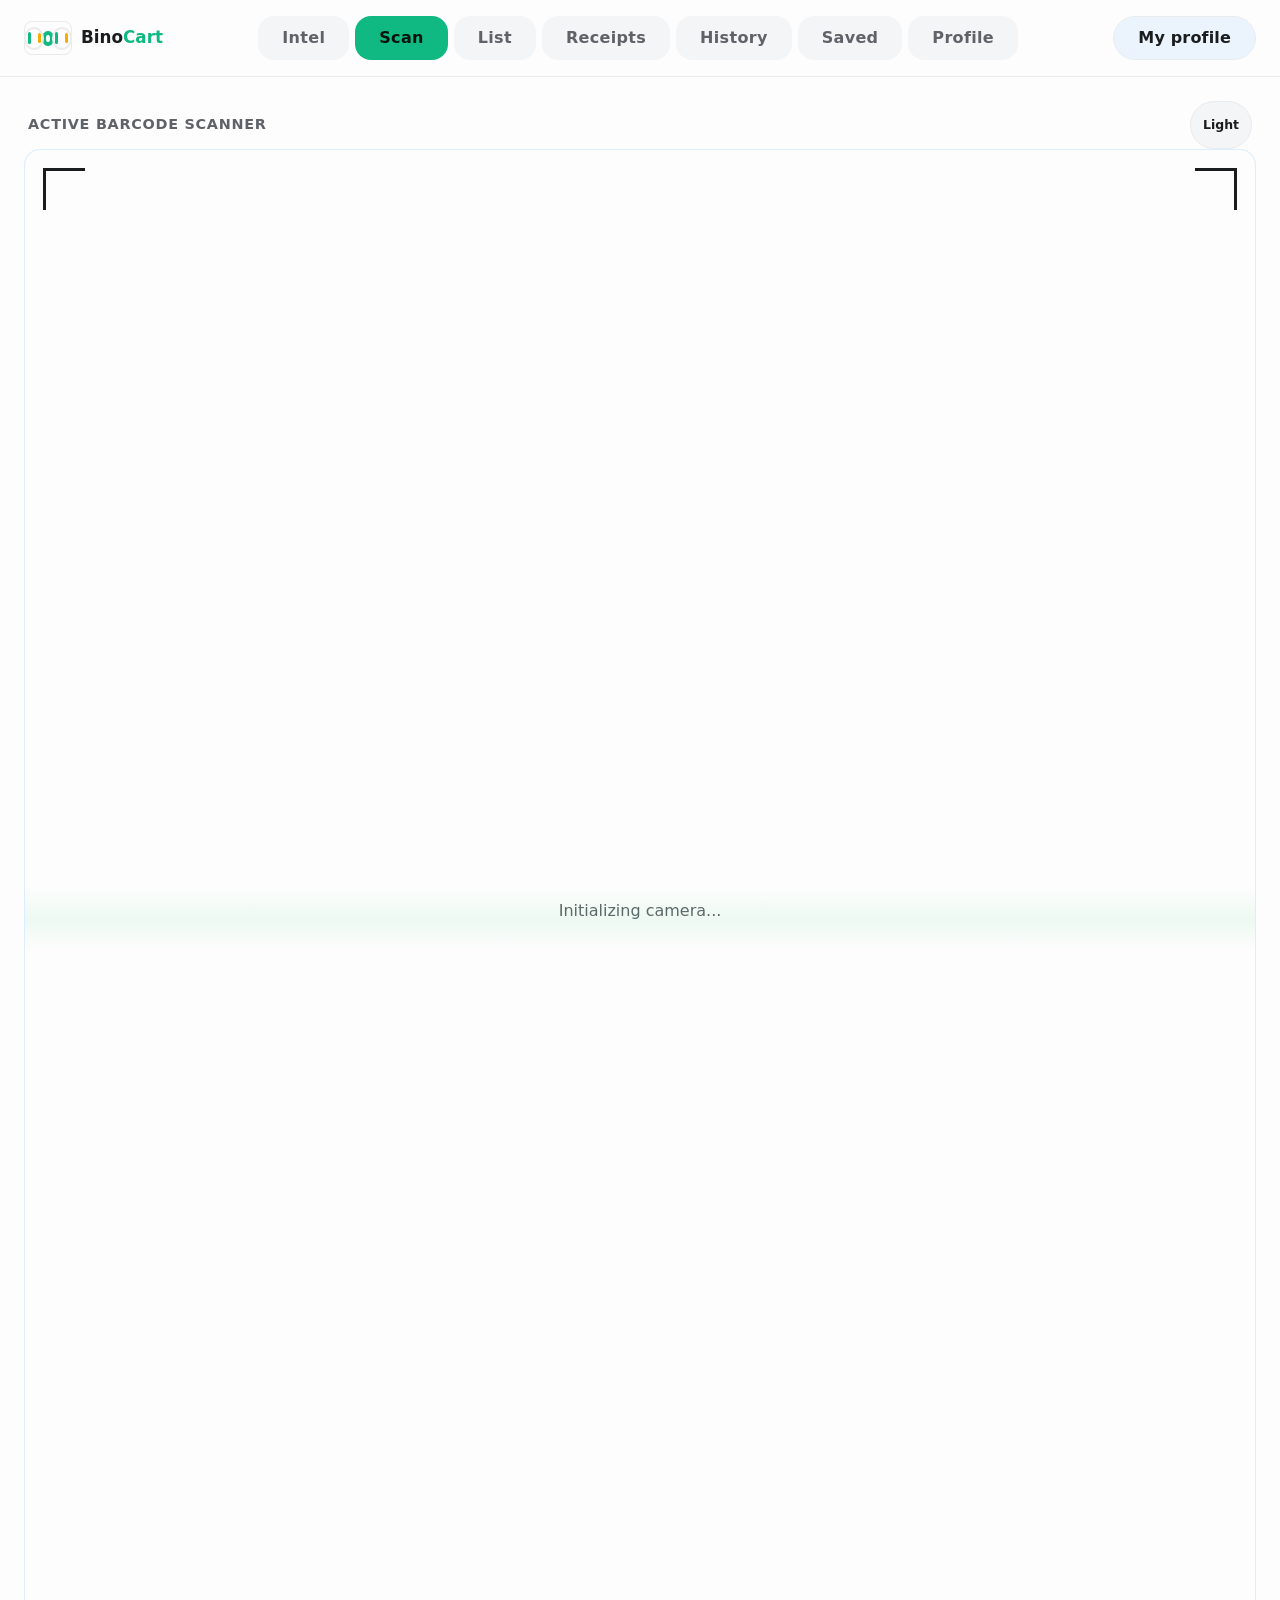
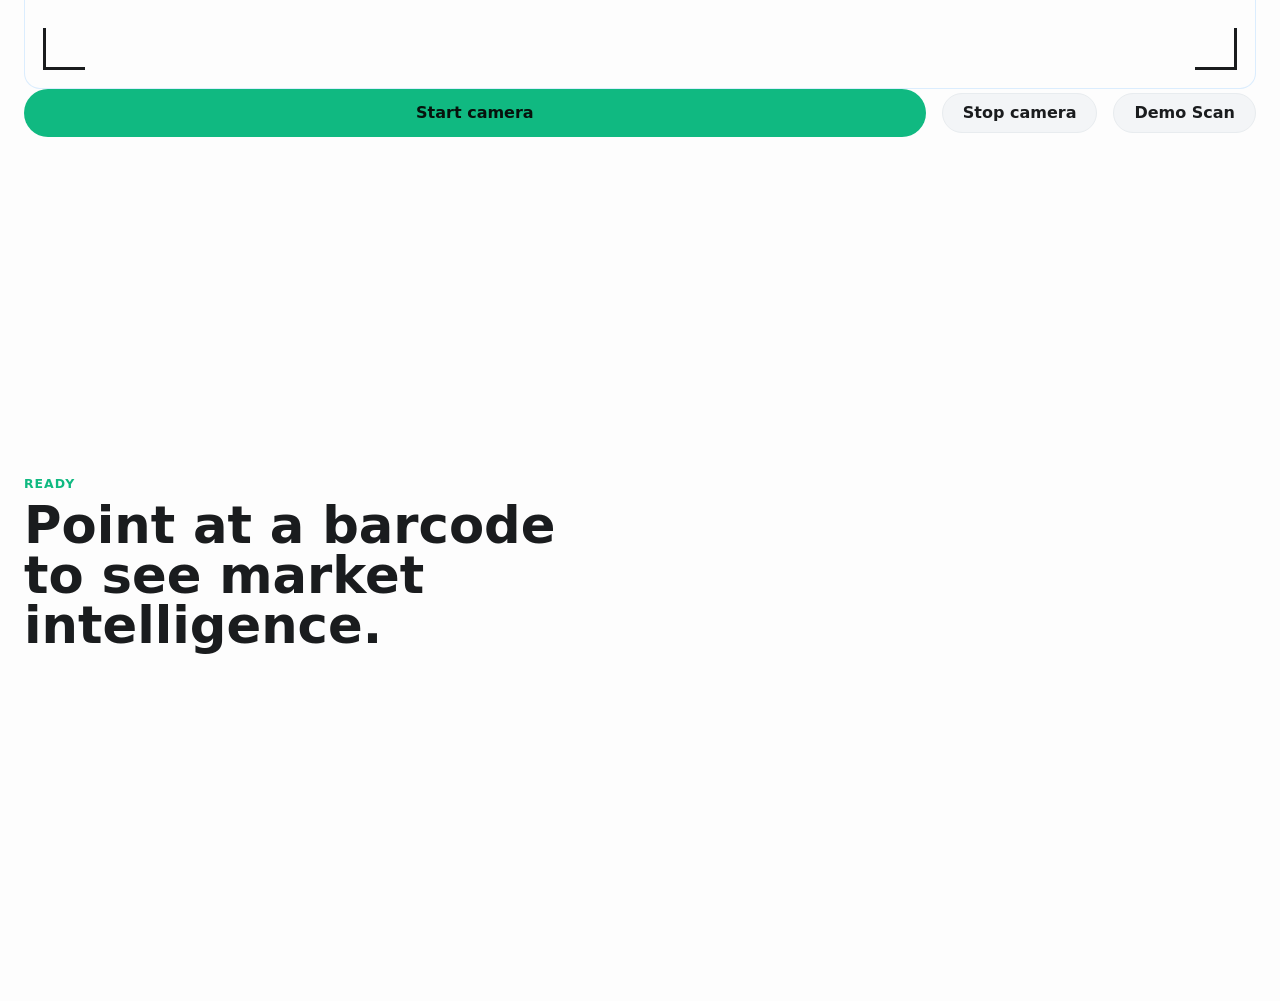
<file: Personal Projects/Barcode Scanner/scan.html>
<!doctype html>
<html lang="en">
  <head>
    <meta charset="utf-8" />
    <meta name="viewport" content="width=device-width, initial-scale=1, viewport-fit=cover" />
    <title>BinoCart - Scan</title>
    <link rel="stylesheet" href="styles.css?v=20260702-receipts" />
  </head>
  <body data-page="scan">
    <header class="app-nav">
      <a class="brand-mark" href="index.html" aria-label="BinoCart home">
        <span class="bino-logo" aria-hidden="true">
          <span class="bino-lens left"><span></span><span></span><span></span></span>
          <span class="bino-bridge"></span>
          <span class="bino-lens right"><span></span><span></span><span></span></span>
          <span class="bino-smile"></span>
        </span>
        <strong><span>Bino</span><span>Cart</span></strong>
      </a>
      <nav aria-label="Primary">
        <a class="nav-btn" href="index.html">Intel</a>
        <a class="nav-btn active" href="scan.html">Scan</a>
        <a class="nav-btn" href="list.html">List</a>
        <a class="nav-btn" href="receipts.html">Receipts</a>
        <a class="nav-btn" href="history.html">History</a>
        <a class="nav-btn" href="saved.html">Saved</a>
        <a class="nav-btn" href="profile.html">Profile</a>
      </nav>
      <a id="profileButton" class="profile-pill" href="profile.html"><span id="profileName">My profile</span></a>
    </header>

    <main class="app-page">
      <section class="scanner-pane">
        <div class="scanner-header">
          <h3>Active Barcode Scanner</h3>
          <button id="toggleTorch" class="icon-btn">Light</button>
        </div>
        <div class="scanner-frame">
          <video id="camera" class="camera" autoplay playsinline muted></video>
          <div id="cameraFallback" class="camera-fallback"><p>Initializing camera...</p></div>
          <div id="cameraNotice" class="camera-notice hidden"></div>
          <div class="scan-grid" aria-hidden="true"></div>
          <div id="scanLine" class="scan-line"></div>
          <div class="corner top-left"></div><div class="corner top-right"></div>
          <div class="corner bottom-left"></div><div class="corner bottom-right"></div>
        </div>
        <div class="scan-actions">
          <button id="startCamera" class="primary-btn" type="button">Start camera</button>
          <button id="stopCamera" class="ghost-btn" type="button">Stop camera</button>
          <button id="demoScan" class="ghost-btn" type="button">Demo Scan</button>
        </div>
      </section>

      <section class="results-pane" aria-live="polite">
        <div id="emptyState" class="empty-state">
          <p class="eyebrow">Ready</p>
          <h2>Point at a barcode to see market intelligence.</h2>
        </div>

        <div id="loadingState" class="loading-state hidden">
          <p class="eyebrow">Intelligence Feed</p>
          <h2>Analyzing market data...</h2>
          <div class="progress-track"><span id="progressBar"></span></div>
          <p id="loadingText">Identifying product</p>
        </div>

        <article id="productResult" class="product-result hidden">
          <header class="product-header">
            <img id="productImage" class="product-image hidden" alt="" />
            <div>
              <p id="productMeta" class="eyebrow">UPC</p>
              <h2 id="productName"></h2>
              <p id="productBrand" class="subtle"></p>
              <p id="productSource" class="source-line"></p>
            </div>
            <div class="product-actions">
              <div id="dealBadge" class="deal-badge">Fair</div>
              <button id="addToBasket" class="small-action" type="button">Add to list</button>
              <button id="saveProduct" class="ghost-btn" type="button">Save</button>
            </div>
          </header>

          <div class="hero-metrics">
            <div><span class="metric-label">Best decision</span><strong id="bestPrice">$0.00</strong><span id="bestStore"></span></div>
            <div><span class="metric-label">Trend</span><strong id="trendValue">0%</strong><span id="trendCopy"></span></div>
            <div><span class="metric-label">Alternative</span><strong id="savingsValue">$0.00</strong><span id="alternativeName"></span></div>
          </div>

          <section class="insight-band"><span aria-hidden="true">i</span><p id="insightText"></p></section>

          <section class="store-section">
            <div class="section-heading"><h3>Nearby stores</h3><button id="sortStores" class="text-btn" type="button">Sort</button></div>
            <div id="storeList" class="store-list"></div>
          </section>

          <section class="history-section">
            <div class="section-heading"><h3>Price history</h3></div>
            <svg id="historyChart" class="history-chart" viewBox="0 0 640 180"></svg>
          </section>

          <section class="alternative-section">
            <h3>Bino swap</h3>
            <div id="alternativeCard" class="alternative-card"></div>
          </section>
        </article>
      </section>
    </main>

    <div id="radialMenu" class="radial-menu">
      <button id="menuToggle" class="fab-toggle" aria-label="Open menu">
        <svg viewBox="0 0 24 24" width="32" height="32" stroke-width="3" stroke="currentColor" fill="none"><path d="M12 5v14M5 12h14" stroke-linecap="round"/></svg>
      </button>
      <nav class="radial-items">
        <a class="radial-item" href="index.html" data-label="Market Intel"><svg viewBox="0 0 24 24" width="24" height="24" stroke="currentColor" fill="none" stroke-width="2.5"><path d="M4 20h16M7 14v6M12 10v10M17 6v10" stroke-linecap="round"/></svg></a>
        <a class="radial-item" href="scan.html" data-label="Scan"><svg viewBox="0 0 24 24" width="24" height="24" stroke="currentColor" fill="none" stroke-width="2.5"><path d="M3 7V5a2 2 0 0 1 2-2h2 M17 3h2a2 2 0 0 1 2 2v2 M21 17v2a2 2 0 0 1-2 2h-2 M7 21H5a2 2 0 0 1-2-2v-2 M7 12h10" stroke-linecap="round"/></svg></a>
        <a class="radial-item" href="list.html" data-label="Lists"><svg viewBox="0 0 24 24" width="24" height="24" stroke="currentColor" fill="none" stroke-width="2.5"><path d="M9 7h11M9 12h11M9 17h11M5 7h.01M5 12h.01M5 17h.01" stroke-linecap="round"/></svg></a>
        <a class="radial-item" href="receipts.html" data-label="Receipts"><svg viewBox="0 0 24 24" width="24" height="24" stroke="currentColor" fill="none" stroke-width="2.5"><path d="M4 2v18l2-1 2 1 2-1 2 1 2-1 2 1 2-1V2l-2 1-2-1-2 1-2-1-2 1-2-1-2 1Z M9 7h6M9 11h6M9 15h4" stroke-linecap="round"/></svg></a>
        <a class="radial-item" href="history.html" data-label="History"><svg viewBox="0 0 24 24" width="24" height="24" stroke="currentColor" fill="none" stroke-width="2.5"><path d="M12 8v4l3 3 M21 12a9 9 0 1 1-9-9" stroke-linecap="round"/></svg></a>
        <a class="radial-item" href="saved.html" data-label="Saved"><svg viewBox="0 0 24 24" width="24" height="24" stroke="currentColor" fill="none" stroke-width="2.5"><path d="M12 2l3.09 6.26L22 9.27l-5 4.87 1.18 6.88L12 17.77l-6.18 3.25L7 14.14 2 9.27l6.91-1.01L12 2z" stroke-linecap="round"/></svg></a>
        <a class="radial-item" href="profile.html" data-label="Profile"><svg viewBox="0 0 24 24" width="24" height="24" stroke="currentColor" fill="none" stroke-width="2.5"><path d="M20 21v-2a4 4 0 0 0-4-4H8a4 4 0 0 0-4 4v2 M12 11a4 4 0 1 0 0-8 4 4 0 0 0 0 8z" stroke-linecap="round"/></svg></a>
      </nav>
    </div>
    <div id="radialOverlay" class="radial-overlay"></div>

    <nav class="bottom-navbar">
      <a href="index.html" class="nav-item">
        <svg viewBox="0 0 24 24" class="nav-icon"><path d="M4 20h16M7 14v6M12 10v10M17 6v10" stroke-width="2.5" stroke="currentColor" fill="none" stroke-linecap="round" stroke-linejoin="round"/></svg>
        Intel
      </a>
      <a href="scan.html" class="nav-item active">
        <svg viewBox="0 0 24 24" class="nav-icon"><path d="M3 7V5a2 2 0 0 1 2-2h2 M17 3h2a2 2 0 0 1 2 2v2 M21 17v2a2 2 0 0 1-2 2h-2 M7 21H5a2 2 0 0 1-2-2v-2 M7 12h10" stroke-width="2.5" stroke="currentColor" fill="none" stroke-linecap="round" stroke-linejoin="round"/></svg>
        Scan
      </a>
      <a href="receipts.html" class="nav-item">
        <svg viewBox="0 0 24 24" class="nav-icon"><path d="M4 2v18l2-1 2 1 2-1 2 1 2-1 2 1 2-1V2l-2 1-2-1-2 1-2-1-2 1-2-1-2 1Z M9 7h6M9 11h6M9 15h4" stroke-width="2.5" stroke="currentColor" fill="none" stroke-linecap="round" stroke-linejoin="round"/></svg>
        Rec
      </a>
      <button class="nav-center-action" id="navPlusAction">
        <svg viewBox="0 0 24 24" class="plus-icon"><path d="M12 5v14M5 12h14" stroke-width="3" stroke="currentColor" fill="none" stroke-linecap="round" stroke-linejoin="round"/></svg>
      </button>
      <a href="list.html" class="nav-item">
        <svg viewBox="0 0 24 24" class="nav-icon"><path d="M9 7h11M9 12h11M9 17h11M5 7h.01M5 12h.01M5 17h.01" stroke-width="2.5" stroke="currentColor" fill="none" stroke-linecap="round" stroke-linejoin="round"/></svg>
        Lists
      </a>
      <a href="history.html" class="nav-item">
        <svg viewBox="0 0 24 24" class="nav-icon"><path d="M12 8v4l3 3 M21 12a9 9 0 1 1-9-9" stroke-width="2.5" stroke="currentColor" fill="none" stroke-linecap="round" stroke-linejoin="round"/></svg>
        History
      </a>
      <a href="saved.html" class="nav-item">
        <svg viewBox="0 0 24 24" class="nav-icon"><path d="M12 2l3.09 6.26L22 9.27l-5 4.87 1.18 6.88L12 17.77l-6.18 3.25L7 14.14 2 9.27l6.91-1.01L12 2z" stroke-width="2.5" stroke="currentColor" fill="none" stroke-linecap="round" stroke-linejoin="round"/></svg>
        Saved
      </a>
      <a href="profile.html" class="nav-item">
        <svg viewBox="0 0 24 24" class="nav-icon"><path d="M20 21v-2a4 4 0 0 0-4-4H8a4 4 0 0 0-4 4v2 M12 11a4 4 0 1 0 0-8 4 4 0 0 0 0 8z" stroke-width="2.5" stroke="currentColor" fill="none" stroke-linecap="round" stroke-linejoin="round"/></svg>
        Pro
      </a>
    </nav>

    <div id="actionOverlay" class="action-overlay">
      <div class="action-options">
        <a href="scan.html?scan=true" class="action-btn"><div class="action-icon-circle"><svg viewBox="0 0 24 24" width="32" height="32"><path d="M3 7V5a2 2 0 0 1 2-2h2 M17 3h2a2 2 0 0 1 2 2v2 M21 17v2a2 2 0 0 1-2 2h-2 M7 21H5a2 2 0 0 1-2-2v-2 M7 12h10" stroke-width="2.5" stroke="currentColor" fill="none" stroke-linecap="round" stroke-linejoin="round"/></svg></div><span>Barcode Scan</span></a>
        <a href="receipts.html" class="action-btn"><div class="action-icon-circle"><svg viewBox="0 0 24 24" width="32" height="32"><path d="M4 2v18l2-1 2 1 2-1 2 1 2-1 2 1 2-1V2l-2 1-2-1-2 1-2-1-2 1-2-1-2 1Z M9 7h6M9 11h6M9 15h4" stroke-width="2.5" stroke="currentColor" fill="none" stroke-linecap="round" stroke-linejoin="round"/></svg></div><span>Receipt Scan</span></a>
      </div>
      <button class="close-actions-btn" id="closeActions">✕</button>
    </div>

    <script src="app.js?v=20260702-receipts"></script>
  </body>
</html>
</file>
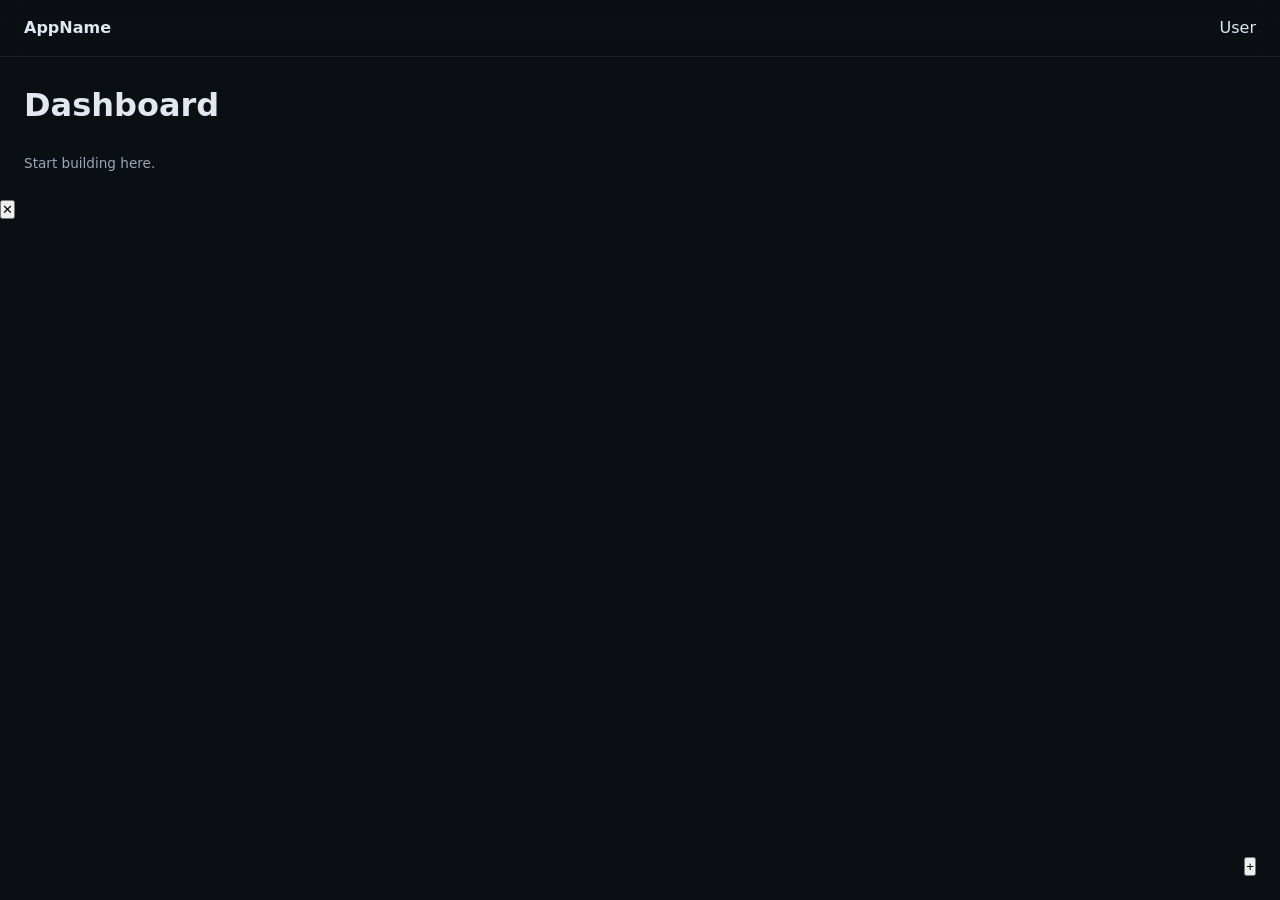
<file: Personal Projects/Android/_template/boilerplate.html>
<!doctype html>
<html lang="en">
  <head>
    <meta charset="utf-8" />
    <meta name="viewport" content="width=device-width, initial-scale=1, viewport-fit=cover" />
    <title>New App - Base</title>
    <link rel="stylesheet" href="design-system.css" />
  </head>
  <body>
    <!-- Top App Bar -->
    <header class="app-nav">
      <div class="brand"><strong><span>App</span><span>Name</span></strong></div>
      <div class="profile-pill">User</div>
    </header>

    <!-- Main Content Area -->
    <main class="app-page">
      <h1>Dashboard</h1>
      <p class="subtle">Start building here.</p>
    </main>

    <!-- Corner FAB Menu (Style A) -->
    <div id="radialMenu" class="radial-menu">
      <button id="menuToggle" class="fab-toggle">+</button>
      <nav class="radial-items">
        <!-- Add Items Here -->
      </nav>
    </div>
    <div id="radialOverlay" class="radial-overlay"></div>

    <!-- Bottom Navbar (Style B) -->
    <nav class="bottom-navbar">
      <a href="#" class="nav-item active">Home</a>
      <a href="#" class="nav-item">Search</a>
      <button id="navPlusAction">+</button>
      <a href="#" class="nav-item">Profile</a>
    </nav>

    <!-- Center Quick Action Overlay -->
    <div id="actionOverlay" class="action-overlay">
      <div class="action-options">
        <!-- Add Actions Here -->
      </div>
      <button id="closeActions">✕</button>
    </div>

    <script src="app-shell.js"></script>
  </body>
</html>
</file>
<file: Personal Projects/Barcode Scanner/styles.css>
:root {
  color-scheme: light dark;
  --bg: #fdfdfd;
  --panel: #ffffff;
  --panel-2: #f3f5f7;
  --line: #e8ecef;
  --text: #1a1c1e;
  --muted: #5f6368;
  --green: #10b981;
  --green-dark: #059669;
  --blue: #1a73e8;
  --amber: #f9ab00;
  --red: #d93025;
  --header-bg: rgba(253, 253, 253, 0.9);
  --radius-lg: 24px;
  --radius-md: 16px;
  --radius-sm: 12px;
  --shadow: 0 1px 3px rgba(0,0,0,0.12), 0 1px 2px rgba(0,0,0,0.24);
  --shadow-lg: 0 14px 28px rgba(0,0,0,0.05), 0 10px 10px rgba(0,0,0,0.05);

  /* Strict Spacing Scale */
  --space-xs: 4px;
  --space-sm: 8px;
  --space-ms: 12px;
  --space-md: 16px;
  --space-lg: 24px;
  --space-xl: 32px;
  --space-2xl: 48px;
}

@media (prefers-color-scheme: dark) {
  :root {
    --bg: #0f1413;
    --panel: #1a1f1e;
    --panel-2: #242928;
    --line: #303534;
    --text: #e2e3e1;
    --muted: #9aa7b8;
    --header-bg: rgba(15, 20, 19, 0.9);
    --shadow: 0 4px 12px rgba(0, 0, 0, 0.3);
    --shadow-lg: 0 12px 32px rgba(0, 0, 0, 0.45);
  }
}

* {
  box-sizing: border-box;
}

body {
  margin: 0;
  min-height: 100vh;
  background-color: var(--bg);
  color: var(--text);
  font-family: 'Google Sans', Inter, system-ui, sans-serif;
  line-height: 1.5;
  -webkit-font-smoothing: antialiased;
}

button,
input,
select {
  font: inherit;
}

button {
  border: 0;
  cursor: pointer;
}

a {
  color: inherit;
  text-decoration: none;
}

.app-nav {
  position: sticky;
  top: 0;
  z-index: 50;
  display: grid;
  grid-template-columns: auto 1fr auto;
  gap: var(--space-lg);
  align-items: center;
  width: 100%;
  padding: calc(var(--space-md) + env(safe-area-inset-top)) var(--space-lg) var(--space-md);
  background: var(--header-bg);
  backdrop-filter: blur(20px);
  border-bottom: 1px solid var(--line);
}

.app-nav nav,
.bottom-nav {
  display: flex;
  gap: 6px;
}

.app-nav nav {
  justify-content: center;
}

.brand-mark {
  display: inline-flex;
  align-items: center;
  gap: 9px;
  min-width: max-content;
}

.brand-mark strong {
  display: flex;
  font-size: 1.05rem;
  letter-spacing: 0;
}

.brand-mark strong span:first-child {
  color: var(--text);
}

.brand-mark strong span:last-child {
  color: var(--green);
}

.bino-logo {
  position: relative;
  display: inline-flex;
  align-items: center;
  justify-content: center;
  width: 48px;
  height: 34px;
  border-radius: 8px;
  background: var(--mint);
  box-shadow: inset 0 0 0 1px rgba(15, 20, 19, 0.08);
}

.bino-logo::before,
.bino-logo::after {
  content: "";
  position: absolute;
  top: -2px;
  width: 14px;
  height: 5px;
  border-radius: 999px 999px 0 0;
  border-top: 4px solid var(--near-black);
}

.bino-logo::before {
  left: 5px;
  transform: rotate(-8deg);
}

.bino-logo::after {
  right: 5px;
  transform: rotate(8deg);
}

.bino-lens {
  position: relative;
  display: flex;
  align-items: center;
  justify-content: center;
  gap: 2px;
  width: 23px;
  height: 23px;
  border: 5px solid var(--near-black);
  border-radius: 50%;
  background: #fff;
  box-shadow: inset 0 0 0 2px rgba(15, 20, 19, 0.08);
}

.bino-lens span {
  width: 3px;
  height: 12px;
  border-radius: 999px;
  background: var(--green);
}

.bino-lens span:nth-child(2) {
  height: 16px;
  background: var(--near-black);
}

.bino-lens span:nth-child(3) {
  height: 10px;
  background: var(--amber);
}

.bino-bridge {
  width: 13px;
  height: 15px;
  margin-inline: -2px;
  border-radius: 50%;
  background: var(--near-black);
  box-shadow: inset 0 0 0 4px var(--green);
}

.bino-smile {
  position: absolute;
  bottom: -1px;
  width: 16px;
  height: 9px;
  border-bottom: 3px solid var(--near-black);
  border-radius: 0 0 999px 999px;
}

.profile-pill {
  display: flex;
  align-items: center;
  justify-content: center;
  min-height: 44px;
  max-width: 200px;
  padding: 0 24px;
  border: 1px solid var(--line);
  border-radius: 999px;
  background: rgba(82, 168, 255, 0.1);
  color: var(--text);
  font-weight: 600;
  letter-spacing: 0.01em;
  overflow: hidden;
  text-overflow: ellipsis;
  white-space: nowrap;
}

.nav-btn {
  display: flex;
  align-items: center;
  justify-content: center;
  min-height: 44px;
  padding: 0 24px;
  border-radius: var(--radius-md);
  background: var(--panel-2);
  color: var(--muted);
  font-weight: 600;
  letter-spacing: 0.02em;
}

.nav-btn.active {
  background: var(--green);
  color: #07120c;
}

.bottom-nav,
.app-view {
  display: none;
}

.app-view.active {
  display: grid;
}

.bottom-navbar,
.radial-menu,
.radial-overlay,
.action-overlay {
  display: none;
}

.app-shell, .app-page {
  display: grid;
  gap: var(--space-lg);
  width: 100%;
  max-width: 1280px;
  margin: 0 auto;
  padding: var(--space-lg);
}

@media (min-width: 901px) {
  .app-shell {
    grid-template-columns: minmax(0, 1fr);
    max-width: 1440px;
    padding: var(--space-xl);
  }

  .dashboard-pane {
    display: grid;
    grid-template-columns: minmax(0, 0.9fr) minmax(0, 1.1fr);
    grid-template-areas:
      "topbar pulse"
      "search pulse"
      "basket pulse";
    align-items: start;
    max-width: none;
  }

  .dashboard-pane > .topbar {
    grid-area: topbar;
    display: grid;
    justify-content: start;
    gap: var(--space-md);
    min-width: 0;
    container-type: inline-size;
  }

  .dashboard-pane > .search-hero {
    grid-area: search;
    display: grid;
    gap: var(--space-md);
    align-items: stretch;
    max-width: 620px;
  }

  .dashboard-pane > .market-pulse {
    grid-area: pulse;
  }

  .dashboard-pane > .basket-panel {
    grid-area: basket;
  }

  .dashboard-pane .basket-list {
    grid-template-columns: repeat(auto-fit, minmax(min(100%, 280px), 1fr));
    align-items: stretch;
  }

  .dashboard-pane h1 {
    max-width: 10ch;
    font-size: clamp(3.25rem, 5vw, 5rem);
  }
}

.dashboard-pane {
  display: flex;
  flex-direction: column;
  gap: var(--space-lg);
  min-width: 0;
  padding: var(--space-lg);
  border-radius: var(--radius-lg);
  border: 1px solid var(--line);
  background: var(--panel);
  box-shadow: var(--shadow);
}

.dashboard-pane > *,
.market-pulse,
.pulse-grid {
  min-width: 0;
}

.search-hero {
  display: flex;
  gap: var(--space-md);
  align-items: center;
}

.search-hero .manual-lookup {
  flex: 1;
}

.search-trigger {
  min-width: 52px !important;
  font-size: 1.2rem;
  display: flex;
  align-items: center;
  justify-content: center;
  background: var(--panel-2);
  border: 1px solid var(--line);
  border-radius: var(--radius-sm);
  text-decoration: none;
  color: var(--text);
}

.search-trigger:active {
  background: var(--line);
}

.scan-hero-btn {
  white-space: nowrap;
  flex: 0 0 auto;
  gap: 8px;
  display: flex;
  align-items: center;
}

.market-pulse {
  display: grid;
  gap: var(--space-md);
}

.pulse-pages {
  display: flex;
  gap: 0;
  margin: 0 calc(var(--space-sm) * -1);
  overflow-x: auto;
  overflow-y: hidden;
  padding: 0 var(--space-sm) 2px;
  scroll-snap-type: x mandatory;
  scrollbar-width: none;
  touch-action: pan-x pan-y;
  -webkit-overflow-scrolling: touch;
}

.pulse-strict-snap .pulse-pages {
  margin-inline: 0;
  padding-inline: 0;
}

.pulse-pages::-webkit-scrollbar {
  display: none;
}

.pulse-page {
  box-sizing: border-box;
  flex: 0 0 100%;
  min-width: 0;
  padding-right: var(--space-lg);
  scroll-snap-align: start;
  scroll-snap-stop: always;
}

.pulse-strict-snap .pulse-page {
  padding-right: 0;
}

.live-indicator {
  font-size: 0.7rem;
  font-weight: 800;
  color: var(--red);
  background: rgba(239, 68, 68, 0.1);
  padding: 2px 8px;
  border-radius: 4px;
  letter-spacing: 0.05em;
}

.pulse-grid {
  display: grid;
  grid-template-columns: repeat(auto-fit, minmax(min(100%, 220px), 1fr));
  gap: var(--space-lg);
}

.pulse-card.square-card {
  display: flex;
  flex-direction: column;
  padding: var(--space-lg);
  border-radius: var(--radius-md);
  background: var(--panel);
  border: 1px solid var(--line);
  box-shadow: var(--shadow);
  transition: all 0.2s cubic-bezier(0.4, 0, 0.2, 1);
  position: relative;
  overflow: hidden;
  min-height: 120px;
}

.pulse-card.square-card:hover {
  border-color: var(--green);
  box-shadow: inset 0 0 0 1px rgba(46, 204, 113, 0.55), var(--shadow);
}

.pulse-header {
  position: relative;
  z-index: 2;
  display: flex;
  justify-content: space-between;
  align-items: center;
  margin-bottom: var(--space-sm);
}

.pulse-icon {
  width: 40px;
  height: 40px;
  background: var(--panel-2);
  border-radius: 12px;
  display: grid;
  place-items: center;
  font-size: 1.5rem;
  border: 1px solid var(--line);
}

.pulse-body {
  position: relative;
  z-index: 2;
}

.pulse-body strong {
  display: block;
  font-size: 1rem;
  margin-bottom: var(--space-xs);
  color: var(--text);
}

.pulse-body p {
  font-size: 0.8rem;
  color: var(--muted);
  margin: 0;
}

.pulse-card.square-card:hover {
  border-color: var(--green);
}

.pulse-header {
  width: 100%;
  display: flex;
  justify-content: space-between;
  align-items: center;
}

.trend-badge {
  font-size: 0.7rem;
  font-weight: 700;
  padding: 4px 8px;
  border-radius: 6px;
}

.trend-badge.down { background: rgba(46, 204, 113, 0.1); color: var(--green); }
.trend-badge.up { background: rgba(239, 68, 68, 0.1); color: var(--red); }
.trend-badge.stable { background: var(--panel); color: var(--muted); border: 1px solid var(--line); }
.trend-badge.deal { background: rgba(255, 180, 0, 0.12); color: var(--amber); }
.trend-badge.shortage { background: rgba(82, 168, 255, 0.12); color: var(--blue); }

.pulse-pagination {
  display: flex;
  justify-content: center;
  gap: 8px;
  padding-top: var(--space-xs);
}

.pulse-dot {
  width: 9px;
  height: 9px;
  min-height: 0;
  padding: 0;
  border: 1px solid rgba(154, 167, 184, 0.4);
  border-radius: 999px;
  background: rgba(154, 167, 184, 0.24);
  transition: width 0.2s ease, background 0.2s ease, border-color 0.2s ease;
}

.pulse-dot.active {
  width: 24px;
  border-color: rgba(46, 204, 113, 0.75);
  background: var(--green);
}

.pulse-body {
  margin-top: auto;
}

.quick-add-btn,
.quick-remove-btn {
  position: absolute;
  bottom: 8px;
  width: 34px;
  height: 34px;
  border-radius: 10px;
  display: flex;
  align-items: center;
  justify-content: center;
  font-size: 1.6rem;
  font-weight: 300;
  border: none;
  padding: 0;
  line-height: 0;
  transition: transform 0.1s ease, background 0.2s ease;
  z-index: 3;
}

.quick-add-btn {
  right: 8px;
  background: var(--green);
  color: #07120c;
  box-shadow: 0 4px 10px rgba(46, 204, 113, 0.25);
}

.quick-remove-btn {
  right: 50px;
  background: rgba(255, 107, 107, 0.18);
  color: var(--red);
  border: 1px solid rgba(255, 107, 107, 0.32);
  box-shadow: 0 4px 10px rgba(255, 107, 107, 0.12);
}

.quick-add-btn span,
.quick-remove-btn span {
  margin-top: -3px; /* Precise visual centering for the plus glyph */
}

.quick-add-btn:active,
.quick-remove-btn:active {
  transform: scale(0.9);
}

.recommendation-panel {
  display: grid;
  gap: var(--space-lg);
  min-width: 0;
  overflow: hidden;
  padding: var(--space-xl);
  border: 1px solid rgba(46, 204, 113, 0.24);
  border-radius: var(--radius-lg);
  background:
    linear-gradient(135deg, rgba(46, 204, 113, 0.12), transparent 58%),
    var(--panel-2);
  box-shadow: var(--shadow);
}

.recommendation-header {
  display: grid;
  gap: var(--space-sm);
  min-width: 0;
  container-type: inline-size;
}

.recommendation-header h2 {
  max-width: none;
  margin: 0;
  font-size: clamp(1.9rem, 7cqi, 3rem);
  line-height: 1;
}

.confidence-pill {
  display: inline-flex;
  align-items: center;
  min-width: max-content;
  min-height: 34px;
  padding: 0 12px;
  border-radius: 999px;
  border: 1px solid rgba(46, 204, 113, 0.28);
  background: rgba(46, 204, 113, 0.12);
  color: var(--green);
  font-size: 0.78rem;
  font-weight: 800;
  width: fit-content;
}

.recommendation-copy {
  max-width: 64ch;
  margin: 0;
  color: var(--muted);
  overflow-wrap: anywhere;
}

.recommendation-metrics {
  display: grid;
  grid-template-columns: repeat(auto-fit, minmax(min(100%, 180px), 1fr));
  gap: var(--space-ms);
  min-width: 0;
}

.recommendation-metrics div {
  display: grid;
  gap: 6px;
  min-height: 96px;
  padding: var(--space-md);
  border: 1px solid var(--line);
  border-radius: var(--radius-md);
  background: var(--panel);
}

.recommendation-metrics span {
  color: var(--muted);
  font-size: 0.72rem;
  font-weight: 800;
  text-transform: uppercase;
}

.recommendation-metrics strong {
  align-self: end;
  font-size: 1.45rem;
  line-height: 1;
}

.recommendation-actions {
  display: grid;
}

.recommendation-actions .primary-btn,
.recommendation-actions .ghost-btn {
  display: inline-grid;
  place-items: center;
  min-height: 48px;
  text-align: center;
  line-height: 1;
}

.recommendation-actions .primary-btn {
  justify-content: center;
  width: 100%;
}

.recommendation-actions .ghost-btn {
  border-color: rgba(154, 167, 184, 0.34);
  background: rgba(255, 255, 255, 0.035);
  box-shadow: inset 0 0 0 1px rgba(255, 255, 255, 0.035);
}

.recommendation-actions .ghost-btn:hover {
  border-color: rgba(154, 167, 184, 0.52);
  background: rgba(255, 255, 255, 0.06);
}

/* Modal Styles */
.modal-overlay {
  position: fixed;
  inset: 0;
  background: rgba(0, 0, 0, 0.4);
  backdrop-filter: blur(8px);
  display: grid;
  place-items: center;
  padding: var(--space-lg);
  z-index: 300;
  transition: opacity 0.3s ease;
}

.modal-card {
  width: min(500px, 100%);
  background: var(--panel);
  border-radius: var(--radius-lg);
  border: 1px solid var(--line);
  box-shadow: var(--shadow);
  display: flex;
  flex-direction: column;
  max-height: 80vh;
}

.modal-header {
  padding: var(--space-xl);
  display: flex;
  justify-content: space-between;
  align-items: flex-start;
  border-bottom: 1px solid var(--line);
}

.modal-title-group {
  display: flex;
  gap: var(--space-lg);
  align-items: center;
}

.modal-hero-icon {
  font-size: 2.5rem;
  width: 64px;
  height: 64px;
  display: grid;
  place-items: center;
  background: var(--panel-2);
  border-radius: 18px;
}

.modal-content {
  padding: var(--space-lg);
  overflow-y: auto;
}

.breakdown-list {
  display: grid;
  gap: var(--space-md);
}

.breakdown-summary {
  display: grid;
  gap: var(--space-lg);
}

.store-summary-card {
  padding: var(--space-lg);
  background: var(--panel-2);
  border-radius: var(--radius-md);
  border: 1px solid var(--line);
  display: grid;
  gap: var(--space-md);
}

.summary-header {
  display: flex;
  justify-content: space-between;
  align-items: center;
}

.summary-details {
  display: flex;
  justify-content: space-between;
  align-items: flex-end;
}

.summary-brand {
  font-size: 0.95rem;
  font-weight: 600;
  display: block;
}

.summary-meta {
  font-size: 0.75rem;
  color: var(--muted);
}

.view-all-btn {
  font-size: 0.8rem;
  color: var(--blue);
  background: transparent;
  font-weight: 600;
  padding: 0;
}

.drilldown-header {
  display: flex;
  align-items: center;
  gap: var(--space-md);
  margin-bottom: var(--space-lg);
}

.breakdown-item {
  display: grid;
  grid-template-columns: 1fr auto;
  gap: var(--space-md);
  padding: var(--space-lg);
  background: var(--panel-2);
  border-radius: var(--radius-md);
  border: 1px solid var(--line);
}

.item-main {
  display: grid;
  gap: var(--space-xs);
}

.item-meta {
  font-size: 0.75rem;
  color: var(--muted);
  display: flex;
  gap: var(--space-sm);
}

.analysis-text {
  font-size: 0.85rem;
  font-style: italic;
  color: var(--muted);
  border-left: 2px solid var(--green);
  padding-left: var(--space-md);
  margin: var(--space-sm) 0;
}

.query-btn {
  font-size: 0.7rem;
  text-transform: uppercase;
  letter-spacing: 0.05em;
  color: var(--blue);
  background: transparent;
  width: fit-content;
  padding: 0;
  font-weight: 700;
}

.item-action {
  display: flex;
  flex-direction: column;
  justify-content: space-between;
  align-items: flex-end;
}

.scanner-section {
  display: flex;
  flex-direction: column;
  gap: var(--space-lg);
  padding: var(--space-lg);
  background: var(--panel);
  border-radius: var(--radius-lg);
  border: 1px solid var(--line);
  box-shadow: var(--shadow-lg);
  margin-bottom: var(--space-lg);
  animation: slideDown 0.3s cubic-bezier(0.4, 0, 0.2, 1);
}

@keyframes slideDown {
  from { opacity: 0; transform: translateY(-20px); }
  to { opacity: 1; transform: translateY(0); }
}

.scanner-header {
  display: flex;
  justify-content: space-between;
  align-items: center;
  padding: 0 var(--space-xs);
}

.scanner-header h3 {
  font-size: 0.9rem;
  text-transform: uppercase;
  letter-spacing: 0.05em;
  color: var(--muted);
}

.close-scanner {
  background: var(--panel-2) !important;
}

@media (max-width: 620px) {
  .search-hero {
    flex-direction: column;
  }
  .scan-hero-btn {
    width: 100%;
  }

  .recommendation-header,
  .recommendation-actions {
    display: grid;
  }

  .recommendation-metrics {
    grid-template-columns: 1fr;
  }
}

.topbar,
.product-header,
.section-heading,
.page-heading,
.scan-actions,
.lookup-row,
.basket-actions {
  display: flex;
  align-items: center;
  justify-content: space-between;
  gap: var(--space-md);
}

.page-heading {
  padding: var(--space-xl);
  border: 1px solid var(--line);
  border-radius: var(--radius-lg);
  background: var(--panel);
  box-shadow: var(--shadow);
  margin-bottom: var(--space-ms);
}

.page-heading h1 {
  max-width: none;
  margin-bottom: 0;
  font-size: clamp(1.8rem, 4vw, 3rem);
  line-height: 1;
}

.eyebrow {
  margin: 0 0 6px;
  color: var(--green);
  font-size: 0.78rem;
  font-weight: 800;
  letter-spacing: 0.08em;
  text-transform: uppercase;
}

h1,
h2,
h3,
p {
  margin-top: 0;
}

h1 {
  max-width: 15ch;
  margin-bottom: 0;
  font-size: clamp(2.2rem, 6vw, 4.5rem);
  line-height: 1.1;
  letter-spacing: -0.02em;
  font-weight: 700;
}

h2 {
  margin-bottom: 12px;
  font-size: 2rem;
  line-height: 1.2;
  letter-spacing: -0.01em;
  font-weight: 600;
}

h3 {
  margin-bottom: 0;
  font-size: 1rem;
  letter-spacing: 0;
}

.location-pill {
  display: inline-flex;
  align-items: center;
  gap: 12px;
  min-width: max-content;
  padding: 8px 20px;
  border-radius: 999px;
  background: var(--panel-2);
  border: 1px solid var(--line);
  color: var(--muted);
  font-size: 0.9rem;
  font-weight: 500;
  letter-spacing: 0.01em;
}

.dot {
  width: 8px;
  height: 8px;
  border-radius: 50%;
  background: var(--green);
  box-shadow: 0 0 18px var(--green);
}

.scanner-frame {
  position: relative;
  overflow: hidden;
  width: 100%;
  aspect-ratio: 4 / 5;
  border: 1px solid rgba(82, 168, 255, 0.2);
  border-radius: var(--radius-md);
  background: var(--bg);
}

.camera,
.camera-fallback {
  position: absolute;
  inset: 0;
  width: 100%;
  height: 100%;
}

.camera {
  display: none;
  object-fit: cover;
}

.camera.is-live {
  display: block;
}

.camera-fallback {
  display: grid;
  place-items: center;
  align-content: center;
  gap: 18px;
  color: var(--muted);
  background:
    linear-gradient(rgba(255, 255, 255, 0.03) 1px, transparent 1px),
    linear-gradient(90deg, rgba(255, 255, 255, 0.03) 1px, transparent 1px);
  background-size: 24px 24px;
}

.camera.is-live + .camera-fallback {
  display: none;
}

.camera-notice {
  position: absolute;
  left: 14px;
  right: 14px;
  bottom: 14px;
  z-index: 4;
  padding: 16px;
  border: 1px solid rgba(244, 182, 63, 0.3);
  border-radius: var(--radius-sm);
  background: var(--panel);
  color: var(--text);
  line-height: 1.4;
  box-shadow: var(--shadow);
}

.camera-notice strong {
  display: block;
  margin-bottom: 4px;
  color: var(--amber);
}

.barcode-mark {
  display: flex;
  align-items: end;
  gap: 5px;
  width: 176px;
  height: 96px;
  padding: 10px;
  border: 1px solid rgba(154, 167, 184, 0.28);
}

.barcode-mark span {
  display: block;
  width: 8px;
  height: 100%;
  background: var(--text);
  opacity: 0.9;
}

.barcode-mark span:nth-child(2),
.barcode-mark span:nth-child(5),
.barcode-mark span:nth-child(8) {
  width: 3px;
}

.barcode-mark span:nth-child(4),
.barcode-mark span:nth-child(7) {
  height: 72%;
}

.scan-grid {
  position: absolute;
  inset: 0;
  background: linear-gradient(transparent 0 48%, rgba(46, 204, 113, 0.08) 50%, transparent 52%);
  pointer-events: none;
}

.scan-line {
  position: absolute;
  left: 8%;
  right: 8%;
  top: 16%;
  height: 3px;
  background: var(--green);
  box-shadow: 0 0 24px var(--green), 0 0 60px rgba(46, 204, 113, 0.75);
  opacity: 0;
}

.scan-line.active {
  opacity: 1;
  animation: scanSweep 1.3s ease-in-out infinite;
}

@keyframes scanSweep {
  0%, 100% { transform: translateY(0); }
  50% { transform: translateY(235px); }
}

.corner {
  position: absolute;
  width: 42px;
  height: 42px;
  border-color: var(--green);
}

.top-left { top: 18px; left: 18px; border-top: 3px solid; border-left: 3px solid; }
.top-right { top: 18px; right: 18px; border-top: 3px solid; border-right: 3px solid; }
.bottom-left { bottom: 18px; left: 18px; border-bottom: 3px solid; border-left: 3px solid; }
.bottom-right { bottom: 18px; right: 18px; border-bottom: 3px solid; border-right: 3px solid; }

.primary-btn,
.manual-lookup button,
.demo-products button,
.small-action {
  min-height: 48px;
  padding: 0 24px;
  border-radius: 999px;
  background: var(--green);
  color: #07120c;
  font-weight: 700;
  transition: transform 0.1s ease, filter 0.2s ease;
}

.primary-btn:active {
  transform: scale(0.97);
}

.primary-btn {
  flex: 1;
}

.icon-btn {
  display: grid;
  place-items: center;
  min-width: 48px;
  height: 48px;
  padding: 0 12px;
  border-radius: 999px;
  background: var(--panel-2);
  color: var(--text);
  border: 1px solid var(--line);
  font-size: 0.78rem;
  font-weight: 700;
}

.icon-btn.active {
  background: rgba(244, 182, 63, 0.18);
  color: var(--amber);
  border-color: rgba(244, 182, 63, 0.5);
}

.icon-btn:disabled {
  cursor: not-allowed;
  opacity: 0.45;
}

.ghost-btn {
  display: inline-grid;
  place-items: center;
  min-height: 40px;
  padding: 0 20px;
  border: 1px solid var(--line);
  border-radius: 999px;
  background: var(--panel-2);
  color: var(--text);
  font-weight: 600;
}

.ghost-btn:disabled {
  cursor: not-allowed;
  opacity: 0.45;
}

.danger-btn {
  border-color: rgba(255, 107, 107, 0.34);
  background: rgba(255, 107, 107, 0.1);
  color: var(--red);
}

.archive-btn {
  border-color: rgba(255, 180, 0, 0.34);
  background: rgba(255, 180, 0, 0.1);
  color: var(--amber);
}

.manual-lookup {
  display: grid;
  gap: var(--space-ms);
}

.manual-lookup label {
  color: var(--muted);
  font-size: 0.86rem;
  font-weight: 700;
  margin-left: var(--space-xs);
}

.lookup-row input,
.lookup-row select {
  min-width: 0;
  width: 100%;
  min-height: 52px;
  padding: 0 16px;
  border: 1px solid var(--line);
  border-radius: var(--radius-sm);
  background: var(--panel);
  color: var(--text);
  outline: 0;
  transition: border-color 0.2s ease;
}

.lookup-row input:focus,
.lookup-row select:focus {
  border-color: var(--blue);
  box-shadow: 0 0 0 3px rgba(82, 168, 255, 0.18);
}

.lookup-row button {
  min-width: 96px;
  padding: 0 14px;
}

.demo-products {
  display: grid;
  grid-template-columns: repeat(3, minmax(0, 1fr));
  gap: var(--space-ms);
}

.demo-products button {
  padding: 0 8px;
  background: rgba(46, 204, 113, 0.13);
  color: var(--text);
  border: 1px solid rgba(46, 204, 113, 0.3);
  font-size: 0.88rem;
}

.basket-panel {
  display: grid;
  gap: var(--space-lg);
  margin-top: auto;
  padding-top: var(--space-md);
}

.basket-summary {
  display: flex;
  flex-wrap: wrap;
  gap: var(--space-sm);
  align-items: center;
  justify-content: space-between;
}

.basket-total-pill,
.store-pill {
  display: inline-flex;
  align-items: center;
  min-height: 32px;
  border-radius: 999px;
  font-size: 0.82rem;
  font-weight: 800;
  line-height: 1;
  white-space: nowrap;
}

.basket-total-pill {
  padding: 0 12px;
  border: 1px solid rgba(46, 204, 113, 0.3);
  background: rgba(46, 204, 113, 0.13);
  color: var(--green);
}

.basket-store-pills {
  display: flex;
  flex: 1 1 180px;
  flex-wrap: wrap;
  gap: var(--space-xs);
  justify-content: flex-end;
  min-width: 0;
}

.store-pill {
  padding: 0 10px;
  border: 1px solid rgba(154, 167, 184, 0.22);
  background: rgba(255, 255, 255, 0.05);
  color: var(--text);
}

.store-pill.muted {
  color: var(--muted);
}

@media (min-width: 901px) {
  .app-shell {
    grid-template-columns: minmax(0, 1fr);
    grid-template-areas:
      "dashboard"
      "recommend";
    max-width: 1440px;
    padding: var(--space-xl);
  }

  .app-shell > .dashboard-pane {
    grid-area: dashboard;
  }

  .app-shell > .recommendation-panel {
    grid-area: recommend;
  }

  .dashboard-pane {
    display: grid;
    grid-template-columns: minmax(0, 0.85fr) minmax(0, 1.15fr);
    grid-template-areas:
      "topbar pulse"
      "search pulse"
      "basket pulse";
    align-items: start;
    column-gap: var(--space-2xl);
    row-gap: var(--space-lg);
    max-width: none;
  }

  .dashboard-pane > .topbar {
    grid-area: topbar;
    min-width: 0;
    container-type: inline-size;
  }

  .dashboard-pane > .search-hero {
    grid-area: search;
  }

  .dashboard-pane > .market-pulse {
    grid-area: pulse;
    min-width: 0;
  }

  .dashboard-pane > .basket-panel {
    grid-area: basket;
  }

  .dashboard-pane .basket-list {
    grid-template-columns: repeat(auto-fit, minmax(min(100%, 280px), 1fr));
    align-items: stretch;
  }

  .dashboard-pane h1 {
    max-width: 100%;
    overflow-wrap: normal;
    text-wrap: balance;
    font-size: clamp(2.5rem, 5.4cqi, 4.25rem);
    line-height: 1.05;
  }

  .dashboard-pane .location-pill {
    width: fit-content;
  }

  .dashboard-pane .lookup-row {
    display: grid;
    grid-template-columns: minmax(0, 1fr) 64px;
    gap: var(--space-md);
  }

  .dashboard-pane .search-trigger {
    min-width: 64px !important;
    min-height: 52px;
  }

  .dashboard-pane .scan-hero-btn {
    justify-content: center;
    width: 100%;
    min-height: 58px;
  }

  .dashboard-pane .pulse-grid {
    grid-template-columns: repeat(auto-fit, minmax(min(100%, 240px), 1fr));
  }

  .app-shell > .recommendation-panel {
    grid-template-columns: minmax(0, 0.58fr) minmax(0, 0.42fr);
    grid-template-rows: auto auto auto;
    align-items: start;
    column-gap: var(--space-2xl);
    row-gap: var(--space-lg);
  }

  .app-shell > .recommendation-panel .recommendation-header {
    grid-column: 1;
    grid-row: 1 / 4;
  }

  .app-shell > .recommendation-panel .recommendation-header h2 {
    white-space: normal;
    text-wrap: balance;
  }

  .app-shell > .recommendation-panel .confidence-pill {
    grid-column: 2;
    grid-row: 1;
  }

  .app-shell > .recommendation-panel .recommendation-copy {
    grid-column: 2;
    grid-row: 1;
    align-self: end;
    margin-top: 48px;
  }

  .app-shell > .recommendation-panel .recommendation-metrics {
    grid-column: 2;
    grid-row: 2;
    align-self: start;
  }

  .app-shell > .recommendation-panel .recommendation-actions {
    grid-column: 2;
    grid-row: 3;
    align-self: start;
    margin-top: 0;
  }

  .app-shell > .recommendation-panel .recommendation-metrics div {
    min-height: 82px;
  }
}

@media (min-width: 901px) and (max-width: 1180px) {
  .dashboard-pane {
    grid-template-columns: minmax(0, 1fr);
    grid-template-areas:
      "topbar"
      "search"
      "pulse"
      "basket";
  }

  .dashboard-pane h1 {
    white-space: normal;
    font-size: clamp(2.75rem, 8cqi, 4.25rem);
  }
}

@media (max-width: 1200px) {
  .app-shell > .recommendation-panel .recommendation-header h2 {
    white-space: normal;
  }
}

@media (min-width: 901px) and (max-width: 1500px) {
  .app-shell > .recommendation-panel {
    grid-template-columns: minmax(0, 1fr);
    grid-template-rows: none;
  }

  .app-shell > .recommendation-panel .recommendation-header,
  .app-shell > .recommendation-panel .confidence-pill,
  .app-shell > .recommendation-panel .recommendation-copy,
  .app-shell > .recommendation-panel .recommendation-metrics,
  .app-shell > .recommendation-panel .recommendation-actions {
    grid-column: 1;
    grid-row: auto;
  }

  .app-shell > .recommendation-panel .recommendation-copy {
    margin-top: 0;
  }
}

.profile-form {
  display: grid;
  gap: var(--space-lg);
}

.settings-row {
  margin-top: var(--space-xs);
}

.setting-hint {
  margin: 6px 0 0 60px;
  color: var(--muted);
  font-size: 0.82rem;
  line-height: 1.35;
}

.toggle-switch {
  display: flex;
  align-items: center;
  gap: 12px;
  cursor: pointer;
  font-weight: 500;
  color: var(--text);
}

.toggle-switch input {
  display: none;
}

.slider {
  position: relative;
  width: 48px;
  height: 26px;
  background: var(--panel-2);
  border: 1px solid var(--line);
  border-radius: 999px;
  transition: background 0.3s ease;
}

.slider::before {
  content: "";
  position: absolute;
  left: 3px;
  top: 3px;
  width: 18px;
  height: 18px;
  border-radius: 50%;
  background: var(--muted);
  transition: all 0.3s ease;
}

.toggle-switch input:checked + .slider {
  background: var(--green);
  border-color: var(--green-dark);
}

.toggle-switch input:checked + .slider::before {
  transform: translateX(22px);
  background: white;
}

.group-form label,
.profile-form label {
  color: var(--muted);
  font-size: 0.86rem;
  font-weight: 700;
}

.group-form > input,
.profile-form input {
  min-height: 42px;
  padding: 0 12px;
  border: 1px solid var(--line);
  border-radius: 6px;
  background: var(--panel);
  color: var(--text);
}

.range-container {
  display: flex;
  align-items: center;
  gap: var(--space-md);
  padding: var(--space-ms) var(--space-xs);
}

.dev-settings {
  border: 1px solid var(--line);
  border-radius: var(--radius-lg);
  background: var(--panel);
  box-shadow: var(--shadow);
  overflow: hidden;
}

.dev-summary {
  padding: var(--space-lg) var(--space-xl);
  cursor: pointer;
  font-weight: 700;
  font-size: 0.95rem;
  color: var(--text);
  user-select: none;
  background: var(--panel);
  list-style: none;
  display: flex;
  justify-content: space-between;
  align-items: center;
  letter-spacing: 0.02em;
}

.dev-summary::-webkit-details-marker {
  display: none;
}

.dev-summary::after {
  content: "↓";
  font-size: 1.2rem;
  transition: transform 0.2s ease;
}

.dev-settings[open] .dev-summary::after {
  transform: rotate(180deg);
}

.dev-content {
  padding: var(--space-lg);
  display: grid;
  gap: var(--space-lg);
  border-top: 1px solid var(--line);
}

.setting-label {
  display: block;
  color: var(--muted);
  font-size: 0.86rem;
  font-weight: 700;
  margin-bottom: var(--space-xs);
}

input[type="range"] {
  flex: 1;
  height: 6px;
  background: var(--panel-2);
  border-radius: 999px;
  appearance: none;
  border: 1px solid var(--line);
}

input[type="range"]::-webkit-slider-thumb {
  appearance: none;
  width: 20px;
  height: 20px;
  background: var(--green);
  border-radius: 50%;
  cursor: pointer;
  box-shadow: 0 2px 6px rgba(0, 0, 0, 0.1);
}

#blurValue {
  min-width: 45px;
  font-weight: 600;
  color: var(--text);
  font-variant-numeric: tabular-nums;
}

.basket-list {
  display: grid;
  grid-template-columns: repeat(auto-fit, minmax(min(100%, 260px), 1fr));
  gap: var(--space-ms);
  min-height: 46px;
}

.basket-empty,
.basket-item {
  padding: 14px 16px;
  border: 1px solid var(--line);
  border-radius: var(--radius-md);
  background: var(--panel-2);
}

.basket-empty {
  grid-column: 1 / -1;
  color: var(--muted);
  line-height: 1.4;
}

.basket-item {
  display: grid;
  grid-template-columns: minmax(0, 1fr) auto;
  gap: 10px;
  align-items: center;
}

.basket-item-title {
  display: flex;
  flex-wrap: wrap;
  gap: 8px;
  align-items: center;
}

.quantity-badge {
  display: inline-flex;
  align-items: center;
  min-height: 24px;
  padding: 0 8px;
  border-radius: 999px;
  background: rgba(46, 204, 113, 0.14);
  color: var(--green);
  font-size: 0.78rem;
  font-weight: 900;
  line-height: 1;
}

.basket-item p {
  margin-bottom: 2px;
  color: var(--muted);
  font-size: 0.86rem;
}

.basket-item button {
  width: 32px;
  height: 32px;
  border-radius: 6px;
  background: rgba(255, 107, 107, 0.12);
  color: var(--red);
  font-weight: 900;
}

.group-cards,
.history-list,
.profile-stats {
  display: grid;
  gap: var(--space-lg);
}

.group-card,
.history-card,
.profile-card {
  display: grid;
  gap: 12px;
  padding: 20px;
  border: 1px solid var(--line);
  border-radius: var(--radius-lg);
  background: var(--panel);
  box-shadow: var(--shadow);
}

.archive-section {
  display: grid;
  gap: 20px;
  padding: 32px;
  border-radius: var(--radius-lg);
  background: var(--panel-2);
  border: 1px solid var(--line);
  margin-top: 12px;
}

.archive-row {
  display: grid;
  grid-template-columns: minmax(0, 1fr) auto;
  gap: var(--space-lg);
  align-items: center;
  padding: var(--space-lg);
  border-radius: var(--radius-md);
  background: var(--panel);
  border: 1px solid var(--line);
  box-shadow: 0 4px 6px rgba(0, 0, 0, 0.02);
}

.receipt-memory-row {
  cursor: pointer;
  transition: border-color 0.18s ease, transform 0.18s ease, background 0.18s ease;
}

.receipt-memory-row:hover,
.receipt-memory-row:focus-visible {
  border-color: rgba(46, 204, 113, 0.45);
  background: rgba(46, 204, 113, 0.05);
  outline: none;
  transform: translateY(-1px);
}

.receipt-detail-modal {
  width: min(720px, 100%);
}

.receipt-detail-summary,
.receipt-detail-totals {
  display: grid;
  grid-template-columns: repeat(4, minmax(0, 1fr));
  gap: 12px;
}

.receipt-detail-summary div,
.receipt-detail-totals div,
.receipt-detail-item {
  border: 1px solid var(--line);
  border-radius: var(--radius-sm);
  background: var(--panel-2);
}

.receipt-detail-summary div,
.receipt-detail-totals div {
  display: grid;
  gap: 6px;
  padding: 12px;
}

.receipt-detail-summary span,
.receipt-detail-totals span,
.receipt-detail-item span {
  color: var(--muted);
  font-size: 0.72rem;
  font-weight: 900;
  letter-spacing: 0.06em;
  text-transform: uppercase;
}

.receipt-detail-meta {
  display: grid;
  gap: 4px;
  margin: 14px 0;
  color: var(--muted);
}

.receipt-detail-items {
  display: grid;
  gap: 10px;
  margin-bottom: 14px;
}

.receipt-detail-item {
  display: grid;
  grid-template-columns: minmax(0, 1fr) 70px 110px;
  gap: 12px;
  align-items: center;
  padding: 12px;
}

.receipt-detail-item > div {
  display: grid;
  gap: 4px;
  min-width: 0;
}

.receipt-detail-item p {
  color: var(--muted);
  margin: 0;
}

.archive-section .section-heading h3 {
  color: var(--muted);
  font-size: 0.9rem;
  text-transform: uppercase;
  letter-spacing: 0.05em;
}

.price-memory-card {
  display: grid;
  gap: 18px;
  padding: 20px;
  border: 1px solid var(--line);
  border-radius: var(--radius-md);
  background: var(--panel);
}

.price-memory-header,
.price-memory-foot {
  display: flex;
  align-items: start;
  justify-content: space-between;
  gap: 16px;
}

.price-memory-header h4 {
  margin: 4px 0;
  font-size: clamp(1.35rem, 2.4vw, 2.2rem);
}

.price-memory-delta {
  display: grid;
  gap: 4px;
  min-width: 150px;
  padding: 12px 14px;
  border: 1px solid var(--line);
  border-radius: var(--radius-sm);
  background: var(--panel-2);
  text-align: right;
}

.price-memory-delta span,
.price-memory-foot,
.price-memory-items span {
  color: var(--muted);
  font-size: 0.82rem;
}

.price-memory-delta strong {
  font-size: 1.35rem;
}

.price-memory-delta.up strong {
  color: var(--amber);
}

.price-memory-delta.down strong {
  color: var(--green);
}

.price-memory-chart {
  width: 100%;
  height: auto;
  min-height: 180px;
  overflow: visible;
}

.price-memory-chart line {
  stroke: var(--line);
  stroke-width: 2;
}

.price-memory-chart path {
  fill: none;
  stroke: var(--green);
  stroke-width: 4;
  stroke-linecap: round;
  stroke-linejoin: round;
}

.price-memory-chart circle {
  fill: var(--green);
  stroke: var(--panel);
  stroke-width: 4;
}

.price-memory-chart text {
  fill: var(--muted);
  font-size: 16px;
  font-weight: 800;
  text-anchor: middle;
}

.price-memory-items {
  display: grid;
  grid-template-columns: repeat(2, minmax(0, 1fr));
  gap: 12px;
}

.price-memory-items div {
  display: grid;
  gap: 4px;
  padding: 12px;
  border: 1px solid var(--line);
  border-radius: var(--radius-sm);
  background: var(--panel-2);
}

.receipt-workspace {
  display: grid;
  grid-template-columns: minmax(280px, 0.8fr) minmax(0, 1.2fr);
  gap: 16px;
}

.receipt-upload-panel,
.receipt-review-panel,
.receipt-history-section {
  display: grid;
  gap: 14px;
  padding: 14px;
  border: 1px solid var(--line);
  border-radius: var(--radius-lg);
  background: var(--panel);
  box-shadow: var(--shadow);
}

.file-drop {
  display: grid;
  gap: 4px;
  min-height: 88px;
  padding: 16px;
  border: 1px dashed rgba(46, 204, 113, 0.48);
  border-radius: 8px;
  background: rgba(46, 204, 113, 0.08);
  cursor: pointer;
}

.file-drop span {
  font-weight: 900;
}

.file-drop small {
  color: var(--muted);
}

.hidden-file {
  position: absolute;
  width: 1px;
  height: 1px;
  opacity: 0;
  pointer-events: none;
}

.receipt-preview {
  display: grid;
  place-items: center;
  overflow: hidden;
  min-height: 260px;
  border: 1px solid var(--line);
  border-radius: 8px;
  background: var(--bg);
}

.receipt-preview img {
  width: 100%;
  max-height: 520px;
  object-fit: contain;
}

.receipt-text-entry {
  display: grid;
  gap: 8px;
  color: var(--muted);
  font-size: 0.85rem;
  font-weight: 700;
}

.receipt-text-entry textarea {
  width: 100%;
  min-width: 0;
  resize: vertical;
  padding: 14px 16px;
  border: 1px solid var(--line);
  border-radius: var(--radius-sm);
  background: var(--panel-2);
  color: var(--text);
  font: inherit;
  line-height: 1.4;
}

.receipt-debug-log {
  max-height: 180px;
  overflow: auto;
  padding: 12px;
  border: 1px solid rgba(46, 204, 113, 0.24);
  border-radius: var(--radius-sm);
  background: rgba(0, 0, 0, 0.24);
  color: var(--muted);
  font-family: ui-monospace, SFMono-Regular, Consolas, "Liberation Mono", monospace;
  font-size: 0.78rem;
  line-height: 1.45;
}

.receipt-debug-line + .receipt-debug-line {
  margin-top: 6px;
}

.receipt-intake-actions {
  grid-template-columns: minmax(0, 1fr) auto;
}

.receipt-fields,
.receipt-totals {
  display: grid;
  grid-template-columns: repeat(3, minmax(0, 1fr));
  gap: 16px;
}

.receipt-card-section {
  padding: 14px;
  border: 1px solid var(--line);
  border-radius: var(--radius-sm);
  background: rgba(255, 255, 255, 0.025);
}

.receipt-fields label,
.receipt-totals label {
  display: grid;
  gap: 8px;
  color: var(--muted);
  font-size: 0.85rem;
  font-weight: 600;
}

.receipt-fields input,
.receipt-totals input,
.receipt-item-row input {
  min-width: 0;
  min-height: 48px;
  padding: 0 16px;
  border: 1px solid var(--line);
  border-radius: var(--radius-sm);
  background: var(--panel-2);
  color: var(--text);
}

.receipt-items-heading,
.receipt-item-row {
  display: grid;
  gap: 12px;
  align-items: center;
}

.receipt-items-heading {
  display: flex;
  align-items: end;
  justify-content: space-between;
  color: var(--muted);
  padding: 0 8px;
  font-size: 0.8rem;
  font-weight: 700;
  text-transform: uppercase;
  letter-spacing: 0.05em;
}

.receipt-items-heading div {
  display: grid;
  gap: 4px;
}

.receipt-items-heading small {
  color: var(--muted);
  font-size: 0.78rem;
  font-weight: 600;
  letter-spacing: 0;
  text-transform: none;
}

.receipt-items {
  display: grid;
  gap: 12px;
}

.receipt-item-row {
  grid-template-columns: 88px minmax(190px, 1fr) minmax(150px, 0.7fr) 82px 120px;
  padding: 14px;
  border: 1px solid var(--line);
  border-radius: var(--radius-sm);
  background: var(--panel-2);
}

.receipt-item-row-header,
.receipt-item-row label {
  display: grid;
  gap: 7px;
  min-width: 0;
}

.receipt-item-row-header span {
  color: var(--green);
  font-weight: 900;
}

.receipt-item-row-header small,
.receipt-item-row label span {
  color: var(--muted);
  font-size: 0.72rem;
  font-weight: 800;
  letter-spacing: 0.06em;
  text-transform: uppercase;
}

.receipt-review-summary {
  display: grid;
  grid-template-columns: repeat(5, minmax(0, 1fr));
  gap: 12px;
}

.receipt-review-summary div {
  display: grid;
  gap: 6px;
  padding: 14px;
  border: 1px solid var(--line);
  border-radius: var(--radius-sm);
  background: rgba(0, 0, 0, 0.18);
}

.receipt-review-summary span {
  color: var(--muted);
  font-size: 0.72rem;
  font-weight: 900;
  letter-spacing: 0.06em;
  text-transform: uppercase;
}

.receipt-review-summary strong {
  font-size: 1.08rem;
}

.receipt-history-section {
  margin-top: 16px;
}

.group-card header,
.history-card {
  display: grid;
  grid-template-columns: minmax(0, 1fr) auto;
  gap: 12px;
  align-items: center;
}

.group-title-row {
  display: flex;
  align-items: center;
  gap: 7px;
  min-width: 0;
}

.group-title-row h3 {
  min-width: 0;
  overflow-wrap: anywhere;
}

.icon-edit-btn {
  display: inline-grid;
  place-items: center;
  width: 28px;
  height: 28px;
  flex: 0 0 auto;
  border: 1px solid rgba(154, 167, 184, 0.2);
  border-radius: 6px;
  background: rgba(255, 255, 255, 0.04);
  color: var(--muted);
  font-size: 0.86rem;
  font-weight: 900;
}

.icon-edit-btn:hover {
  border-color: rgba(46, 204, 113, 0.45);
  color: var(--green);
}

.history-product {
  display: flex;
  gap: 12px;
  align-items: center;
  min-width: 0;
}

.history-product img,
.history-thumb {
  width: 54px;
  height: 54px;
  flex: 0 0 auto;
  border: 1px solid rgba(154, 167, 184, 0.18);
  border-radius: 8px;
  background: #fff;
  object-fit: contain;
}

.history-thumb {
  display: grid;
  place-items: center;
  background: rgba(82, 168, 255, 0.1);
  color: var(--blue);
  font-weight: 900;
}

.card-actions {
  display: flex;
  gap: 8px;
  flex-wrap: wrap;
  justify-content: end;
}

.empty-state,
.loading-state {
  display: grid;
  align-content: center;
  min-height: calc(100vh - 84px);
  max-width: 560px;
}

.empty-state h2,
.loading-state h2 {
  font-size: clamp(2rem, 4vw, 4.8rem);
  line-height: 0.98;
  letter-spacing: 0;
}

.empty-state p:last-child,
.loading-state p:last-child {
  color: var(--muted);
  font-size: 1.05rem;
  line-height: 1.6;
}

.progress-track {
  overflow: hidden;
  width: min(420px, 100%);
  height: 8px;
  margin: 20px 0 12px;
  border-radius: 999px;
  background: var(--panel-2);
}

.progress-track span {
  display: block;
  width: 0%;
  height: 100%;
  background: linear-gradient(90deg, var(--green), var(--blue));
  transition: width 200ms ease;
}

.product-result {
  display: grid;
  gap: 20px;
}

.product-header {
  align-items: start;
}

.product-image {
  width: 82px;
  height: 82px;
  border: 1px solid rgba(154, 167, 184, 0.2);
  border-radius: 8px;
  background: #fff;
  object-fit: contain;
}

.source-line {
  margin: 6px 0 0;
  color: var(--blue);
  font-size: 0.86rem;
  font-weight: 800;
}

.product-actions {
  display: grid;
  gap: 8px;
  justify-items: end;
}

.small-action {
  min-height: 36px;
  padding: 0 12px;
}

.small-action:disabled {
  cursor: not-allowed;
  opacity: 0.55;
}

.subtle,
.metric-label,
.hero-metrics span,
.section-heading span {
  color: var(--muted);
}

.deal-badge {
  display: inline-flex;
  align-items: center;
  justify-content: center;
  min-width: 110px;
  height: 44px;
  padding: 0 20px;
  border-radius: 999px;
  background: rgba(46, 204, 113, 0.1);
  color: var(--green);
  border: 1.5px solid rgba(46, 204, 113, 0.2);
  font-weight: 600;
  font-size: 0.95rem;
  letter-spacing: 0.02em;
}

.deal-badge.high {
  background: rgba(239, 68, 68, 0.1);
  color: var(--red);
  border-color: rgba(239, 68, 68, 0.2);
}

.deal-badge.fair {
  background: rgba(245, 158, 11, 0.1);
  color: var(--amber);
  border-color: rgba(245, 158, 11, 0.2);
}

.deal-badge.tracking {
  background: rgba(59, 130, 246, 0.1);
  color: var(--blue);
  border-color: rgba(59, 130, 246, 0.2);
}

@media (prefers-color-scheme: dark) {
  .deal-badge.high {
    background: rgba(255, 107, 107, 0.15);
    border-color: rgba(255, 107, 107, 0.3);
  }
  .deal-badge.fair {
    background: rgba(255, 180, 0, 0.15);
    border-color: rgba(255, 180, 0, 0.3);
  }
  .deal-badge.tracking {
    background: rgba(82, 168, 255, 0.15);
    border-color: rgba(82, 168, 255, 0.3);
  }
}

.hero-metrics {
  display: grid;
  grid-template-columns: repeat(3, minmax(0, 1fr));
  gap: 12px;
}

.optimizer-panel {
  display: grid;
  gap: 18px;
  margin-top: 22px;
  padding-top: 20px;
  border-top: 1px solid rgba(154, 167, 184, 0.18);
}

.mode-toggle {
  display: grid;
  grid-template-columns: repeat(2, minmax(84px, 1fr));
  gap: 4px;
  padding: 4px;
  border: 1px solid var(--line);
  border-radius: 8px;
  background: var(--bg);
}

.mode-toggle button {
  min-height: 36px;
  border-radius: 6px;
  background: transparent;
  color: var(--muted);
  font-weight: 900;
}

.mode-toggle button.active {
  background: var(--green);
  color: #07120c;
}

.optimizer-summary {
  display: grid;
  grid-template-columns: repeat(3, minmax(0, 1fr));
  gap: 12px;
}

.optimizer-summary > div {
  display: grid;
  gap: 5px;
  min-height: 104px;
  padding: 14px;
  border: 1px solid rgba(154, 167, 184, 0.18);
  border-radius: 8px;
  background: var(--panel-2);
}

.optimizer-summary strong {
  font-size: 1.75rem;
}

.route-card {
  display: grid;
  gap: 12px;
}

.route-list {
  display: grid;
  gap: 10px;
}

.route-stop {
  display: grid;
  gap: 8px;
  padding: 12px;
  border: 1px solid rgba(82, 168, 255, 0.22);
  border-radius: 8px;
  background: rgba(82, 168, 255, 0.06);
}

.route-stop header {
  display: flex;
  justify-content: space-between;
  gap: 10px;
  align-items: center;
}

.route-stop ol {
  display: grid;
  gap: 6px;
  margin: 0;
  padding-left: 20px;
  color: var(--muted);
}

.route-stop li strong {
  color: var(--text);
}

.hero-metrics > div {
  display: grid;
  gap: var(--space-xs);
  min-height: 128px;
  padding: var(--space-lg);
  border: 1px solid var(--line);
  border-radius: var(--radius-md);
  background: var(--panel-2);
}

.metric-label {
  font-size: 0.78rem;
  font-weight: 800;
  text-transform: uppercase;
}

.hero-metrics strong {
  font-size: 2.1rem;
  line-height: 1;
}

.insight-band {
  display: flex;
  gap: 12px;
  align-items: flex-start;
  padding: 14px;
  border-left: 4px solid var(--green);
  background: rgba(46, 204, 113, 0.1);
}

.insight-band span {
  display: grid;
  place-items: center;
  width: 24px;
  height: 24px;
  flex: 0 0 auto;
  border-radius: 50%;
  background: var(--green);
  color: #07120c;
  font-weight: 900;
}

.insight-band p {
  margin-bottom: 0;
  line-height: 1.5;
}

.store-list {
  display: grid;
  gap: 8px;
  margin-top: 12px;
}

.store-row {
  display: grid;
  grid-template-columns: minmax(110px, 1fr) auto auto;
  gap: var(--space-ms);
  align-items: center;
  min-height: 64px;
  padding: var(--space-ms) var(--space-lg);
  border: 1px solid var(--line);
  border-radius: var(--radius-md);
  background: var(--panel-2);
}

.store-row.best {
  border-color: rgba(46, 204, 113, 0.52);
  background: rgba(46, 204, 113, 0.08);
}

.store-row strong {
  font-size: 1.2rem;
}

.store-distance {
  color: var(--muted);
  font-size: 0.88rem;
}

.text-btn {
  min-height: 34px;
  padding: 0 10px;
  border-radius: 6px;
  background: transparent;
  color: var(--blue);
  font-weight: 800;
}

.history-chart {
  width: 100%;
  min-height: 180px;
  margin-top: 12px;
  border: 1px solid var(--line);
  border-radius: 8px;
  background: var(--panel-2);
}

.alternative-card {
  display: grid;
  grid-template-columns: minmax(0, 1fr) auto;
  gap: 14px;
  align-items: center;
  margin-top: 12px;
  padding: 14px;
  border: 1px solid rgba(244, 182, 63, 0.28);
  border-radius: 8px;
  background: rgba(244, 182, 63, 0.09);
}

.alternative-card p {
  margin-bottom: 4px;
  color: var(--muted);
}

.alternative-card strong:last-child {
  color: var(--amber);
  font-size: 1.35rem;
}

.hidden {
  display: none;
}

@media (max-width: 900px) {
  :root {
    --space-xl: 20px;
    --space-lg: 16px;
    --space-md: 12px;
  }

  body {
    padding-bottom: calc(32px + env(safe-area-inset-bottom));
    transition: padding-bottom 0.2s ease;
  }

  body.nav-style-navbar {
    padding-bottom: calc(100px + env(safe-area-inset-bottom));
  }

  .app-nav {
    grid-template-columns: minmax(0, 1fr) auto;
    padding: calc(12px + env(safe-area-inset-top)) 12px 10px;
    border-bottom: 1px solid var(--line);
  }

  .app-nav nav {
    display: none;
  }

  .profile-pill {
    max-width: 136px;
    min-height: 40px;
  }

  .bottom-nav {
    display: none;
  }

  /* Floating FAB Menu - Vertical List */
  .radial-menu {
    position: fixed;
    right: 24px;
    bottom: calc(24px + env(safe-area-inset-bottom));
    z-index: 110;
    display: flex;
    flex-direction: column-reverse;
    align-items: center;
    gap: 16px;
  }

  .fab-toggle {
    width: 60px;
    height: 60px;
    border-radius: 20px;
    background: var(--green);
    color: #07120c;
    box-shadow: 0 8px 24px rgba(0, 0, 0, 0.15);
    display: grid;
    place-items: center;
    font-size: 2rem;
    z-index: 102;
    transition: transform 0.3s cubic-bezier(0.175, 0.885, 0.32, 1.275), background 0.2s ease;
    border: none;
  }

  .radial-menu.open .fab-toggle {
    transform: rotate(45deg);
    background: var(--red);
    color: white;
  }

  .radial-items {
    display: flex;
    flex-direction: column-reverse;
    align-items: center;
    gap: 12px;
    pointer-events: none;
    opacity: 0;
    transition: opacity 0.2s ease, transform 0.3s ease;
    transform: translateY(20px);
  }

  .radial-menu.open .radial-items {
    pointer-events: auto;
    opacity: 1;
    transform: translateY(0);
  }

  .radial-item {
    width: 52px;
    height: 52px;
    border-radius: 16px;
    background: var(--panel);
    border: 1px solid var(--line);
    box-shadow: var(--shadow);
    display: grid;
    place-items: center;
    color: var(--text);
    text-decoration: none;
    font-size: 1.4rem;
    transition: transform 0.2s ease, background 0.2s ease;
  }

  .radial-item:active {
    transform: scale(0.92);
    background: var(--panel-2);
  }

  .radial-item::after {
    content: attr(data-label);
    position: absolute;
    right: 68px;
    background: var(--near-black);
    color: white;
    padding: 6px 14px;
    border-radius: 10px;
    font-size: 0.85rem;
    font-weight: 500;
    white-space: nowrap;
    opacity: 0;
    transition: opacity 0.2s ease;
    pointer-events: none;
    box-shadow: 0 4px 12px rgba(0, 0, 0, 0.1);
  }

  .radial-menu.open.show-labels .radial-item::after {
    opacity: 1;
  }

  .radial-overlay {
    position: fixed;
    inset: 0;
    background: rgba(0, 0, 0, 0.04);
    opacity: 0;
    pointer-events: none;
    transition: opacity 0.3s ease;
    z-index: 105;
  }

  .radial-menu.open + .radial-overlay {
    opacity: 1;
    pointer-events: auto;
  }

  .radial-menu.open + .radial-overlay {
    opacity: 1;
    pointer-events: auto;
  }

  /* Bottom Navbar Style */
  .bottom-navbar {
    position: fixed;
    left: 0;
    right: 0;
    bottom: 0;
    height: calc(80px + env(safe-area-inset-bottom));
    background: var(--header-bg);
    backdrop-filter: blur(10px);
    border-top: 1px solid var(--line);
    display: none;
    grid-template-columns: repeat(3, 1fr) auto repeat(4, 1fr);
    align-items: center;
    padding: 0 var(--space-xs) env(safe-area-inset-bottom);
    z-index: 100;
  }

  body.hide-nav-plus .bottom-navbar {
    grid-template-columns: repeat(7, 1fr);
  }

  body.hide-nav-plus .nav-center-action {
    display: none;
  }

  body.nav-style-navbar .bottom-navbar {
    display: grid;
  }

  body.nav-style-navbar .radial-menu {
    display: none;
  }

  .nav-item {
    display: flex;
    flex-direction: column;
    align-items: center;
    justify-content: center;
    gap: 2px;
    color: var(--muted);
    text-decoration: none;
    font-size: 0.65rem;
    font-weight: 600;
    transition: color 0.2s ease;
  }

  .nav-item span {
    font-size: 1.2rem;
  }

  .nav-item.active {
    color: var(--green);
  }

.nav-icon {
  width: 24px;
  height: 24px;
  margin-bottom: 2px;
}

.plus-icon {
  width: 32px;
  height: 32px;
}

.action-icon-circle {
  width: 64px;
  height: 64px;
  border-radius: 20px;
  background: var(--panel-2);
  display: grid;
  place-items: center;
  color: var(--green);
  border: 1px solid var(--line);
}

.nav-center-action:active {
  transform: scale(0.92);
}

  /* Quick Action Overlay */
  .action-overlay {
    position: fixed;
    inset: 0;
    background: rgba(0, 0, 0, 0.4);
    backdrop-filter: blur(10px);
    display: flex;
    flex-direction: column;
    align-items: center;
    justify-content: center;
    gap: var(--space-xl);
    z-index: 300;
    opacity: 0;
    pointer-events: none;
    transition: opacity 0.3s ease;
  }

  .action-overlay.active {
    opacity: 1;
    pointer-events: auto;
  }

  .action-options {
    display: flex;
    gap: var(--space-lg);
  }

  .action-btn {
    display: flex;
    flex-direction: column;
    align-items: center;
    gap: var(--space-md);
    padding: var(--space-xl);
    background: var(--panel);
    border-radius: var(--radius-lg);
    border: 1px solid var(--line);
    box-shadow: var(--shadow-lg);
    color: var(--text);
    text-decoration: none;
    min-width: 140px;
  }

  .action-btn i {
    font-size: 2.5rem;
  }

  .action-btn span {
    font-weight: 700;
    font-size: 0.9rem;
  }

  .close-actions-btn {
    margin-top: var(--space-2xl);
    width: 56px;
    height: 56px;
    border-radius: 50%;
    background: var(--panel-2);
    border: 1px solid var(--line);
    color: var(--text);
    font-size: 1.5rem;
  }

  .app-shell {
    grid-template-columns: 1fr;
    padding: var(--space-xl);
    gap: var(--space-lg);
    width: 100%;
    overflow-x: hidden;
  }

  .app-page {
    padding: var(--space-xl);
    gap: var(--space-lg);
    width: 100%;
    overflow-x: hidden;
  }

  .empty-state,
  .loading-state {
    min-height: 320px;
  }
}

@media (max-width: 620px) {
  .topbar,
  .product-header,
  .hero-metrics,
  .alternative-card,
  .optimizer-summary,
  .lookup-row {
    grid-template-columns: 1fr;
    display: grid;
  }

  .product-actions {
    justify-items: start;
  }

  .hero-metrics {
    display: grid;
  }

  .demo-products {
    grid-template-columns: 1fr;
  }

  .store-row {
    grid-template-columns: 1fr auto;
  }

  .receipt-workspace,
  .receipt-fields,
  .receipt-totals,
  .receipt-review-summary,
  .receipt-items-heading,
  .receipt-item-row,
  .price-memory-items,
  .receipt-detail-summary,
  .receipt-detail-totals,
  .receipt-detail-item,
  .archive-row {
    grid-template-columns: 1fr;
  }

  .price-memory-header,
  .price-memory-foot {
    display: grid;
  }

  .price-memory-delta {
    text-align: left;
  }

  .store-distance {
    grid-column: 1 / -1;
  }

  .group-card header,
  .history-card {
    grid-template-columns: 1fr;
  }

  .card-actions {
    justify-content: start;
  }
}
</file>
<file: Personal Projects/TrafficMark/styles.css>
:root {
  --ink: #17212b;
  --muted: #657080;
  --line: #d8dee6;
  --panel: #ffffff;
  --base: #f3f6f8;
  --asphalt: #2f3740;
  --signal: #1f8a70;
  --warning: #c77700;
  --danger: #bd3e32;
  --blue: #2867b2;
  --shadow: 0 14px 40px rgba(26, 34, 43, 0.1);
}

* {
  box-sizing: border-box;
}

body {
  margin: 0;
  color: var(--ink);
  background: var(--base);
  font-family: Inter, ui-sans-serif, system-ui, -apple-system, BlinkMacSystemFont, "Segoe UI", sans-serif;
  letter-spacing: 0;
}

button,
input,
select {
  font: inherit;
}

button {
  cursor: pointer;
}

.app-shell {
  display: grid;
  grid-template-columns: 280px minmax(0, 1fr);
  min-height: 100vh;
}

.sidebar {
  display: flex;
  flex-direction: column;
  gap: 28px;
  padding: 24px;
  color: #f7fafc;
  background: #202832;
  border-right: 1px solid #121922;
}

.brand {
  display: flex;
  align-items: center;
  gap: 12px;
}

.brand-mark {
  display: grid;
  width: 44px;
  height: 44px;
  place-items: center;
  border: 2px solid #80d0bd;
  background: #26343f;
  color: #dff8f2;
  font-weight: 800;
}

.brand-name {
  font-weight: 800;
}

.product-name,
.sidebar-panel span {
  color: #aab6c3;
  font-size: 0.88rem;
}

.nav-list {
  display: grid;
  gap: 8px;
}

.nav-item {
  display: flex;
  align-items: center;
  gap: 10px;
  width: 100%;
  min-height: 42px;
  padding: 10px 12px;
  color: #e8edf2;
  background: transparent;
  border: 1px solid transparent;
  border-radius: 6px;
  text-align: left;
}

.nav-item.active,
.nav-item:hover {
  background: #2d3844;
  border-color: #425160;
}

.sidebar-panel {
  display: grid;
  gap: 6px;
  margin-top: auto;
  padding: 14px;
  border: 1px solid #425160;
  border-radius: 8px;
  background: #26313c;
}

.panel-label,
.eyebrow {
  color: #738093;
  font-size: 0.76rem;
  font-weight: 800;
  letter-spacing: 0;
  text-transform: uppercase;
}

.workspace {
  display: grid;
  gap: 18px;
  align-content: start;
  min-width: 0;
  padding: 24px;
}

.topbar {
  display: flex;
  align-items: center;
  justify-content: space-between;
  gap: 18px;
}

h1,
h2,
h3,
p {
  margin: 0;
}

h1 {
  font-size: clamp(1.8rem, 3vw, 2.7rem);
  line-height: 1.05;
}

h2 {
  font-size: 1.05rem;
}

h3 {
  font-size: 0.95rem;
}

.topbar-actions {
  display: flex;
  align-items: center;
  gap: 10px;
}

.icon-button,
.primary-button {
  min-height: 42px;
  border-radius: 6px;
  border: 1px solid var(--line);
  background: var(--panel);
  color: var(--ink);
}

.icon-button {
  width: 42px;
  font-size: 1.25rem;
}

.primary-button {
  padding: 0 16px;
  background: var(--asphalt);
  border-color: var(--asphalt);
  color: white;
  font-weight: 750;
}

.metrics {
  display: grid;
  grid-template-columns: repeat(5, minmax(0, 1fr));
  gap: 12px;
}

.metric,
.detail-panel,
.map-panel,
.table-section,
.report-section,
.data-import-section,
.imagery-section {
  background: var(--panel);
  border: 1px solid var(--line);
  border-radius: 8px;
  box-shadow: var(--shadow);
}

.metric {
  display: grid;
  gap: 7px;
  min-width: 0;
  padding: 16px;
}

.metric span,
.score-row span,
td,
.map-header p,
.section-heading span {
  color: var(--muted);
  font-size: 0.88rem;
}

.metric strong {
  font-size: 1.55rem;
}

.controls-band {
  display: grid;
  grid-template-columns: 1fr 1.25fr 1fr 1fr auto;
  align-items: end;
  gap: 18px;
  padding: 14px;
  background: #e8edf2;
  border: 1px solid var(--line);
  border-radius: 8px;
}

.controls-band label {
  display: grid;
  gap: 8px;
  min-width: 0;
  color: #364452;
  font-size: 0.88rem;
  font-weight: 750;
}

input[type="range"] {
  width: 100%;
  accent-color: var(--signal);
}

select {
  min-height: 40px;
  padding: 0 10px;
  border: 1px solid #bac4cf;
  border-radius: 6px;
  background: white;
  color: var(--ink);
}

.toggle {
  grid-auto-flow: column;
  align-items: center;
  justify-content: start;
}

.toggle input {
  width: 18px;
  height: 18px;
  accent-color: var(--signal);
}

.content-grid {
  display: grid;
  grid-template-columns: minmax(420px, 1.4fr) minmax(320px, 0.8fr);
  gap: 18px;
}

.map-panel,
.detail-panel,
.table-section,
.report-section,
.data-import-section,
.imagery-section {
  min-width: 0;
  padding: 16px;
}

.import-actions {
  display: flex;
  flex-wrap: wrap;
  gap: 8px;
}

.import-grid {
  display: grid;
  grid-template-columns: minmax(240px, 0.8fr) minmax(260px, 1fr) minmax(240px, 1fr);
  gap: 12px;
}

.file-drop,
.schema-note {
  display: grid;
  gap: 8px;
  min-width: 0;
  padding: 14px;
  border: 1px solid var(--line);
  border-radius: 8px;
  background: #f8fafb;
}

.file-drop span,
.schema-note strong {
  color: #334252;
  font-size: 0.88rem;
  font-weight: 800;
}

.file-drop input {
  width: 100%;
}

.schema-note p {
  color: var(--muted);
  line-height: 1.4;
}

.imagery-grid {
  display: grid;
  grid-template-columns: minmax(220px, 0.55fr) minmax(320px, 1fr) minmax(320px, 1fr);
  gap: 12px;
}

.imagery-controls {
  display: grid;
  align-content: start;
  gap: 12px;
  min-width: 0;
}

.imagery-controls label {
  display: grid;
  gap: 7px;
  min-width: 0;
  color: #364452;
  font-size: 0.86rem;
  font-weight: 750;
}

.imagery-controls input,
.imagery-controls select {
  min-height: 40px;
  width: 100%;
  border: 1px solid #bac4cf;
  border-radius: 6px;
  background: #ffffff;
  color: var(--ink);
}

.imagery-canvas-wrap {
  min-width: 0;
  overflow: hidden;
  border: 1px solid var(--line);
  border-radius: 8px;
  background: #f8fafb;
}

.canvas-label {
  padding: 10px 12px;
  border-bottom: 1px solid var(--line);
  color: #334252;
  font-size: 0.78rem;
  font-weight: 800;
  text-transform: uppercase;
}

.imagery-canvas-wrap canvas {
  width: 100%;
  aspect-ratio: 16 / 10;
  background: #d7ddd5;
}

.ai-review-grid {
  display: grid;
  grid-template-columns: repeat(3, minmax(0, 1fr));
  gap: 12px;
  margin-top: 12px;
}

.ai-panel {
  display: grid;
  gap: 8px;
  min-width: 0;
  padding: 14px;
  border: 1px solid var(--line);
  border-radius: 8px;
  background: #f8fafb;
}

.ai-panel p,
.ai-panel li {
  color: var(--muted);
  line-height: 1.4;
}

.ai-panel ul {
  display: grid;
  gap: 7px;
  margin: 0;
  padding-left: 18px;
}

.scenario-strip {
  display: grid;
  grid-template-columns: repeat(3, minmax(0, 1fr));
  gap: 12px;
}

.scenario-card {
  display: grid;
  gap: 5px;
  min-width: 0;
  min-height: 92px;
  padding: 14px;
  border: 1px solid var(--line);
  border-radius: 8px;
  background: var(--panel);
  color: var(--ink);
  text-align: left;
  box-shadow: var(--shadow);
}

.scenario-card.active,
.scenario-card:hover {
  border-color: #66a995;
  background: #f2faf7;
}

.scenario-card span,
.report-card span {
  color: var(--muted);
  font-size: 0.78rem;
  font-weight: 800;
  text-transform: uppercase;
}

.scenario-card strong {
  font-size: 1.45rem;
}

.scenario-card small {
  color: var(--muted);
  font-size: 0.84rem;
}

.map-header,
.section-heading {
  display: flex;
  align-items: center;
  justify-content: space-between;
  gap: 12px;
  margin-bottom: 14px;
}

.status-pill,
.rank-badge {
  display: inline-flex;
  align-items: center;
  min-height: 28px;
  padding: 0 10px;
  border-radius: 999px;
  background: #e0f3ee;
  color: #166a56;
  font-size: 0.78rem;
  font-weight: 800;
  white-space: nowrap;
}

.map-stage {
  overflow: hidden;
  border: 1px solid var(--line);
  border-radius: 8px;
  background: #dce5e0;
  aspect-ratio: 16 / 10;
}

canvas {
  display: block;
  width: 100%;
  height: 100%;
}

.score-row {
  display: grid;
  grid-template-columns: repeat(3, 1fr);
  gap: 10px;
  margin-bottom: 16px;
}

.score-row div {
  display: grid;
  gap: 6px;
  padding: 12px;
  border: 1px solid var(--line);
  border-radius: 8px;
  background: #f8fafb;
}

.score-row strong {
  font-size: 1.12rem;
}

.evidence-list {
  display: grid;
  gap: 10px;
  margin-bottom: 14px;
}

.detail-tags {
  display: flex;
  flex-wrap: wrap;
  gap: 8px;
  margin-bottom: 14px;
}

.detail-tag {
  display: inline-flex;
  align-items: center;
  min-height: 28px;
  padding: 0 10px;
  border: 1px solid #c7d3de;
  border-radius: 999px;
  background: #f7fafc;
  color: #344556;
  font-size: 0.78rem;
  font-weight: 750;
}

.evidence-item {
  display: grid;
  gap: 4px;
  padding: 12px;
  border-left: 4px solid var(--blue);
  background: #f5f8fb;
  border-radius: 6px;
}

.evidence-item strong {
  font-size: 0.92rem;
}

.evidence-item span {
  color: var(--muted);
  font-size: 0.84rem;
}

.recommendation-box {
  display: grid;
  gap: 8px;
  padding: 14px;
  border-radius: 8px;
  background: #fff7e8;
  border: 1px solid #eedab6;
}

.recommendation-box p {
  color: #4d4336;
  line-height: 1.45;
}

.implementation-box {
  display: grid;
  gap: 8px;
  margin-top: 12px;
  padding: 14px;
  border-radius: 8px;
  border: 1px solid #d2dce4;
  background: #f8fafb;
}

.implementation-box ul {
  display: grid;
  gap: 8px;
  margin: 0;
  padding-left: 18px;
  color: #425160;
  line-height: 1.35;
}

.secondary-button {
  min-height: 38px;
  padding: 0 14px;
  border: 1px solid #bac4cf;
  border-radius: 6px;
  background: #ffffff;
  color: var(--ink);
  font-weight: 750;
}

.report-grid {
  display: grid;
  grid-template-columns: repeat(3, minmax(0, 1fr));
  gap: 12px;
}

.report-card {
  display: grid;
  gap: 8px;
  min-width: 0;
  min-height: 138px;
  padding: 14px;
  border: 1px solid var(--line);
  border-radius: 8px;
  background: #f8fafb;
}

.report-card strong {
  font-size: 1.4rem;
}

.report-card p {
  color: var(--muted);
  line-height: 1.4;
}

.table-wrap {
  overflow-x: auto;
  max-width: 100%;
  min-width: 0;
}

table {
  width: 100%;
  border-collapse: collapse;
  min-width: 780px;
}

th,
td {
  padding: 12px 10px;
  border-top: 1px solid var(--line);
  text-align: left;
}

th {
  color: #3a4654;
  font-size: 0.78rem;
  text-transform: uppercase;
}

tbody tr {
  cursor: pointer;
}

tbody tr:hover,
tbody tr.selected {
  background: #eef6f4;
}

.value-chip {
  display: inline-flex;
  min-width: 66px;
  justify-content: center;
  padding: 5px 8px;
  border-radius: 999px;
  background: #edf2ff;
  color: #244d9a;
  font-weight: 800;
}

.toast {
  position: fixed;
  right: 18px;
  bottom: 18px;
  max-width: min(360px, calc(100vw - 36px));
  padding: 12px 14px;
  border-radius: 8px;
  background: #18222d;
  color: white;
  opacity: 0;
  transform: translateY(12px);
  transition: opacity 160ms ease, transform 160ms ease;
  pointer-events: none;
}

.toast.show {
  opacity: 1;
  transform: translateY(0);
}

@media (max-width: 1080px) {
  .app-shell {
    grid-template-columns: 1fr;
  }

  .sidebar {
    position: static;
    display: grid;
    grid-template-columns: 1fr;
  }

  .nav-list {
    grid-template-columns: repeat(4, minmax(0, 1fr));
  }

  .content-grid {
    grid-template-columns: 1fr;
  }

  .metrics {
    grid-template-columns: repeat(2, minmax(0, 1fr));
  }

  .controls-band {
    grid-template-columns: repeat(2, minmax(0, 1fr));
  }
}

@media (max-width: 760px) {
  .workspace,
  .sidebar {
    padding: 16px;
  }

  .topbar,
  .map-header,
  .section-heading {
    align-items: flex-start;
    flex-direction: column;
  }

  .metrics,
  .controls-band,
  .score-row,
  .nav-list,
  .scenario-strip,
  .report-grid,
  .import-grid,
  .imagery-grid,
  .ai-review-grid {
    grid-template-columns: 1fr;
  }

  .content-grid {
    grid-template-columns: minmax(0, 1fr);
  }

  .map-stage {
    aspect-ratio: 4 / 3;
  }
}
</file>
<file: Personal Projects/Android/_template/design-system.css>
/*
  UNIVERSAL DESIGN SYSTEM: Material Design 3 + 8px Grid
  Compatible with Modern Google App aesthetics
*/

:root {
  /* MD3 Tonal Palette */
  --bg: #0b0f13;
  --header-bg: rgba(11, 15, 19, 0.82);
  --panel: #1a1f26;
  --panel-2: #242a33;
  --text: #e2e8f0;
  --muted: #9aa7b8;
  --line: rgba(255, 255, 255, 0.08);

  /* Accent Colors */
  --green: #35d07f;
  --blue: #4a90e2;
  --red: #ff5c5c;
  --amber: #f4b63f;
  --near-black: #070a0d;

  /* Spacing Scale (8px Grid) */
  --space-xs: 4px;
  --space-sm: 8px;
  --space-ms: 12px;
  --space-md: 16px;
  --space-lg: 24px;
  --space-xl: 32px;
  --space-2xl: 48px;

  /* Radii */
  --radius-sm: 8px;
  --radius-md: 16px;
  --radius-lg: 24px;
  --radius-full: 999px;

  /* Shadows */
  --shadow: 0 4px 12px rgba(0,0,0,0.15);
  --shadow-lg: 0 12px 32px rgba(0,0,0,0.25);
}

/* Base Mobile-First Resets */
* { box-sizing: border-box; margin: 0; padding: 0; -webkit-tap-highlight-color: transparent; }
body {
  font-family: 'Google Sans', system-ui, sans-serif;
  background: var(--bg);
  color: var(--text);
  line-height: 1.5;
  padding-bottom: calc(32px + env(safe-area-inset-bottom));
  transition: padding-bottom 0.2s ease;
}

body.nav-style-navbar { padding-bottom: calc(100px + env(safe-area-inset-bottom)); }

/* Layout Components */
.app-nav {
  position: sticky;
  top: 0;
  z-index: 100;
  background: var(--header-bg);
  backdrop-filter: blur(10px);
  padding: calc(var(--space-md) + env(safe-area-inset-top)) var(--space-lg) var(--space-md);
  border-bottom: 1px solid var(--line);
  display: flex;
  justify-content: space-between;
  align-items: center;
}

.app-page {
  padding: var(--space-lg);
  display: flex;
  flex-direction: column;
  gap: var(--space-lg);
}

/* Floating FAB Menu */
.radial-menu {
  position: fixed;
  right: 24px;
  bottom: calc(24px + env(safe-area-inset-bottom));
  z-index: 110;
  display: flex;
  flex-direction: column-reverse;
  align-items: center;
  gap: 16px;
}

/* Bottom Navbar */
.bottom-navbar {
  position: fixed;
  left: 0; right: 0; bottom: 0;
  height: calc(80px + env(safe-area-inset-bottom));
  background: var(--header-bg);
  backdrop-filter: blur(10px);
  border-top: 1px solid var(--line);
  display: none;
  grid-template-columns: repeat(7, 1fr);
  align-items: center;
  padding: 0 var(--space-xs) env(safe-area-inset-bottom);
  z-index: 100;
}

body.nav-style-navbar .bottom-navbar { display: grid; }
body.nav-style-navbar .radial-menu { display: none; }

/* Utilities */
.hidden { display: none !important; }
.subtle { color: var(--muted); font-size: 0.85rem; }
.primary-btn {
  background: var(--green);
  color: var(--near-black);
  border: none;
  padding: 12px 24px;
  border-radius: var(--radius-md);
  font-weight: 700;
  font-size: 1rem;
}
</file>
